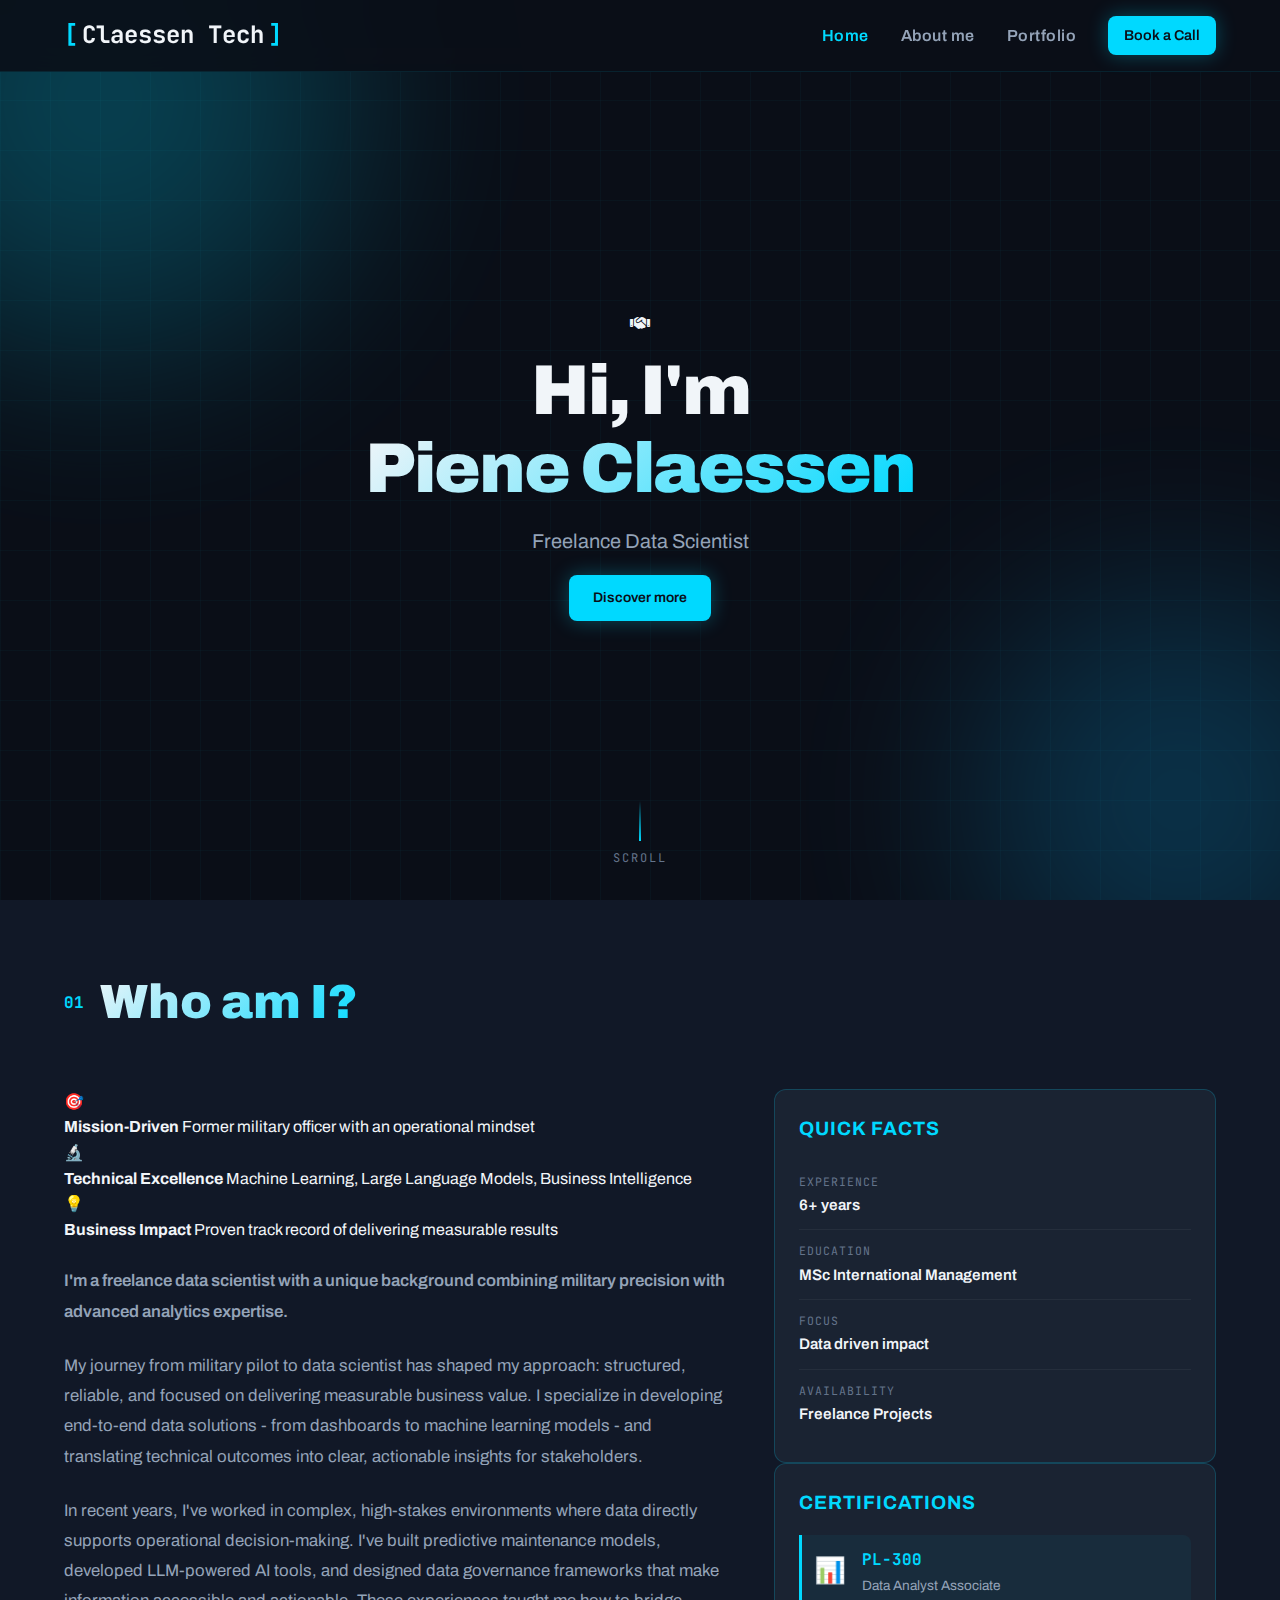
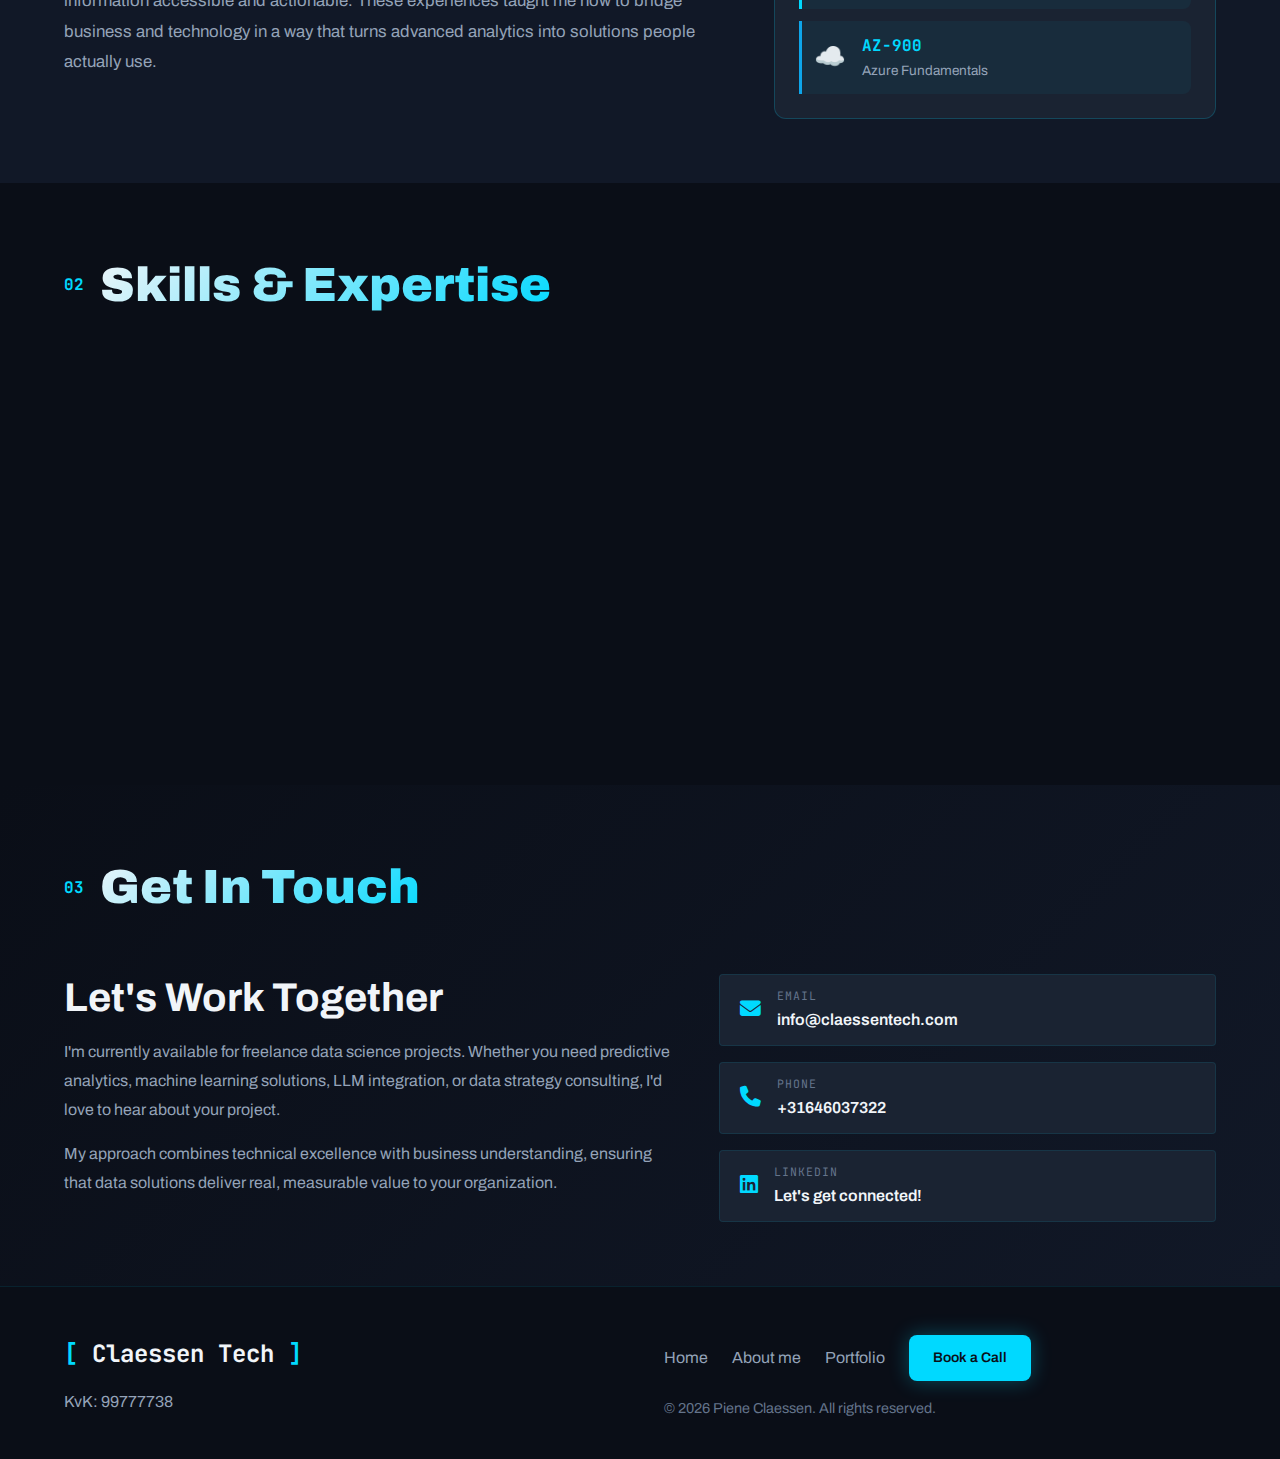
<file: index.html>
<!DOCTYPE html>
<html lang="en">
<link
  rel="stylesheet"
  href="https://cdnjs.cloudflare.com/ajax/libs/font-awesome/6.5.1/css/all.min.css"
/>
<head>
    <!-- Google tag (gtag.js) -->
    <script async src="https://www.googletagmanager.com/gtag/js?id=G-QYRHMS5PSE"></script>
    <script>
      window.dataLayer = window.dataLayer || [];
      function gtag(){dataLayer.push(arguments);}
      gtag('js', new Date());
      gtag('config', 'G-QYRHMS5PSE');
    </script>
    
    <meta charset="UTF-8">
    <meta name="viewport" content="width=device-width, initial-scale=1.0">
    <title>Piene Claessen | Freelance Data Scientist</title>
    <link rel="icon" type="image/png" href="images/favicon.png">
    <link rel="stylesheet" href="styles.css">
    <link rel="preconnect" href="https://fonts.googleapis.com">
    <link rel="preconnect" href="https://fonts.gstatic.com" crossorigin>
    <link href="https://fonts.googleapis.com/css2?family=JetBrains+Mono:wght@400;600;700&family=Archivo:wght@300;400;600;700;900&display=swap" rel="stylesheet">
</head>
<body id="top">
    <!-- Navigation -->
    <nav class="nav">
        <div class="nav-container">
            <a href="#top" class="nav-logo" style="text-decoration: none;">
                <span class="logo-bracket">[</span>
                <span class="logo-name">Claessen Tech</span>
                <span class="logo-bracket">]</span>
            </a>
            <div class="nav-links">
                <a href="index.html" class="nav-link nav-link-highlight">Home</a>
                <a href="aboutme.html" class="nav-link">About me</a>
                <a href="portfolio.html" class="nav-link">Portfolio</a>
                <a href="https://calendly.com/piene-claessentech/30min" target="_blank" class="btn btn-primary btn-nav" style="padding: 0.5rem 1rem; font-size: 0.9rem;">Book a Call</a>
            </div>
            <div class="nav-toggle">
                <span></span>
                <span></span>
                <span></span>
            </div>
        </div>
    </nav>

    <!-- Hero Section -->
    <section class="hero">
        <div class="hero-background">
            <div class="grid-overlay"></div>
            <div class="gradient-orb orb-1"></div>
            <div class="gradient-orb orb-2"></div>
        </div>

        <div class="hero-content">
            <!-- Handshake icon -->
            <div class="hero-icon">
                <i class="fa-solid fa-handshake"></i>
            </div>

            <!-- Title -->
            <h1 class="hero-title">
                Hi, I'm <strong>Piene Claessen</strong>
            </h1>

            <!-- Subtitle -->
            <p class="hero-description">
                Freelance Data Scientist
            </p>

            <!-- CTA -->
            <div class="hero-cta">
                <a href="#about" class="btn btn-primary">Discover more</a>
            </div>
        </div>

        <div class="scroll-indicator">
            <div class="scroll-line"></div>
            <div class="scroll-text">Scroll</div>
        </div>
    </section>

    <section id="about" class="about">
        <div class="container">
            <div class="section-header">
                <span class="section-number">01</span>
                <h2 class="section-title">Who am I?</h2>
            </div>
            <div class="about-content">
                <div class="about-text">
                    <div class="about-highlights">
                        <div class="highlight-item">
                            <div class="highlight-icon">🎯</div>
                            <div class="highlight-text">
                                <strong>Mission-Driven</strong>
                                <span>Former military officer with an operational mindset</span>
                            </div>
                        </div>
                        <div class="highlight-item">
                            <div class="highlight-icon">🔬</div>
                            <div class="highlight-text">
                                <strong>Technical Excellence</strong>
                                <span>Machine Learning, Large Language Models, Business Intelligence </span>
                            </div>
                        </div>
                        <div class="highlight-item">
                            <div class="highlight-icon">💡</div>
                            <div class="highlight-text">
                                <strong>Business Impact</strong>
                                <span>Proven track record of delivering measurable results</span>
                            </div>
                        </div>
                    </div>
                    <p class="lead-text">
                        I'm a freelance data scientist with a unique background combining military precision with advanced analytics expertise.
                    </p>
                    <p>
                        My journey from military pilot to data scientist has shaped my approach: structured, reliable, and focused on delivering measurable business value. I specialize in developing end-to-end data solutions - from dashboards to machine learning models - and translating technical outcomes into clear, actionable insights for stakeholders.
                    </p>
                    <p>
                        In recent years, I've worked in complex, high‑stakes environments where data directly supports operational decision‑making. I've built predictive maintenance models, developed LLM‑powered AI tools, and designed data governance frameworks that make information accessible and actionable. These experiences taught me how to bridge business and technology in a way that turns advanced analytics into solutions people actually use.
                    </p>
                </div>
                <div class="about-sidebar">
                    <div class="info-card">
                        <h3>Quick Facts</h3>
                        <ul class="info-list">
                            <li>
                                <span class="info-label">Experience</span>
                                <span class="info-value">6+ years</span>
                            </li>
                            <li>
                                <span class="info-label">Education</span>
                                <span class="info-value">MSc International Management</span>
                            </li>
                            <li>
                                <span class="info-label">Focus</span>
                                <span class="info-value">Data driven impact</span>
                            </li>
                            <li>
                                <span class="info-label">Availability</span>
                                <span class="info-value">Freelance Projects</span>
                            </li>
                        </ul>
                    </div>
                    <div class="info-card">
                        <h3>Certifications</h3>
                        <div class="cert-badge">
                            <div class="cert-icon">📊</div>
                            <div class="cert-text">
                                <div class="cert-name">PL-300</div>
                                <div class="cert-desc">Data Analyst Associate</div>
                            </div>
                        </div>
                        <div class="cert-badge">
                            <div class="cert-icon">☁️</div>
                            <div class="cert-text">
                                <div class="cert-name">AZ-900</div>
                                <div class="cert-desc">Azure Fundamentals</div>
                            </div>
                        </div>
                    </div>
                </div>
            </div>
        </div>
    </section>

    <!-- Skills Section -->
    <section id="skills" class="skills">
        <div class="container">
            <div class="section-header">
                <span class="section-number">02</span>
                <h2 class="section-title">Skills & Expertise</h2>
            </div>
            
            <div class="skills-container">
                <!-- Programming -->
                <div class="skill-category">
                    <div class="category-title">
                        <span class="category-icon">&lt;/&gt;</span>
                        <h3>Programming</h3>
                    </div>
                    <div class="skills-list">
                        <div class="skill-chip">Python</div>
                        <div class="skill-chip">SQL</div>
                        <div class="skill-chip">PostgreSQL</div>
                        <div class="skill-chip">Version control/Git</div>
                        <div class="skill-chip">Docker</div>
                    </div>
                </div>

                <!-- Machine Learning -->
                <div class="skill-category">
                    <div class="category-title">
                        <span class="category-icon">🤖</span>
                        <h3>Machine Learning</h3>
                    </div>
                    <div class="skills-list">
                        <div class="skill-chip">Supervised Learning</div>
                        <div class="skill-chip">Unsupervised Learning</div>
                        <div class="skill-chip">Feature Engineering</div>
                        <div class="skill-chip">Hyperparameter Tuning</div>
                        <div class="skill-chip">Model Evaluation</div>
                        <div class="skill-chip">Model Deployment</div>
                    </div>
                </div>

                <!-- LLMs & AI -->
                <div class="skill-category">
                    <div class="category-title">
                        <span class="category-icon">🧠</span>
                        <h3>LLMs & AI</h3>
                    </div>
                    <div class="skills-list">
                        <div class="skill-chip">RAG Pipelines</div>
                        <div class="skill-chip">LangChain</div>
                        <div class="skill-chip">HuggingFace</div>
                        <div class="skill-chip">Prompt Engineering</div>
                        <div class="skill-chip">OpenAI API</div>
                    </div>
                </div>

                <!-- Visualization -->
                <div class="skill-category">
                    <div class="category-title">
                        <span class="category-icon">📈</span>
                        <h3>Visualization</h3>
                    </div>
                    <div class="skills-list">
                        <div class="skill-chip">Power BI</div>
                        <div class="skill-chip">Matplotlib</div>
                        <div class="skill-chip">Plotly</div>
                        <div class="skill-chip">Seaborn</div>
                    </div>
                </div>
            </div>
        </div>
    </section>

    <!-- Contact Section -->
    <section id="contact" class="contact">
        <div class="container">
            <div class="section-header">
                <span class="section-number">03</span>
                <h2 class="section-title">Get In Touch</h2>
            </div>
            
            <div class="contact-content">
                <div class="contact-text">
                    <h3>Let's Work Together</h3>
                    <p>
                        I'm currently available for freelance data science projects. Whether you need predictive analytics, 
                        machine learning solutions, LLM integration, or data strategy consulting, I'd love to hear about your project.
                    </p>
                    <p>
                        My approach combines technical excellence with business understanding, ensuring that data solutions 
                        deliver real, measurable value to your organization.
                    </p>
                </div>
                
                <div class="contact-methods">
                    <a href="mailto:info@claessentech.com" class="contact-card">
                        <div class="contact-icon">
                            <i class="fa-solid fa-envelope"></i>
                        </div>
                        <div class="contact-info">
                            <div class="contact-label">Email</div>
                            <div class="contact-value">info@claessentech.com</div>
                        </div>
                    </a>
                    
                    <a href="tel:+31646037322" class="contact-card">
                        <div class="contact-icon">
                            <i class="fa-solid fa-phone"></i>
                        </div>
                        <div class="contact-info">
                            <div class="contact-label">Phone</div>
                            <div class="contact-value">+31646037322</div>
                        </div>
                    </a>
                    
                    <a href="https://www.linkedin.com/in/piene-claessen/" target="_blank" class="contact-card">
                        <div class="contact-icon">
                            <i class="fa-brands fa-linkedin"></i>
                        </div>
                        <div class="contact-info">
                            <div class="contact-label">LinkedIn</div>
                            <div class="contact-value">Let's get connected!</div>
                        </div>
                    </a>
                </div>
            </div>
        </div>
    </section>

    <!-- Footer -->
    <footer class="footer">
        <div class="container">
            <div class="footer-content">
                <div class="footer-left">
                    <a href="#top" class="footer-logo" style="text-decoration: none;">
                        <span class="logo-bracket">[</span>
                        <span class="logo-name">Claessen Tech</span>
                        <span class="logo-bracket">]</span>
                    </a>
                    <p class="footer-left">KvK: 99777738</p>
                </div>
                <div class="footer-right">
                    <div class="footer-links">
                        <a href="index.html">Home</a>                        
                        <a href="aboutme.html">About me</a>
                        <a href="portfolio.html">Portfolio</a>
                        <a href="https://calendly.com/piene-claessentech/30min" target="_blank" class="btn btn-primary btn-footer">Book a Call</a>
                    </div>
                    <div class="footer-bottom">
                        <p>&copy; 2026 Piene Claessen. All rights reserved.</p>
                    </div>
                </div>
            </div>
        </div>
    </footer>


    <script src="script.js"></script>
</body>
</html>
</file>
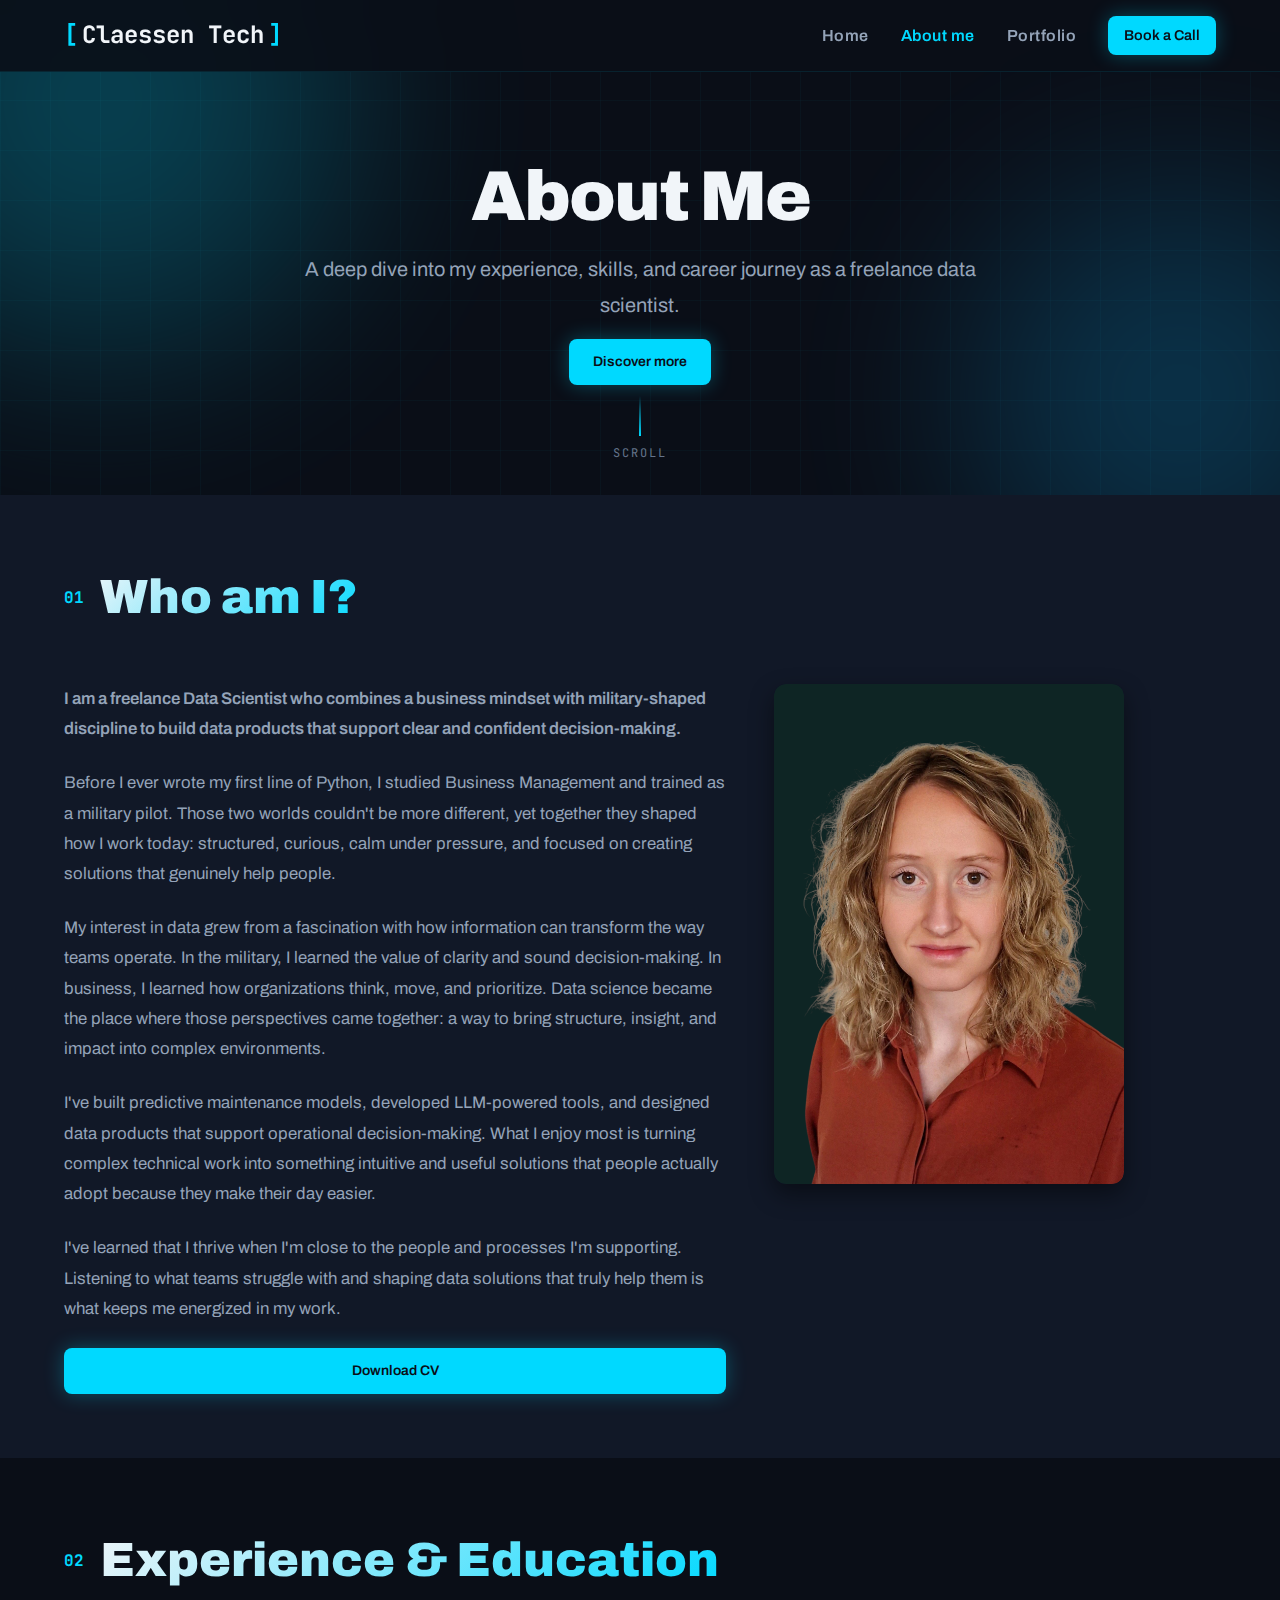
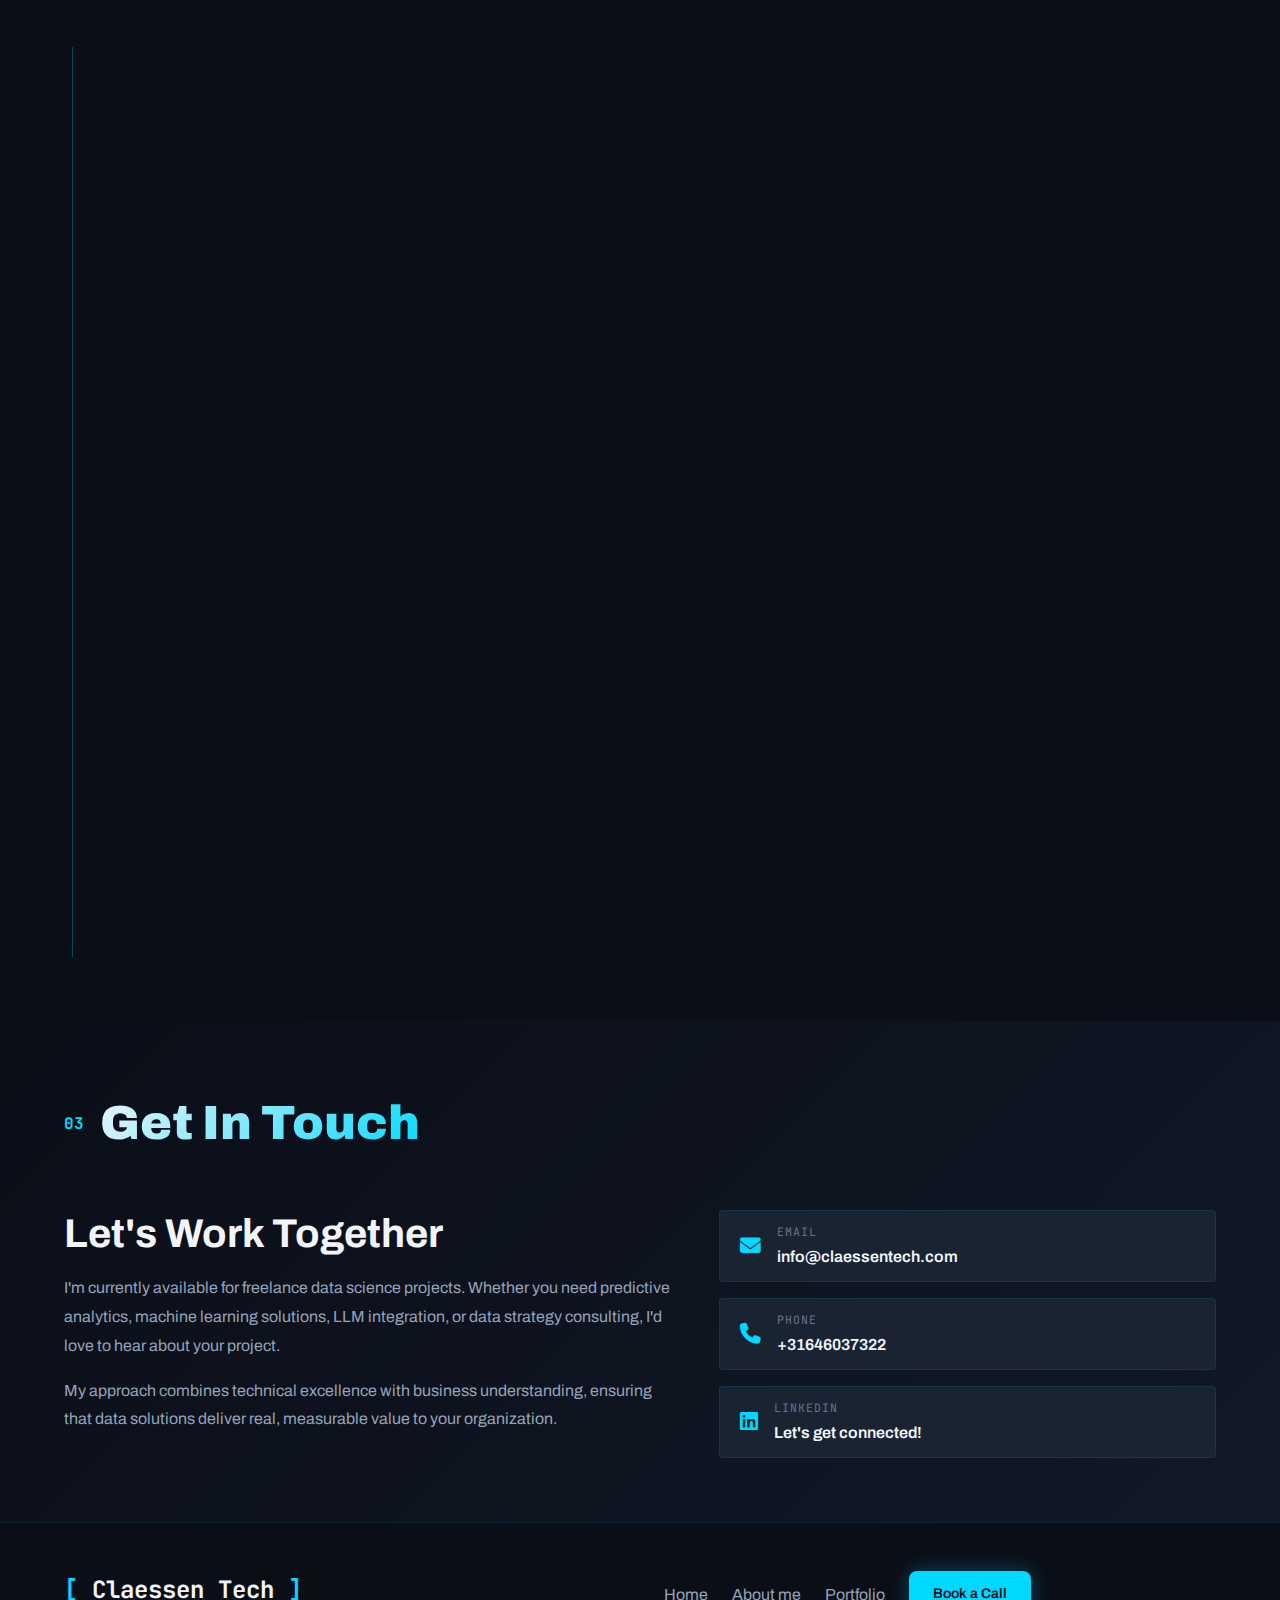
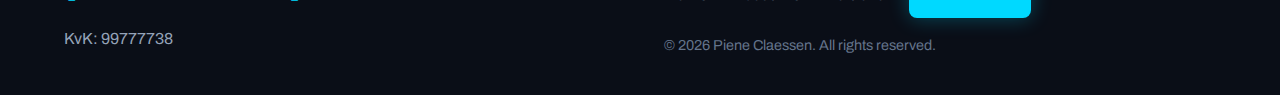
<file: aboutme.html>
<!DOCTYPE html>
<html lang="en">
<link
  rel="stylesheet"
  href="https://cdnjs.cloudflare.com/ajax/libs/font-awesome/6.5.1/css/all.min.css"
/>
<head>
    <!-- Google tag (gtag.js) -->
    <script async src="https://www.googletagmanager.com/gtag/js?id=G-QYRHMS5PSE"></script>
    <script>
      window.dataLayer = window.dataLayer || [];
      function gtag(){dataLayer.push(arguments);}
      gtag('js', new Date());
      gtag('config', 'G-QYRHMS5PSE');
    </script>
    
    <meta charset="UTF-8">
    <meta name="viewport" content="width=device-width, initial-scale=1.0">
    <title>About Me | Piene Claessen</title>
    <link rel="icon" type="image/png" href="images/favicon.png">
    <link rel="stylesheet" href="styles.css">
    <link rel="preconnect" href="https://fonts.googleapis.com">
    <link rel="preconnect" href="https://fonts.gstatic.com" crossorigin>
    <link href="https://fonts.googleapis.com/css2?family=JetBrains+Mono:wght@400;600;700&family=Archivo:wght@300;400;600;700;900&display=swap" rel="stylesheet">
</head>
<body>
    <!-- Navigation -->
    <nav class="nav">
        <div class="nav-container">
            <a href="index.html#top" class="nav-logo" style="text-decoration: none;">
                <span class="logo-bracket">[</span>
                <span class="logo-name">Claessen Tech</span>
                <span class="logo-bracket">]</span>
            </a>
            <div class="nav-links">
                <a href="index.html" class="nav-link">Home</a>
                <a href="aboutme.html" class="nav-link nav-link-highlight">About me</a>
                <a href="portfolio.html" class="nav-link">Portfolio</a>
                <a href="https://calendly.com/piene-claessentech/30min" target="_blank" class="btn btn-primary btn-nav" style="padding: 0.5rem 1rem; font-size: 0.9rem;">Book a Call</a>
            </div>
            <div class="nav-toggle">
                <span></span>
                <span></span>
                <span></span>
            </div>
        </div>
    </nav>

    <!-- Hero / Intro Section -->
    <section class="hero hero-no-icon" id="home">
        <div class="hero-background">
            <div class="grid-overlay"></div>
            <div class="gradient-orb orb-1"></div>
            <div class="gradient-orb orb-2"></div>
        </div>
        <div class="hero-content">
            <h1 class="hero-title">About Me</h1>
            <p class="hero-description">A deep dive into my experience, skills, and career journey as a freelance data scientist.</p>
            <!-- CTA Button -->
            <div class="hero-cta">
                <a href="#about" class="btn btn-primary">Discover more</a>
            </div>
        </div>

        <!-- Scroll Indicator -->
        <div class="scroll-indicator">
            <div class="scroll-line"></div>
            <div class="scroll-text">Scroll</div>
        </div>
    </section>

     <!-- About Me Section -->
    <section id="about" class="about">
        <div class="container">
            <div class="section-header">
                <span class="section-number">01</span>
                <h2 class="section-title">Who am I?</h2>
            </div>

            <div class="about-content">
                <!-- Text Block -->
                <div class="about-text">
                    <p class="lead-text">
                        I am a freelance Data Scientist who combines a business mindset with military‑shaped discipline to build data products that support clear and confident decision‑making.
                    </p>

                    <p>
                        Before I ever wrote my first line of Python, I studied Business Management and trained as a military pilot. Those two worlds couldn't be more different, yet together they shaped how I work today: structured, curious, calm under pressure, and focused on creating solutions that genuinely help people.
                    </p>

                    <p>
                        My interest in data grew from a fascination with how information can transform the way teams operate. In the military, I learned the value of clarity and sound decision‑making. In business, I learned how organizations think, move, and prioritize. Data science became the place where those perspectives came together: a way to bring structure, insight, and impact into complex environments.
                    </p>

                    <p>
                        I've built predictive maintenance models, developed LLM‑powered tools, and designed data products that support operational decision‑making. What I enjoy most is turning complex technical work into something intuitive and useful solutions that people actually adopt because they make their day easier.
                    </p>

                    <p>
                        I've learned that I thrive when I'm close to the people and processes I'm supporting. Listening to what teams struggle with and shaping data solutions that truly help them is what keeps me energized in my work.
                    </p>
           
                    <a href="images/CV_Piene_Claessen.pdf" class="btn btn-primary" download>Download CV</a>
                </div>

                <!-- Profile Photo -->
                <div class="about-sidebar">
                    <div class="profile-photo">
                        <img src="images/profielfoto.png" alt="Piene Claessen">
                    </div>
                </div>
            </div>
        </div>
    </section>

    <!-- Combined Experience & Education Timeline -->
    <section class="experience" id="experience">
        <div class="container">
            <div class="section-header">
                <span class="section-number">02</span>
                <h2 class="section-title">Experience & Education</h2>
            </div>
            
            <div class="timeline-wrapper">
                <div class="timeline-line"></div>
                
                <!-- Work Experience -->
                <div class="timeline-item" data-aos="fade-up">
                    <div class="timeline-marker"></div>
                    <div class="timeline-header">
                        <h3 class="timeline-title">
                            <span class="timeline-icon">🤖</span>
                            Data Scientist
                        </h3>
                        <div class="timeline-date">April 2024 - Present</div>
                    </div>
                    <div class="timeline-company">Royal Netherlands Air and Space Force</div>
                    <p class="timeline-description">
                        Developed predictive maintenance models, AI agents, and analytical solutions as part of the Digital Transformation program, improving operational efficiency and decision‑making across the Air and Space Force.
                    </p>
                    <div class="timeline-tags">
                        <span class="tag">Python</span>
                        <span class="tag">Machine Learning</span>
                        <span class="tag">LLMs</span>
                        <span class="tag">AI Agents</span>
                        <span class="tag">Predictive maintenance</span>
                        <span class="tag">SQL</span>
                        <span class="tag">Docker</span>
                        <span class="tag">Azure</span>
                        <span class="tag">Git</span>
                        <span class="tag">Leadership</span>

                    </div>
                </div>

                <div class="timeline-item" data-aos="fade-up">
                    <div class="timeline-marker"></div>
                    <div class="timeline-header">
                        <h3 class="timeline-title">
                            <span class="timeline-icon">📊</span>
                            Data Analyst
                        </h3>
                        <div class="timeline-date">March 2022 - April 2024</div>
                    </div>
                    <div class="timeline-company">Royal Netherlands Air and Space Force</div>
                    <p class="timeline-description">
                        Led analytics initiatives, built Air Force‑wide data governance frameworks, and delivered data literacy training to senior officers, while also developing dashboards and hands‑on analytical solutions to enable faster, more reliable decision‑making.                    </p>
                    <div class="timeline-tags">
                        <span class="tag">Python</span>
                        <span class="tag">Power BI</span>
                        <span class="tag">Data Governance</span>
                        <span class="tag">DAMA-DMBOK</span>
                        <span class="tag">Data Literacy</span>
                        <span class="tag">Microsoft Excel</span>
                        <span class="tag">Microsoft Sharepoint</span>
                        <span class="tag">Leadership</span>

                    </div>
                </div>

                <div class="timeline-item" data-aos="fade-up">
                    <div class="timeline-marker"></div>
                    <div class="timeline-header">
                        <h3 class="timeline-title">
                            <span class="timeline-icon">✈️</span>
                            Military Pilot Trainee
                        </h3>
                        <div class="timeline-date">September 2019 - March 2022</div>
                    </div>
                    <div class="timeline-company">Royal Netherlands Air and Space Force</div>
                    <p class="timeline-description">
                        Completed officer training at the Royal Military Academy (KMA), obtained frozen ATPL, 
                        and logged 30 flight hours on Pilatus PC-7.
                    </p>
                    <div class="timeline-tags">
                        <span class="tag">Leadership</span>
                        <span class="tag">ATPL</span>
                        <span class="tag">PC-7</span>
                        <span class="tag">Operational Mindset</span>
                    </div>
                </div>

                <div class="timeline-item" data-aos="fade-up">
                    <div class="timeline-marker"></div>
                    <div class="timeline-header">
                        <h3 class="timeline-title">
                            <span class="timeline-icon">📊</span>
                            Data Analyst
                        </h3>
                        <div class="timeline-date">January 2018 - August 2019</div>
                    </div>
                    <div class="timeline-company">IRI</div>
                    <p class="timeline-description">
                        Built and maintained FMCG databases for UK clients, improving data accuracy and enabling efficient access to product information across teams.                    </p>
                    <div class="timeline-tags">
                        <span class="tag">Python</span>
                        <span class="tag">SQL</span>
                        <span class="tag">ETL</span>
                        <span class="tag">Data Quality</span>
                        <span class="tag">Data Modeling</span>
                        <span class="tag">Databases</span>
                        <span class="tag">FMCG</span>
                    </div>
                </div>

                <!-- Education -->
                <div class="timeline-item" data-aos="fade-up">
                    <div class="timeline-marker"></div>
                    <div class="timeline-header">
                        <h3 class="timeline-title">
                            <span class="timeline-icon">🎓</span>
                            MSc International Management
                        </h3>
                        <div class="timeline-date">September 2016 - January 2018</div>
                    </div>
                    <div class="timeline-company">Tilburg University</div>
                    <p class="timeline-description">
                        Specialized in strategic management and international business, with a strong focus on data‑driven decision‑making and digital transformation.
                    </p>
                    <div class="timeline-tags">
                        <span class="tag">Strategy</span>
                        <span class="tag">Statistics</span>
                        <span class="tag">Analytics</span>
                        <span class="tag">Digital Transformation</span>
                        <span class="tag">International Business</span>
                        <span class="tag">Leadership</span>
                        <span class="tag">Management</span>
                    </div>
                </div>

                <div class="timeline-item" data-aos="fade-up">
                    <div class="timeline-marker"></div>
                    <div class="timeline-header">
                        <h3 class="timeline-title">
                            <span class="timeline-icon">🎓</span>
                            BSc Business Analytics
                        </h3>
                        <div class="timeline-date">September 2012 - June 2016</div>
                    </div>
                    <div class="timeline-company">Fontys University of Applied Sciences</div>
                    <p class="timeline-description">
                        Broad business administration degree with courses in marketing, finance, operations, and management, developing strong analytical, organizational, and problem‑solving skills.
                    </p>
                    <div class="timeline-tags">
                        <span class="tag">Business Administration</span>
                        <span class="tag">Management</span>
                        <span class="tag">Statistics</span>
                        <span class="tag">Marketing</span>
                        <span class="tag">Finance</span>
                        <span class="tag">Operations</span>
                    </div>
                </div>
            </div>
        </div>
    </section>

    <!-- Contact Section -->
    <section id="contact" class="contact">
        <div class="container">
            <div class="section-header">
                <span class="section-number">03</span>
                <h2 class="section-title">Get In Touch</h2>
            </div>
            
            <div class="contact-content">
                <div class="contact-text">
                    <h3>Let's Work Together</h3>
                    <p>
                        I'm currently available for freelance data science projects. Whether you need predictive analytics, 
                        machine learning solutions, LLM integration, or data strategy consulting, I'd love to hear about your project.
                    </p>
                    <p>
                        My approach combines technical excellence with business understanding, ensuring that data solutions 
                        deliver real, measurable value to your organization.
                    </p>
                </div>
                
                <div class="contact-methods">
                    <a href="mailto:info@claessentech.com" class="contact-card">
                        <div class="contact-icon">
                            <i class="fa-solid fa-envelope"></i>
                        </div>
                        <div class="contact-info">
                            <div class="contact-label">Email</div>
                            <div class="contact-value">info@claessentech.com</div>
                        </div>
                    </a>
                    
                    <a href="tel:+31646037322" class="contact-card">
                        <div class="contact-icon">
                            <i class="fa-solid fa-phone"></i>
                        </div>
                        <div class="contact-info">
                            <div class="contact-label">Phone</div>
                            <div class="contact-value">+31646037322</div>
                        </div>
                    </a>
                    
                    <a href="https://www.linkedin.com/in/piene-claessen/" target="_blank" class="contact-card">
                        <div class="contact-icon">
                            <i class="fa-brands fa-linkedin"></i>
                        </div>
                        <div class="contact-info">
                            <div class="contact-label">LinkedIn</div>
                            <div class="contact-value">Let's get connected!</div>
                        </div>
                    </a>
                </div>
            </div>
        </div>
    </section>

    <!-- Footer -->
    <footer class="footer">
        <div class="container">
            <div class="footer-content">
                <div class="footer-left">
                    <a href="index.html#top" class="footer-logo" style="text-decoration: none;">
                        <span class="logo-bracket">[</span>
                        <span class="logo-name">Claessen Tech</span>
                        <span class="logo-bracket">]</span>
                    </a>
                    <p class="footer-left">KvK: 99777738</p>
                </div>
                <div class="footer-right">
                    <div class="footer-links">
                        <a href="index.html">Home</a>
                        <a href="aboutme.html">About me</a>
                        <a href="portfolio.html">Portfolio</a>
                        <a href="https://calendly.com/piene-claessentech/30min" target="_blank" class="btn btn-primary btn-footer">Book a Call</a>
                    </div>
                    <div class="footer-bottom">
                        <p>&copy; 2026 Piene Claessen. All rights reserved.</p>
                    </div>
                </div>
            </div>
        </div>
    </footer>
    
    <script src="script.js"></script>
</body>
</html>
</file>
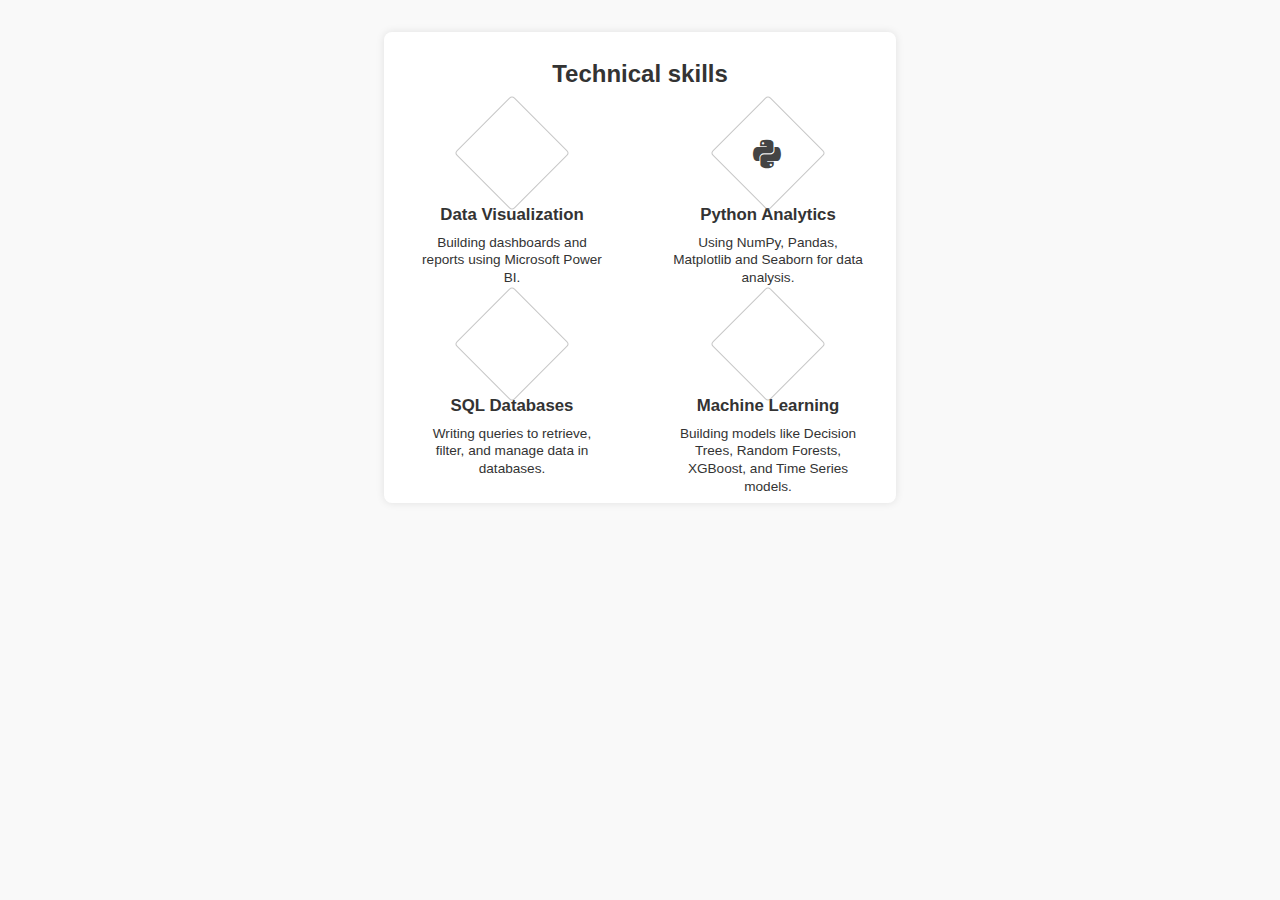
<file: test.html>
<!DOCTYPE html>
<html lang="en">
<head>
<meta charset="UTF-8" />
<meta name="viewport" content="width=device-width, initial-scale=1" />
<title>Technical Skills Section - Compact 2x2 Grid</title>

<!-- Font Awesome 6 CDN -->
<link
  rel="stylesheet"
  href="https://cdnjs.cloudflare.com/ajax/libs/font-awesome/6.4.0/css/all.min.css"
/>

<style>
  /* Basic Reset */
  body {
    font-family: Arial, sans-serif;
    background: #f9f9f9;
    margin: 2em;
    color: #333;
  }

  /* Container */
  .container {
    max-width: 30em; /* smaller width */
    margin: 0 auto;
    padding: 0.5em 1em;
    background: #fff;
    border-radius: 8px;
    box-shadow: 0 0 8px rgba(0,0,0,0.1);
  }

  /* Section Title */
  header.major h2 {
    text-align: center;
    margin-bottom: 1em;
    font-weight: 600;
  }

  /* 2x2 Grid */
  ul.major-icons {
    display: grid;
    grid-template-columns: repeat(2, 1fr);
    gap: 1em 2em;
    list-style: none;
    padding: 0;
    margin: 0;
  }

  ul.major-icons li {
    display: flex;
    flex-direction: column;
    align-items: center;
    text-align: center;
  }

  /* Icon diamond */
  ul.major-icons li .icon {
    transform: rotate(45deg);
    border-radius: 4px;
    border: 1px solid rgba(144, 144, 144, 0.5);
    height: 5em;
    width: 5em;
    line-height: 5em;
    margin-bottom: 0.4em;
    display: inline-block;
    color: #444;
  }

  ul.major-icons li .icon:before {
    display: inline-block;
    transform: rotate(-45deg);
    line-height: inherit;
    font-size: 2em;
  }

  /* Brand icons (Font Awesome brands) */
  ul.major-icons li .icon.fab:before {
    font-family: "Font Awesome 6 Brands" !important;
    line-height: 1 !important;
    position: relative;
    top: 0.25em;
    left: 0;
  }

  ul.major-icons li h3 {
    margin: 0.3em 0 0.5em;
    font-size: 1.05em;
    font-weight: 600;
  }

  ul.major-icons li p {
    margin: 0;
    font-size: 0.85em;
    line-height: 1.3;
    max-width: 14em;
  }

  /* Responsive: stack on small screens */
  @media (max-width: 480px) {
    .container {
      max-width: 100%;
      padding: 1em;
    }

    ul.major-icons {
      grid-template-columns: 1fr;
      gap: 1.5em;
    }

    ul.major-icons li p {
      max-width: 100%;
    }
  }
</style>
</head>
<body>

<section id="two" class="main style2">
  <div class="container">
    <header class="major">
      <h2>Technical skills</h2>
    </header>
    <ul class="major-icons">
      <li>
        <span class="icon solid fa-chart-line"></span>
        <h3>Data Visualization</h3>
        <p>Building dashboards and reports using Microsoft Power BI.</p>
      </li>
      <li>
        <span class="icon fab fa-python"></span>
        <h3>Python Analytics</h3>
        <p>Using NumPy, Pandas, Matplotlib and Seaborn for data analysis.</p>
      </li>
      <li>
        <span class="icon solid fa-database"></span>
        <h3>SQL Databases</h3>
        <p>Writing queries to retrieve, filter, and manage data in databases.</p>
      </li>
      <li>
        <span class="icon solid fa-brain"></span>
        <h3>Machine Learning</h3>
        <p>Building models like Decision Trees, Random Forests, XGBoost, and Time Series models.</p>
      </li>
    </ul>
  </div>
</section>

</body>
</html>
</file>
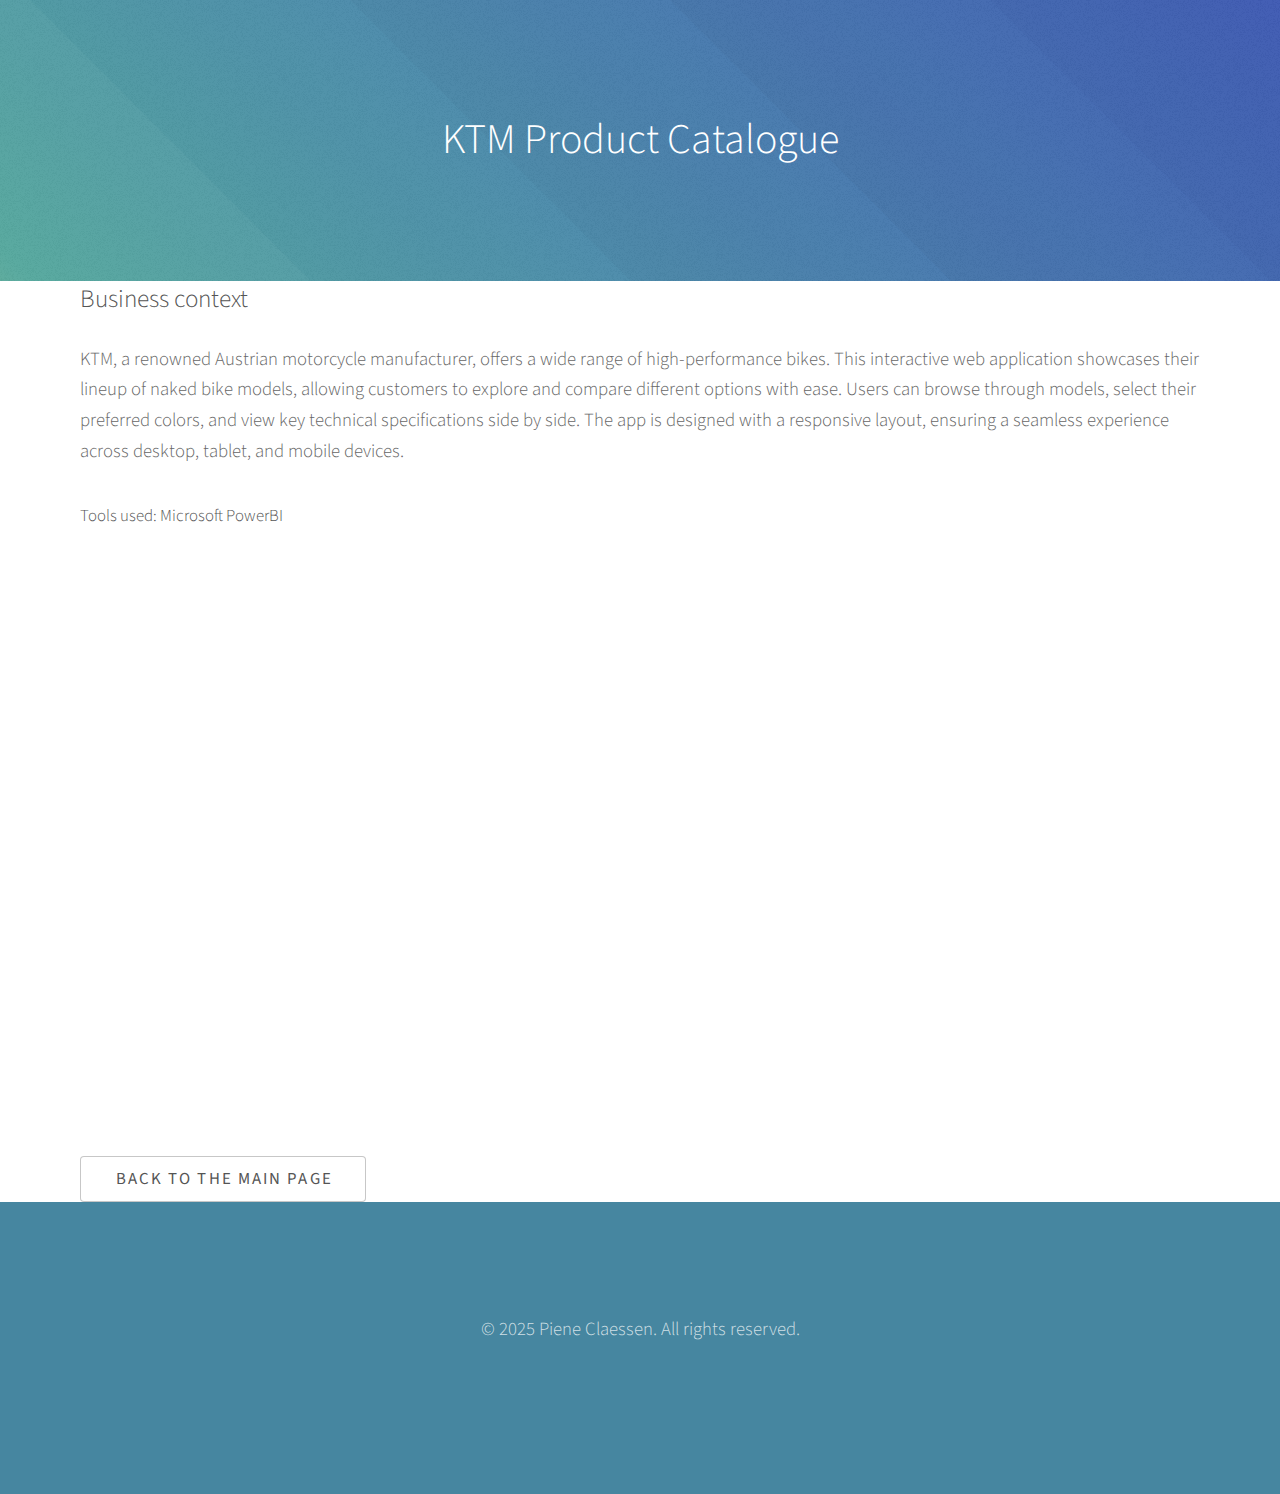
<file: projects/ktm.html>
<!DOCTYPE html>
<html lang="en">
<head>
  <meta charset="UTF-8" />
  <title>KTM Product Cataglogue</title>
  <link rel="stylesheet" href="../assets/css/main.css" /> <!-- or your CSS path -->
</head>
<body class = "hospital-page">
  <header id="header">
    <h1>KTM Product Catalogue</h1>
  </header>
  <section id="main">   
    <div class="container">
      <h3>Business context</h3>
      <p>KTM, a renowned Austrian motorcycle manufacturer, offers a wide range of high-performance bikes. This interactive web application showcases their lineup of naked bike models, allowing customers to explore and compare different options with ease. Users can browse through models, select their preferred colors, and view key technical specifications side by side. The app is designed with a responsive layout, ensuring a seamless experience across desktop, tablet, and mobile devices.</p>
      <h5 class="tools-used">Tools used: Microsoft PowerBI</h5>

      <!-- 👇 Add Power BI Report here -->
      <div style="text-align: center;">
        <!-- Embed the Power BI iframe here -->
        <iframe title="KTM motors" width="1000" height="600"
          src="https://app.powerbi.com/view?r=eyJrIjoiYzE1ZDhhZjItMjRhMS00ZWUxLWIyOGYtYzM4MGMxMGYxYjc0IiwidCI6ImViNjFmY2UzLTU0NmUtNDVjMC1iZGI5LWM2NDNjOTA1YjMzNyIsImMiOjl9"
          frameborder="0" allowFullScreen="true"></iframe>
      </div>
      <a href="../index.html#three" class="button">Back to the main page</a>
    </div>
  </section>
  <footer id="footer">
    <p>&copy; 2025 Piene Claessen. All rights reserved.</p>
  </footer>
</body>
</html>
</file>
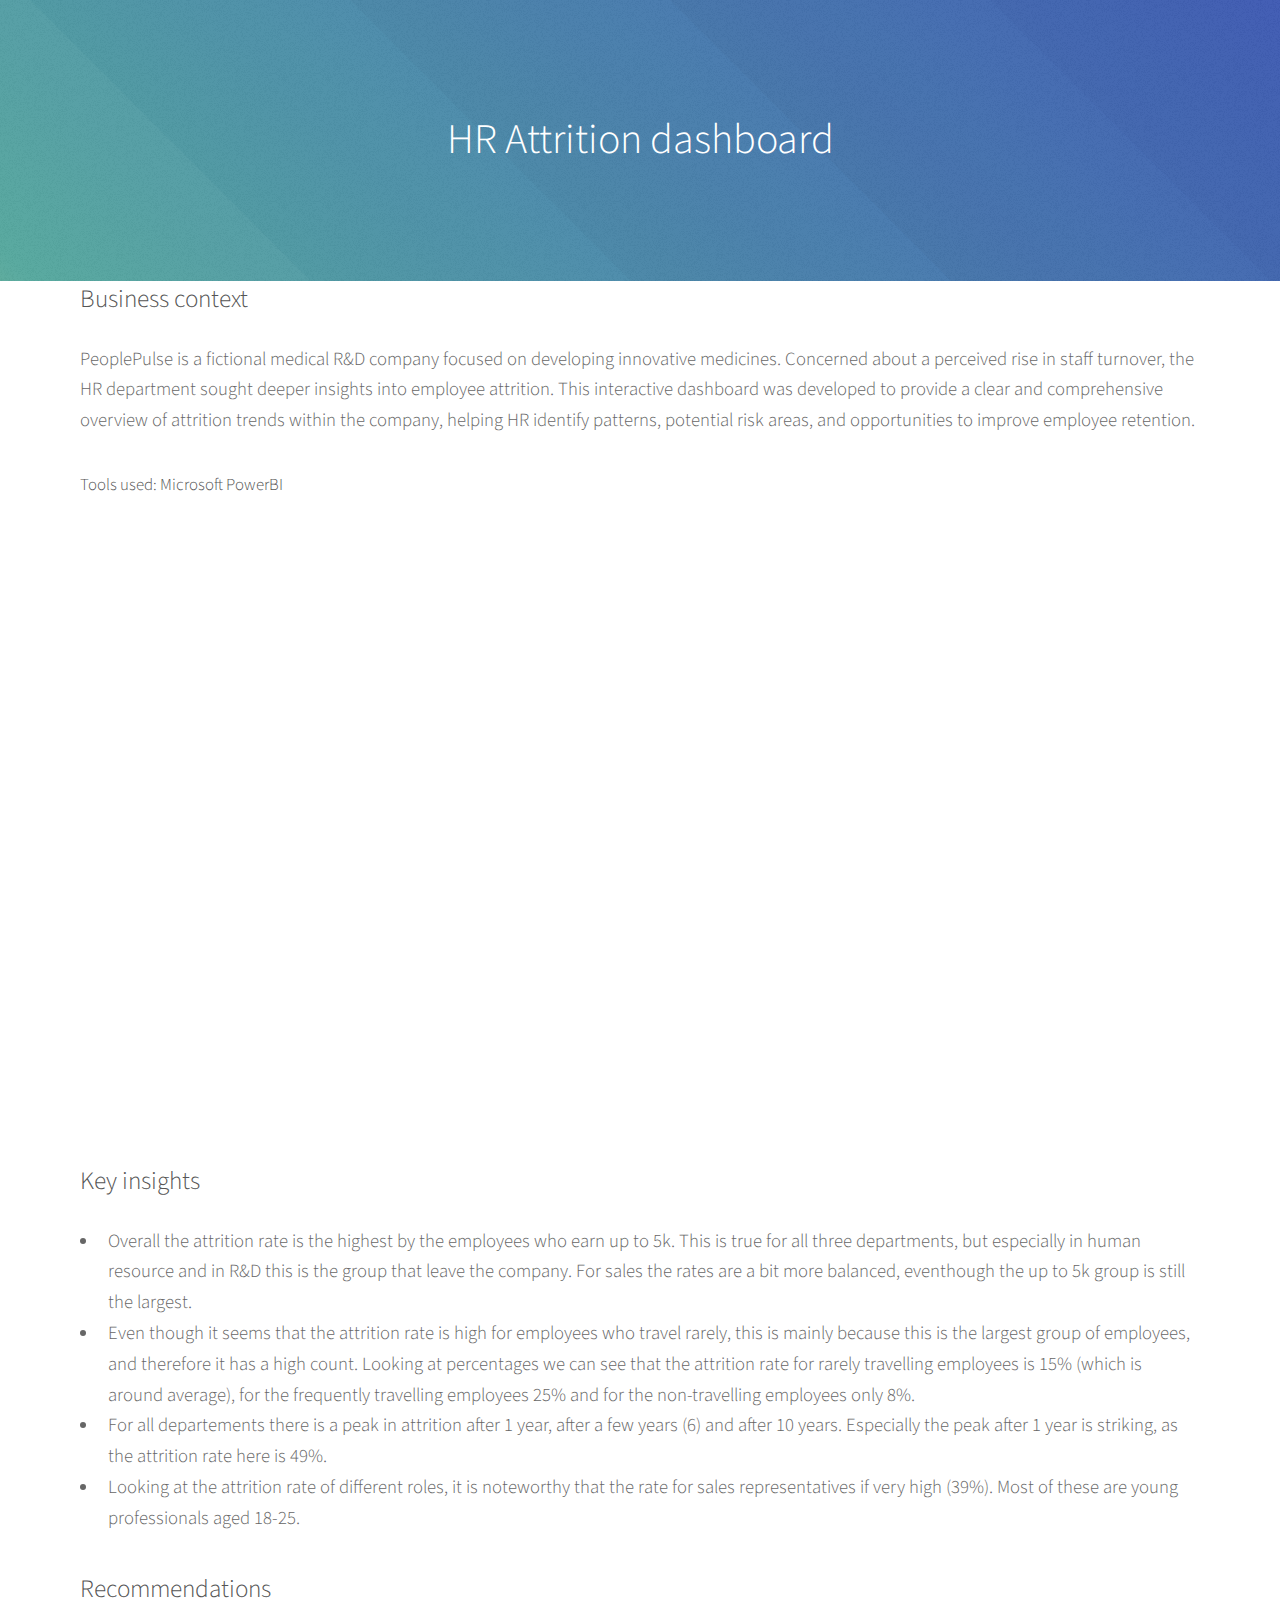
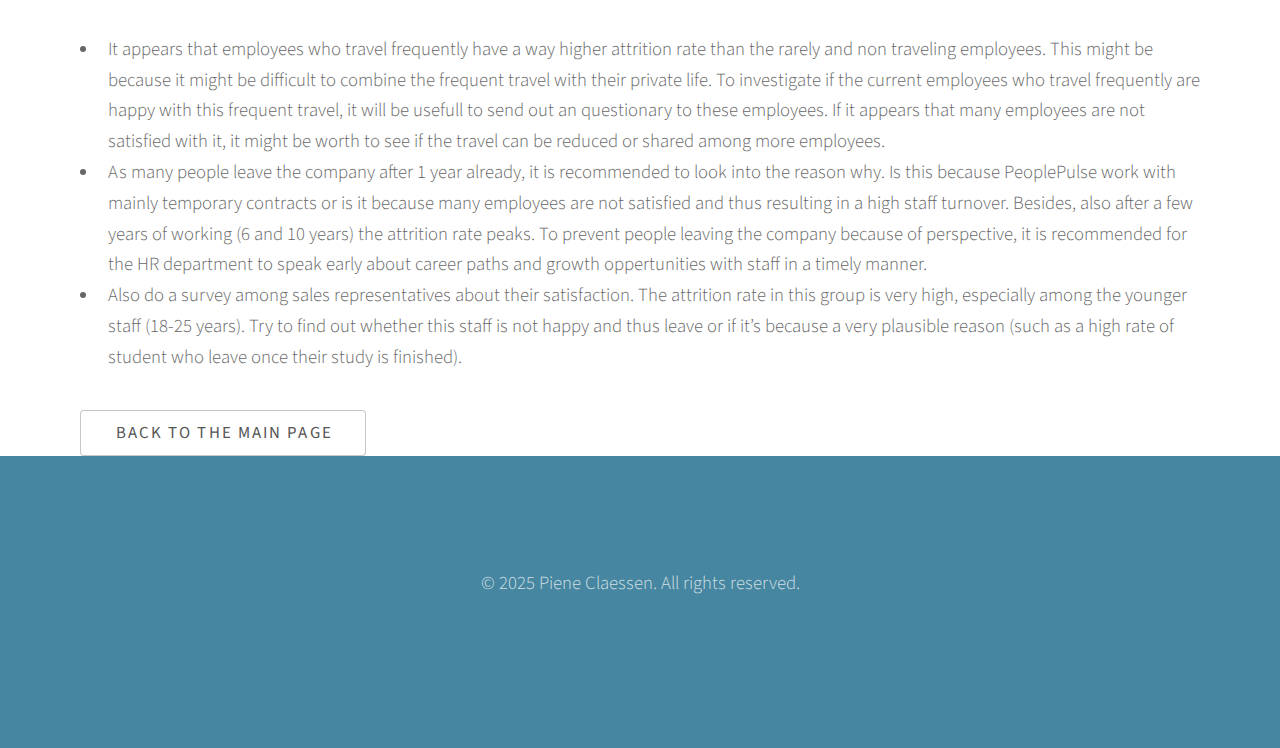
<file: projects/peoplepulse.html>
<!DOCTYPE html>
<html lang="en">
<head>
  <meta charset="UTF-8" />
  <title>HR Attrition dashboard</title>
  <link rel="stylesheet" href="../assets/css/main.css" /> <!-- or your CSS path -->
</head>
<body class = "hospital-page">
  <header id="header">
    <h1>HR Attrition dashboard</h1>
  </header>
  <section id="main">
    <div class="container">
      <h3>Business context</h3>
      <p>PeoplePulse is a fictional medical R&D company focused on developing innovative medicines. Concerned about a perceived rise in staff turnover, the HR department sought deeper insights into employee attrition. This interactive dashboard was developed to provide a clear and comprehensive overview of attrition trends within the company, helping HR identify patterns, potential risk areas, and opportunities to improve employee retention.</p>
      <h5 class="tools-used">Tools used: Microsoft PowerBI</h5>
      <!-- 👇 Add Power BI Report here -->
      <div style="text-align: center; margin-bottom: 2em">
        <!-- Embed the Power BI iframe here -->
        <iframe title="People Pulse Attrition Rate" width="1000" height="600"
          src="https://app.powerbi.com/view?r=eyJrIjoiYmUwNDM4NzQtZjZhZC00NTI2LTk1MWUtYTAxMzBiZTI3MTJiIiwidCI6ImViNjFmY2UzLTU0NmUtNDVjMC1iZGI5LWM2NDNjOTA1YjMzNyIsImMiOjl9"
          frameborder="0" allowFullScreen="true"></iframe>
      </div>
        
      <h3>Key insights</h3>
        <ul>
            <li>Overall the attrition rate is the highest by the employees who earn up to 5k. This is true for all three departments, but especially in human resource and in R&D this is the group that leave the company. For sales the rates are a bit more balanced, eventhough the up to 5k group is still the largest.</li>
            <li>Even though it seems that the attrition rate is high for employees who travel rarely, this is mainly because this is the largest group of employees, and therefore it has a high count. Looking at percentages we can see that the attrition rate for rarely travelling employees is 15% (which is around average), for the frequently travelling employees 25% and for the non-travelling employees only 8%. </li>
            <li>For all departements there is a peak in attrition after 1 year, after a few years (6) and after 10 years. Especially the peak after 1 year is striking, as the attrition rate here is 49%.</li>
            <li>Looking at the attrition rate of different roles, it is noteworthy that the rate for sales representatives if very high (39%). Most of these are young professionals aged 18-25. </li>
        </ul>

        <h3>Recommendations</h3>
        <ul>
            <li>It appears that employees who travel frequently have a way higher attrition rate than the rarely and non traveling employees. This might be because it might be difficult to combine the frequent travel with their private life. To investigate if the current employees who travel frequently are happy with this frequent travel, it will be usefull to send out an questionary to these employees. If it appears that many employees are not satisfied with it, it might be worth to see if the travel can be reduced or shared among more employees.</li>
            <li>As many people leave the company after 1 year already, it is recommended to look into the reason why. Is this because PeoplePulse work with mainly temporary contracts or is it because many employees are not satisfied and thus resulting in a high staff turnover. Besides, also after a few years of working (6 and 10 years) the attrition rate peaks. To prevent people leaving the company because of perspective, it is recommended for the HR department to speak early about career paths and growth oppertunities with staff in a timely manner. </li>
            <li>Also do a survey among sales representatives about their satisfaction. The attrition rate in this group is very high, especially among the younger staff (18-25 years). Try to find out whether this staff is not happy and thus leave or if it’s because a very plausible reason (such as a high rate of student who leave once their study is finished).</li>
        </ul>


        <a href="../index.html#three" class="button">Back to the main page</a>
    </div>
  </section>
</div>
</section>
  <footer id="footer">
    <p>&copy; 2025 Piene Claessen. All rights reserved.</p>
  </footer>
</body>
</html>
</file>
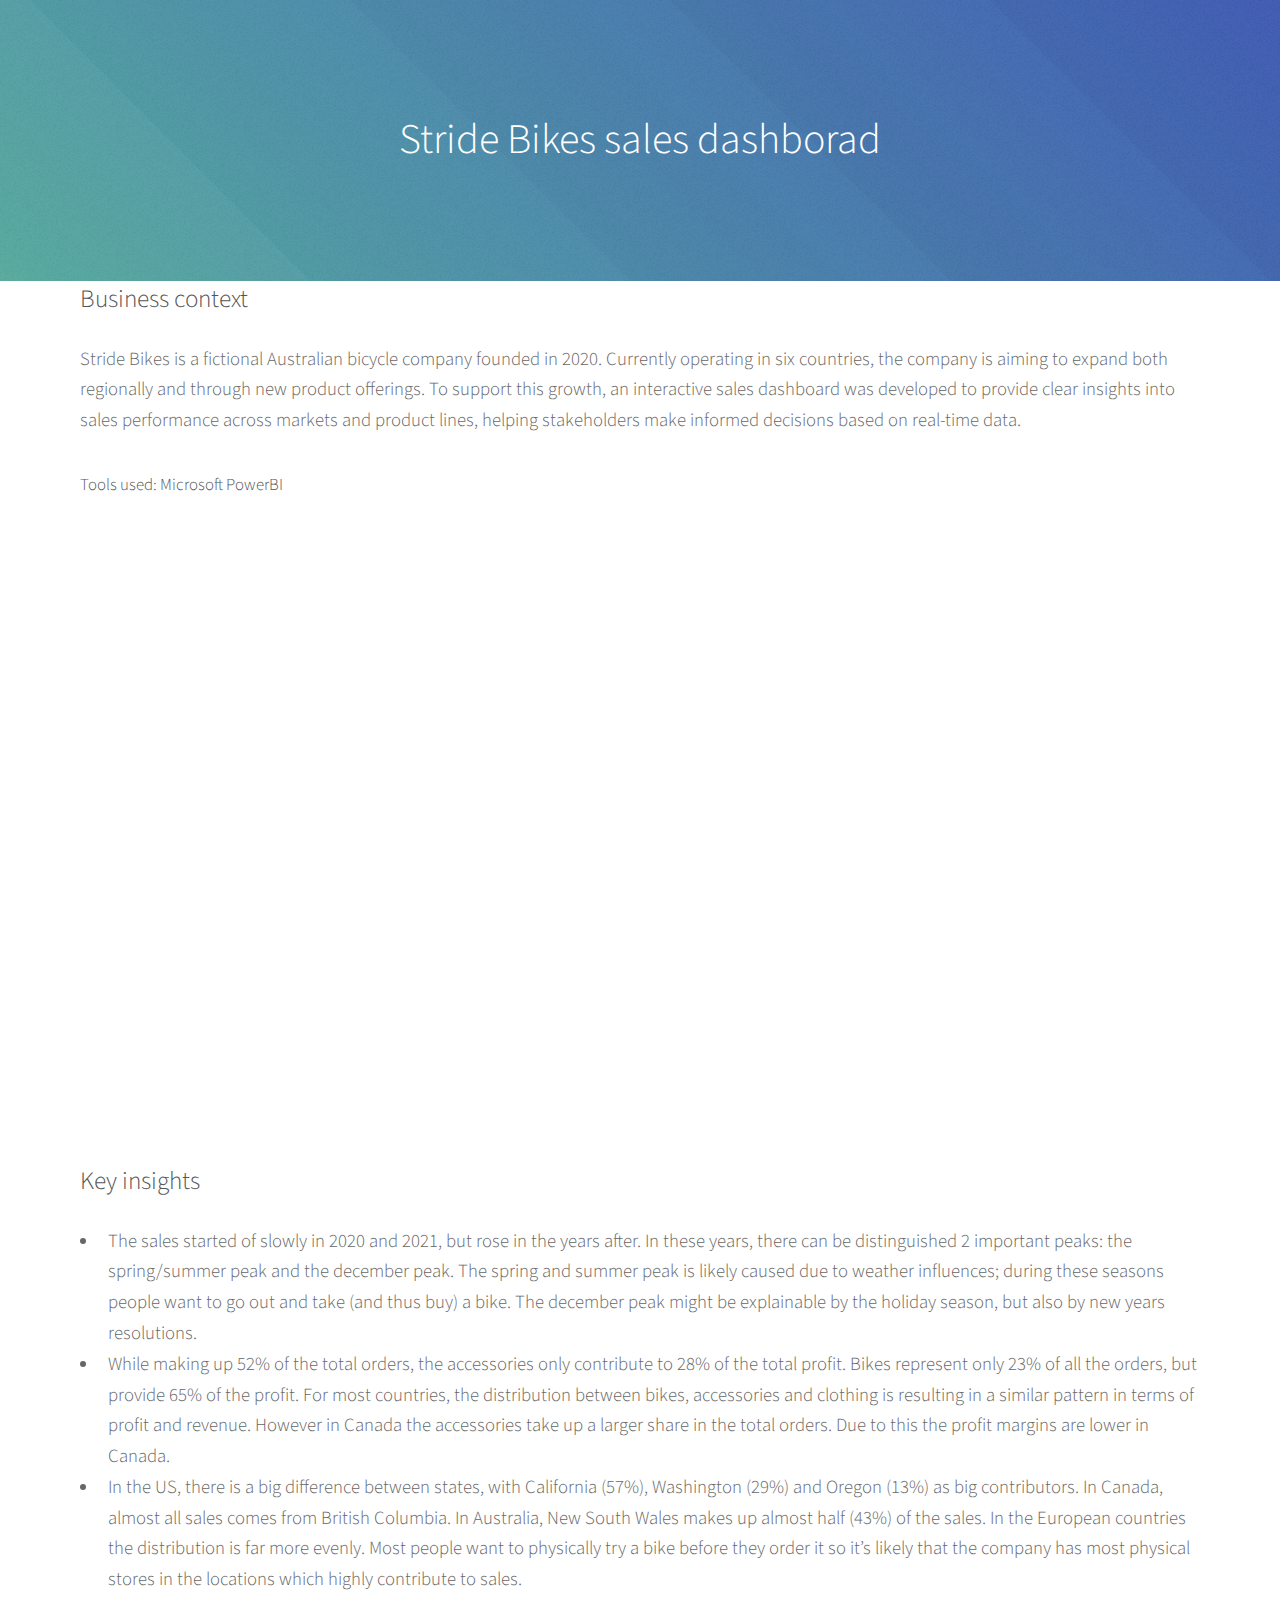
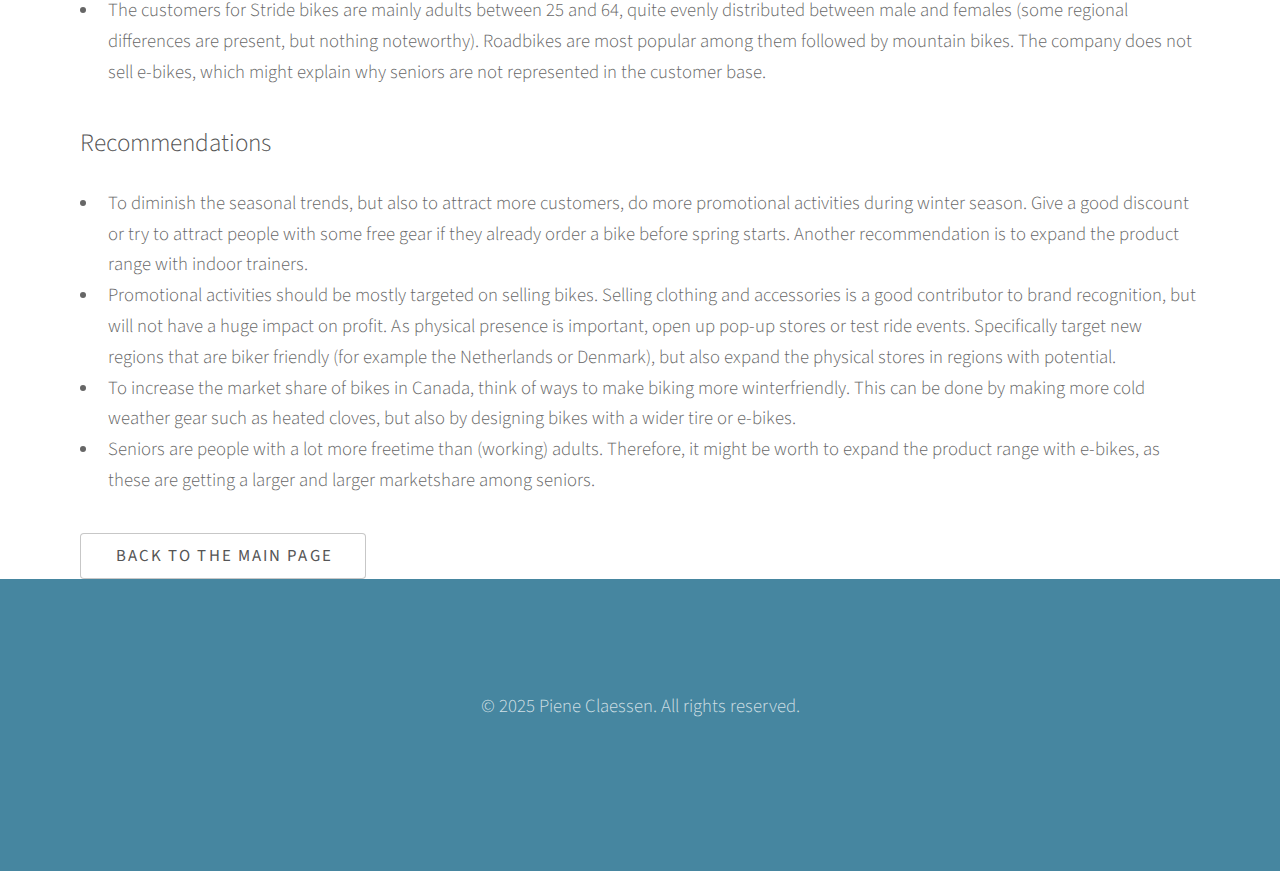
<file: projects/stride.html>
<!DOCTYPE html>
<html lang="en">
<head>
  <meta charset="UTF-8" />
  <title>Stride Bikes sales dashboard</title>
  <link rel="stylesheet" href="../assets/css/main.css" /> <!-- or your CSS path -->
</head>
<body class = "hospital-page">
  <header id="header">
    <h1>Stride Bikes sales dashborad</h1>
  </header>
  <section id="main">
    <div class="container">
      <h3>Business context</h3>
      <p>Stride Bikes is a fictional Australian bicycle company founded in 2020. Currently operating in six countries, the company is aiming to expand both regionally and through new product offerings. To support this growth, an interactive sales dashboard was developed to provide clear insights into sales performance across markets and product lines, helping stakeholders make informed decisions based on real-time data.</p>
      <h5 class="tools-used">Tools used: Microsoft PowerBI</h5>
      <!-- 👇 Add Power BI Report here -->
      <div style="text-align: center; margin-bottom: 2em">
        <!-- Embed the Power BI iframe here -->
        <iframe title="Stride Bikes sales dashboard" width="1000" height="600"
          src="https://app.powerbi.com/view?r=eyJrIjoiNDM5YmY2YjctNTQyMS00MDNlLWI4Y2ItNDRmNGEzNDhjZTY2IiwidCI6ImViNjFmY2UzLTU0NmUtNDVjMC1iZGI5LWM2NDNjOTA1YjMzNyIsImMiOjl9"
          frameborder="0" allowFullScreen="true"></iframe>
      </div>
        
      <h3>Key insights</h3>
        <ul>
            <li>The sales started of slowly in 2020 and 2021, but rose in the years after. In these years, there can be distinguished 2 important peaks: the spring/summer peak and the december peak. The spring and summer peak is likely caused due to weather influences; during these seasons people want to go out and take (and thus buy) a bike. The december peak might be explainable by the holiday season, but also by new years resolutions. </li>
            <li>While making up 52% of the total orders, the accessories only contribute to 28% of the total profit. Bikes represent only 23% of all the orders, but provide 65% of the profit. For most countries, the distribution between bikes, accessories and clothing is resulting in a similar pattern in terms of profit and revenue. However in Canada the accessories take up a larger share in the total orders. Due to this the profit margins are lower in Canada. </li>
            <li>In the US, there is a big difference between states, with California (57%), Washington (29%)  and Oregon (13%) as big contributors. In Canada, almost all sales comes from British Columbia. In Australia, New South Wales makes up almost half (43%) of the sales. In the European countries the distribution is far more evenly. Most people want to physically try a bike before they order it so it’s likely that the company has most physical stores in the locations which highly contribute to sales. </li>
            <li>The customers for Stride bikes are mainly adults between 25 and 64, quite evenly distributed between male and females (some regional differences are present, but nothing noteworthy). Roadbikes are most popular among them followed by mountain bikes. The company does not sell e-bikes, which might explain why seniors are not represented in the customer base.</li>
        </ul>

        <h3>Recommendations</h3>
        <ul>
            <li>To diminish the seasonal trends, but also to attract more customers, do more promotional activities during winter season. Give a good discount or try to attract people with some free gear if they already order a bike before spring starts. Another recommendation is to expand the product range with indoor trainers.</li>
            <li>Promotional activities should be mostly targeted on selling bikes. Selling clothing and accessories is a good contributor to brand recognition, but will not have a huge impact on profit. As physical presence is important, open up pop-up stores or test ride events. Specifically target new regions that are biker friendly (for example the Netherlands or Denmark), but also expand the physical stores in regions with potential.</li>
            <li>To increase the market share of bikes in Canada, think of ways to make biking more winterfriendly. This can be done by making more cold weather gear such as heated cloves, but also by designing bikes with a wider tire or e-bikes.</li>
            <li>Seniors are people with a lot more freetime than (working) adults. Therefore, it might be worth to expand the product range with e-bikes, as these are getting a larger and larger marketshare among seniors. </li>
        </ul>

        <a href="../index.html#three" class="button">Back to the main page</a>
    </div>
  </section>
</div>
</section>
  <footer id="footer">
    <p>&copy; 2025 Piene Claessen. All rights reserved.</p>
  </footer>
</body>
</html>
</file>
<file: styles.css>
:root {
    /* Color Palette - Technical Dark Theme with Cyan Accents */
    --color-bg-primary: #0a0e17;
    --color-bg-secondary: #111827;
    --color-bg-tertiary: #1a2332;
    --color-surface: #1e293b;
    --color-surface-elevated: #2d3b52;

    --color-accent-primary: #00d9ff;
    --color-accent-secondary: #0ea5e9;
    --color-accent-tertiary: #22d3ee;
    --color-accent-glow: rgba(0, 217, 255, 0.3);

    --color-text-primary: #f1f5f9;
    --color-text-secondary: #94a3b8;
    --color-text-muted: #64748b;

    --color-success: #10b981;
    --color-warning: #f59e0b;
    --color-error: #ef4444;

    /* Typography */
    --font-display: 'Archivo', sans-serif;
    --font-mono: 'JetBrains Mono', monospace;

    /* Spacing */
    --spacing-unit: 8px;
    --container-width: 1200px;

    /* Effects */
    --shadow-sm: 0 2px 8px rgba(0, 0, 0, 0.3);
    --shadow-md: 0 4px 16px rgba(0, 0, 0, 0.4);
    --shadow-lg: 0 8px 32px rgba(0, 0, 0, 0.5);
    --shadow-glow: 0 0 20px var(--color-accent-glow);

    --border-radius: 4px;
    --transition-speed: 0.3s;
}

/* Reset & Base Styles */
* {
    margin: 0;
    padding: 0;
    box-sizing: border-box;
}

html {
    scroll-behavior: smooth;
    overflow-x: hidden;
}

body {
    font-family: var(--font-display);
    background: var(--color-bg-primary);
    color: var(--color-text-primary);
    line-height: 1.6;
    overflow-x: hidden;
}

.container {
    max-width: var(--container-width);
    margin: 0 auto;
    padding: 0 calc(var(--spacing-unit) * 3);
}

/* Navigation */
.nav {
    position: fixed;
    top: 0;
    left: 0;
    right: 0;
    z-index: 1000;
    background: rgba(10, 14, 23, 0.9);
    backdrop-filter: blur(10px);
    border-bottom: 1px solid rgba(0, 217, 255, 0.1);
    transition: all var(--transition-speed);
}

.nav.scrolled {
    background: rgba(10, 14, 23, 0.95);
    box-shadow: var(--shadow-md);
}

.nav-container {
    max-width: var(--container-width);
    margin: 0 auto;
    padding: calc(var(--spacing-unit) * 2) calc(var(--spacing-unit) * 3);
    display: flex;
    justify-content: space-between;
    align-items: center;
}

.nav-logo {
    font-family: var(--font-mono);
    font-size: 1.5rem;
    font-weight: 700;
    display: flex;
    align-items: center;
    gap: 4px;
}

.logo-bracket {
    color: var(--color-accent-primary);
}

.logo-name {
    color: var(--color-text-primary);
}

.nav-links {
    display: flex;
    gap: calc(var(--spacing-unit) * 4);
    align-items: center;
}

.nav-link {
    color: var(--color-text-secondary);
    text-decoration: none;
    font-weight: 600;
    font-size: 1rem;
    letter-spacing: 0.5px;
    position: relative;
    transition: color var(--transition-speed);
}

.nav-link::after {
    content: '';
    position: absolute;
    bottom: -4px;
    left: 0;
    width: 0;
    height: 2px;
    background: var(--color-accent-primary);
    transition: width var(--transition-speed);
}

.nav-link:hover {
    color: var(--color-text-primary);
}

.nav-link:hover::after {
    width: 100%;
}

.nav-link-highlight {
    color: var(--color-accent-primary);
}

.nav-toggle {
    display: none;
    flex-direction: column;
    gap: 6px;
    cursor: pointer;
}

.nav-toggle span {
    width: 24px;
    height: 2px;
    background: var(--color-accent-primary);
    transition: all var(--transition-speed);
}

/* ============================================================
   HERO SECTION — Two-column layout
   ============================================================ */

.hero {
    position: relative;
    min-height: 100vh;
    display: flex;
    align-items: center;
    overflow: hidden;
    padding: calc(var(--spacing-unit) * 12) 0 calc(var(--spacing-unit) * 8);
}

/* Sub-page hero (about, portfolio) */
.hero-no-icon {
    min-height: 55vh;
    padding: calc(var(--spacing-unit) * 12) 0 calc(var(--spacing-unit) * 6);
}

/* Background photo element (about page) */
.hero-bg-photo {
    position: absolute;
    right: 8%;
    top: 50%;
    transform: translateY(-50%);
    z-index: 0;
    opacity: 0.07;
    pointer-events: none;
}

.hero-bg-photo img {
    height: 400px;
    width: auto;
    object-fit: contain;
    filter: grayscale(100%);
}

.hero-background {
    position: absolute;
    inset: 0;
    z-index: 0;
}

.grid-overlay {
    position: absolute;
    inset: 0;
    background-image:
        linear-gradient(rgba(0, 217, 255, 0.03) 1px, transparent 1px),
        linear-gradient(90deg, rgba(0, 217, 255, 0.03) 1px, transparent 1px);
    background-size: 50px 50px;
    animation: gridMove 20s linear infinite;
}

@keyframes gridMove {
    0% { transform: translate(0, 0); }
    100% { transform: translate(50px, 50px); }
}

.gradient-orb {
    position: absolute;
    border-radius: 50%;
    filter: blur(80px);
    opacity: 0.3;
    animation: float 20s ease-in-out infinite;
}

.orb-1 {
    width: 600px;
    height: 600px;
    background: radial-gradient(circle, var(--color-accent-primary), transparent);
    top: -200px;
    left: -200px;
}

.orb-2 {
    width: 500px;
    height: 500px;
    background: radial-gradient(circle, var(--color-accent-secondary), transparent);
    bottom: -150px;
    right: -150px;
    animation-delay: -10s;
}

/* Third orb behind the photo column */
.orb-3 {
    width: 400px;
    height: 400px;
    background: radial-gradient(circle, var(--color-accent-primary), transparent);
    top: 50%;
    right: 10%;
    transform: translateY(-50%);
    opacity: 0.18;
    animation-delay: -5s;
}

@keyframes float {
    0%, 100% { transform: translate(0, 0); }
    50% { transform: translate(50px, 50px); }
}

/* Two-column hero layout */
.hero-inner {
    position: relative;
    z-index: 1;
    width: 100%;
    max-width: var(--container-width);
    margin: 0 auto;
    padding: 0 calc(var(--spacing-unit) * 3);
    display: grid;
    grid-template-columns: 55fr 45fr;
    gap: calc(var(--spacing-unit) * 8);
    align-items: center;
}

/* Left column */
.hero-text {
    display: flex;
    flex-direction: column;
    gap: calc(var(--spacing-unit) * 3);
}

.hero-label {
    font-family: var(--font-mono);
    font-size: 0.85rem;
    color: var(--color-accent-primary);
    text-transform: uppercase;
    letter-spacing: 2px;
    animation: fadeInUp 0.6s ease-out;
}

.hero-title {
    font-size: clamp(2.5rem, 5.5vw, 4.5rem);
    font-weight: 900;
    line-height: 1.1;
    letter-spacing: -2px;
    color: var(--color-text-primary);
    animation: fadeInUp 0.7s ease-out 0.1s backwards;
}

.hero-title strong {
    background: linear-gradient(135deg, var(--color-text-primary), var(--color-accent-primary));
    -webkit-background-clip: text;
    -webkit-text-fill-color: transparent;
    background-clip: text;
    display: block;
}

.hero-subtitle {
    font-size: 1.2rem;
    color: var(--color-text-secondary);
    max-width: 500px;
    line-height: 1.7;
    animation: fadeInUp 0.7s ease-out 0.25s backwards;
}

/* Stat pills row */
.hero-pills {
    display: flex;
    flex-wrap: wrap;
    gap: calc(var(--spacing-unit) * 1.5);
    animation: fadeInUp 0.7s ease-out 0.4s backwards;
}

.hero-pill {
    font-family: var(--font-mono);
    font-size: 0.78rem;
    padding: 6px 14px;
    background: var(--color-bg-tertiary);
    border: 1px solid rgba(0, 217, 255, 0.15);
    border-radius: 6px;
    color: var(--color-text-secondary);
    transition: all var(--transition-speed);
}

.hero-pill:hover {
    border-color: rgba(0, 217, 255, 0.4);
    color: var(--color-text-primary);
}

.hero-pill.pill-accent {
    border-color: rgba(0, 217, 255, 0.35);
    color: var(--color-accent-primary);
}

/* CTA buttons row */
.hero-cta {
    display: flex;
    gap: calc(var(--spacing-unit) * 2);
    flex-wrap: wrap;
    animation: fadeInUp 0.7s ease-out 0.55s backwards;
}

/* Ghost button style */
.btn-ghost {
    padding: 12px 24px;
    font-family: var(--font-display);
    font-size: 14px;
    font-weight: 600;
    text-decoration: none;
    border-radius: 8px;
    border: 1px solid var(--color-accent-primary);
    color: var(--color-accent-primary);
    background: transparent;
    transition: all var(--transition-speed);
    cursor: pointer;
    display: inline-block;
    text-align: center;
}

.btn-ghost:hover {
    background: rgba(0, 217, 255, 0.1);
    box-shadow: 0 0 20px rgba(0, 217, 255, 0.2);
    transform: translateY(-2px);
}

/* Right column — photo */
.hero-photo-col {
    display: flex;
    justify-content: center;
    align-items: center;
    position: relative;
    animation: fadeInUp 0.8s ease-out 0.3s backwards;
}

.hero-photo-wrapper {
    position: relative;
    width: 380px;
    max-width: 100%;
}

/* Gradient border via pseudo-element */
.hero-photo-wrapper::before {
    content: '';
    position: absolute;
    inset: -3px;
    border-radius: 18px;
    background: linear-gradient(135deg, var(--color-accent-primary), var(--color-accent-secondary), transparent 70%);
    z-index: 0;
}

/* Gap layer */
.hero-photo-wrapper::after {
    content: '';
    position: absolute;
    inset: -1px;
    border-radius: 16px;
    background: var(--color-bg-primary);
    z-index: 1;
}

/* Radial glow behind photo */
.hero-photo-glow {
    position: absolute;
    inset: -30px;
    border-radius: 50%;
    background: radial-gradient(ellipse at center, rgba(0, 217, 255, 0.18) 0%, transparent 70%);
    z-index: 0;
}

.hero-photo-inner {
    position: relative;
    z-index: 2;
    border-radius: 14px;
    overflow: hidden;
    width: 100%;
    height: 520px;
}

.hero-photo-inner img {
    width: 100%;
    height: 100%;
    object-fit: cover;
    object-position: center top;
    display: block;
}

/* Floating badges */
.hero-badge {
    position: absolute;
    z-index: 3;
    display: flex;
    align-items: center;
    gap: 8px;
    padding: 10px 14px;
    background: var(--color-bg-tertiary);
    border: 1px solid rgba(0, 217, 255, 0.3);
    border-radius: 10px;
    box-shadow: 0 4px 20px rgba(0, 0, 0, 0.4), 0 0 15px rgba(0, 217, 255, 0.15);
    font-family: var(--font-mono);
    font-size: 0.78rem;
    color: var(--color-text-primary);
    white-space: nowrap;
}

.hero-badge i {
    color: var(--color-accent-primary);
    font-size: 1rem;
}

.badge-bottom-left {
    bottom: 28px;
    left: -24px;
    animation: badgeFloat 6s ease-in-out infinite;
    animation-delay: -5s;
}

.badge-top-right {
    top: 28px;
    right: -24px;
    animation: badgeFloat 6s ease-in-out infinite;
    animation-delay: -2s;
}

@keyframes badgeFloat {
    0%, 100% { transform: translateY(0px); }
    50% { transform: translateY(-8px); }
}

/* Sub-page hero (centered, no photo) */
.hero-content {
    position: relative;
    z-index: 1;
    max-width: 900px;
    text-align: center;
    padding: 0 calc(var(--spacing-unit) * 3);
    margin: 0 auto;
    display: flex;
    flex-direction: column;
    align-items: center;
    gap: calc(var(--spacing-unit) * 2);
}

.hero-description {
    font-size: 1.25rem;
    color: var(--color-text-secondary);
    max-width: 700px;
    margin: 0 auto;
    line-height: 1.8;
    animation: fadeInUp 0.8s ease-out 0.4s backwards;
}

.scroll-indicator {
    position: absolute;
    bottom: calc(var(--spacing-unit) * 4);
    left: 50%;
    transform: translateX(-50%);
    display: flex;
    flex-direction: column;
    align-items: center;
    gap: calc(var(--spacing-unit) * 1);
    animation: fadeIn 1s ease-out 1s backwards;
    z-index: 2;
}

.scroll-line {
    width: 2px;
    height: 40px;
    background: linear-gradient(to bottom, transparent, var(--color-accent-primary));
    animation: scrollPulse 2s ease-in-out infinite;
}

.scroll-text {
    font-family: var(--font-mono);
    font-size: 0.75rem;
    color: var(--color-text-muted);
    text-transform: uppercase;
    letter-spacing: 2px;
}

@keyframes scrollPulse {
    0%, 100% { opacity: 0.3; }
    50% { opacity: 1; }
}

/* ============================================================
   BUTTONS
   ============================================================ */

.btn {
    padding: calc(var(--spacing-unit) * 2) calc(var(--spacing-unit) * 4);
    font-family: var(--font-display);
    font-size: 1rem;
    font-weight: 600;
    text-decoration: none;
    border-radius: var(--border-radius);
    transition: all var(--transition-speed);
    cursor: pointer;
    position: relative;
    overflow: hidden;
    display: inline-block;
}

.btn::before {
    content: '';
    position: absolute;
    top: 50%;
    left: 50%;
    width: 0;
    height: 0;
    border-radius: 50%;
    background: rgba(255, 255, 255, 0.1);
    transform: translate(-50%, -50%);
    transition: width 0.6s, height 0.6s;
}

.btn-primary {
    background: var(--color-accent-primary);
    color: var(--color-bg-primary);
    box-shadow: 0 0 20px rgba(0, 217, 255, 0.3);
    padding: 12px 24px;
    font-size: 14px;
    text-align: center;
    border-radius: 8px;
}

.btn-primary:hover {
    background: var(--color-accent-tertiary);
    box-shadow: 0 0 30px rgba(0, 217, 255, 0.5);
    transform: translateY(-2px);
}

.btn-primary:hover::before {
    width: 300px;
    height: 300px;
}

/* Large CTA button for contact section */
.btn-cta-large {
    padding: 16px 32px;
    font-size: 1rem;
    display: inline-flex;
    align-items: center;
    gap: 10px;
    max-width: none;
    width: 100%;
    justify-content: center;
    border-radius: 10px;
    margin-top: calc(var(--spacing-unit) * 2);
}

@keyframes fadeInUp {
    from { opacity: 0; transform: translateY(30px); }
    to { opacity: 1; transform: translateY(0); }
}

@keyframes fadeIn {
    from { opacity: 0; }
    to { opacity: 1; }
}

/* ============================================================
   SECTION BASE STYLES
   ============================================================ */

section {
    padding: calc(var(--spacing-unit) * 8) 0;
    position: relative;
}

.section-header {
    display: flex;
    align-items: center;
    gap: calc(var(--spacing-unit) * 2);
    margin-bottom: calc(var(--spacing-unit) * 6);
}

.section-number {
    font-family: var(--font-mono);
    font-size: 1rem;
    color: var(--color-accent-primary);
    font-weight: 700;
}

.section-title {
    font-size: clamp(2rem, 5vw, 3rem);
    font-weight: 900;
    background: linear-gradient(135deg, var(--color-text-primary), var(--color-accent-primary));
    -webkit-background-clip: text;
    -webkit-text-fill-color: transparent;
    background-clip: text;
}

/* ============================================================
   SOCIAL PROOF STRIP
   ============================================================ */

.social-proof {
    background: var(--color-bg-secondary);
    padding: calc(var(--spacing-unit) * 4) 0;
    border-top: 1px solid rgba(0, 217, 255, 0.06);
    border-bottom: 1px solid rgba(0, 217, 255, 0.06);
}

.social-proof-label {
    font-family: var(--font-mono);
    font-size: 0.72rem;
    color: var(--color-text-muted);
    text-transform: uppercase;
    letter-spacing: 3px;
    text-align: center;
    margin-bottom: calc(var(--spacing-unit) * 2.5);
}

.social-proof-tiles {
    display: flex;
    flex-wrap: wrap;
    justify-content: center;
    gap: calc(var(--spacing-unit) * 2) calc(var(--spacing-unit) * 5);
}

.proof-tile {
    display: flex;
    align-items: center;
    gap: 8px;
    color: var(--color-text-secondary);
    font-family: var(--font-mono);
    font-size: 0.82rem;
    transition: all var(--transition-speed);
    cursor: default;
    padding: 4px 0;
}

.proof-tile i {
    font-size: 1.1rem;
    color: var(--color-text-muted);
    transition: color var(--transition-speed);
    width: 20px;
    text-align: center;
}

.proof-tile:hover {
    color: var(--color-accent-primary);
}

.proof-tile:hover i {
    color: var(--color-accent-primary);
}

.proof-tile.tile-featured {
    border: 1px solid rgba(0, 217, 255, 0.25);
    border-radius: 6px;
    padding: 5px 12px;
    color: var(--color-text-primary);
}

.proof-tile.tile-featured i {
    color: var(--color-accent-primary);
}

.proof-tile.tile-featured:hover {
    border-color: var(--color-accent-primary);
    box-shadow: 0 0 12px rgba(0, 217, 255, 0.15);
}

/* ============================================================
   ABOUT / WHO AM I SECTION
   ============================================================ */

.about {
    background: var(--color-bg-secondary);
}

/* Two-column: text 60% / info panel 40% */
.about-content {
    display: grid;
    grid-template-columns: 60fr 40fr;
    gap: calc(var(--spacing-unit) * 6);
    align-items: start;
}

.about-text {
    display: flex;
    flex-direction: column;
    gap: calc(var(--spacing-unit) * 3);
}

/* Stat cards row */
.about-stats {
    display: grid;
    grid-template-columns: repeat(3, 1fr);
    gap: calc(var(--spacing-unit) * 2);
    margin-bottom: calc(var(--spacing-unit) * 1);
}

.stat-card {
    background: var(--color-bg-tertiary);
    border: 1px solid rgba(0, 217, 255, 0.15);
    border-radius: 10px;
    padding: calc(var(--spacing-unit) * 2) calc(var(--spacing-unit) * 2.5);
    text-align: center;
    transition: all var(--transition-speed);
    opacity: 0;
    transform: scale(0.85);
}

.stat-card.aos-animate {
    opacity: 1;
    transform: scale(1);
}

.stat-card:hover {
    border-color: var(--color-accent-primary);
    box-shadow: 0 4px 20px rgba(0, 217, 255, 0.12);
}

.stat-number {
    font-family: var(--font-mono);
    font-size: 2rem;
    font-weight: 700;
    color: var(--color-accent-primary);
    line-height: 1;
    margin-bottom: 4px;
}

.stat-label {
    font-size: 0.78rem;
    color: var(--color-text-secondary);
    line-height: 1.3;
}

.lead-text {
    font-size: 1.3rem;
    font-weight: 600;
    color: var(--color-text-primary);
    line-height: 1.6;
}

.about-text p {
    color: var(--color-text-secondary);
    font-size: 1.05rem;
    line-height: 1.8;
}

.about-text ul {
    margin: 15px 0;
    padding-left: 20px;
}

.about-text ul li {
    margin-bottom: 10px;
    line-height: 1.6;
    color: var(--color-text-secondary);
}

/* Upgraded info panel */
.about-sidebar {
    display: flex;
    flex-direction: column;
    gap: 0;
    position: sticky;
    top: 100px;
}

.info-panel {
    background: var(--color-bg-tertiary);
    border: 1px solid rgba(0, 217, 255, 0.2);
    border-radius: 16px;
    padding: calc(var(--spacing-unit) * 4);
    display: flex;
    flex-direction: column;
    gap: 0;
}

.info-panel-label {
    font-family: var(--font-mono);
    font-size: 0.72rem;
    color: var(--color-accent-primary);
    text-transform: uppercase;
    letter-spacing: 2px;
    margin-bottom: calc(var(--spacing-unit) * 3);
}

.info-list {
    list-style: none;
    padding: 0;
    margin: 0;
    display: flex;
    flex-direction: column;
}

.info-list li {
    display: flex;
    flex-direction: column;
    gap: 2px;
    padding: calc(var(--spacing-unit) * 1.5) 0;
    border-bottom: 1px solid rgba(255, 255, 255, 0.05);
}

.info-list li:last-child {
    border-bottom: none;
}

.info-label {
    font-family: var(--font-mono);
    font-size: 0.72rem;
    color: var(--color-text-muted);
    text-transform: uppercase;
    letter-spacing: 1px;
}

.info-value {
    color: var(--color-text-primary);
    font-size: 0.95rem;
    font-weight: 600;
}

.panel-divider {
    height: 1px;
    background: rgba(0, 217, 255, 0.1);
    margin: calc(var(--spacing-unit) * 2.5) 0;
}

.certs-label {
    font-family: var(--font-mono);
    font-size: 0.72rem;
    color: var(--color-text-muted);
    text-transform: uppercase;
    letter-spacing: 1px;
    margin-bottom: calc(var(--spacing-unit) * 1.5);
}

.cert-badge {
    display: flex;
    align-items: center;
    gap: calc(var(--spacing-unit) * 2);
    padding: calc(var(--spacing-unit) * 1.5) calc(var(--spacing-unit) * 1.5);
    background: rgba(0, 217, 255, 0.05);
    border-left: 3px solid var(--color-accent-primary);
    border-radius: 0 8px 8px 0;
    margin-bottom: calc(var(--spacing-unit) * 1.5);
    transition: all var(--transition-speed);
}

.cert-badge:last-child {
    margin-bottom: 0;
    border-left-color: var(--color-accent-secondary);
}

.cert-badge:hover {
    background: rgba(0, 217, 255, 0.1);
}

.cert-icon {
    font-size: 1.6rem;
    flex-shrink: 0;
}

.cert-text {
    display: flex;
    flex-direction: column;
    gap: 2px;
}

.cert-name {
    color: var(--color-accent-primary);
    font-family: var(--font-mono);
    font-size: 1rem;
    font-weight: 700;
}

.cert-desc {
    color: var(--color-text-secondary);
    font-size: 0.85rem;
}

/* Legacy info-card for backward compat */
.info-card {
    background: var(--color-bg-tertiary);
    border: 1px solid rgba(0, 217, 255, 0.2);
    border-radius: 12px;
    padding: calc(var(--spacing-unit) * 3);
}

.info-card h3 {
    color: var(--color-accent-primary);
    font-size: 1.2rem;
    font-weight: 700;
    margin-bottom: calc(var(--spacing-unit) * 2);
    text-transform: uppercase;
    letter-spacing: 1px;
}

/* Profile photo used on about page sidebar */
.profile-photo {
    width: 350px;
    height: 500px;
    border-radius: 12px;
    overflow: hidden;
    background-color: #0f1629;
    box-shadow: 0 10px 25px rgba(0, 0, 0, 0.45);
}

.profile-photo img {
    width: 100%;
    height: 100%;
    object-fit: cover;
    border-radius: 12px;
    display: block;
}

/* ============================================================
   SKILLS SECTION
   ============================================================ */

.skills {
    background: var(--color-bg-primary);
}

.skills-container {
    display: grid;
    grid-template-columns: repeat(2, 1fr);
    gap: calc(var(--spacing-unit) * 4);
}

.skill-category {
    background: var(--color-bg-tertiary);
    border: 1px solid rgba(0, 217, 255, 0.15);
    border-radius: 16px;
    padding: calc(var(--spacing-unit) * 2.5);
    transition: all var(--transition-speed);
    opacity: 0;
    transform: translateY(20px);
}

.skill-category.aos-animate {
    opacity: 1;
    transform: translateY(0);
}

.skill-category:hover {
    border-color: var(--color-accent-primary);
    box-shadow: 0 8px 32px rgba(0, 217, 255, 0.12);
}

.category-title {
    display: flex;
    align-items: center;
    gap: calc(var(--spacing-unit) * 2);
    margin-bottom: calc(var(--spacing-unit) * 1.5);
    transition: all var(--transition-speed);
}

.skill-category:hover .category-icon {
    transform: scale(1.1);
}

.category-icon {
    font-size: 1.5rem;
    color: var(--color-accent-primary);
    transition: transform var(--transition-speed);
    display: inline-block;
}

.category-title h3 {
    font-size: 1.1rem;
    font-weight: 600;
    color: var(--color-text-primary);
}

.category-rule {
    height: 1px;
    background: linear-gradient(to right, var(--color-accent-primary), transparent);
    margin-bottom: calc(var(--spacing-unit) * 2);
    opacity: 0.4;
}

.skills-list {
    display: flex;
    flex-wrap: wrap;
    gap: calc(var(--spacing-unit) * 1);
}

.skill-chip {
    font-family: var(--font-mono);
    font-size: 0.75rem;
    padding: 4px 10px;
    background: rgba(0, 217, 255, 0.08);
    color: var(--color-accent-primary);
    border: 1px solid rgba(0, 217, 255, 0.2);
    border-radius: 20px;
    transition: all 0.2s;
}

.skill-chip:hover {
    background: rgba(0, 217, 255, 0.2);
    transform: translateY(-2px);
    border-left: 2px solid var(--color-accent-primary);
}

/* ============================================================
   TIMELINE STYLES
   ============================================================ */

.experience,
.education {
    padding: calc(var(--spacing-unit) * 8) 0;
}

.experience {
    background: var(--color-bg-primary);
}

.education {
    background: var(--color-bg-secondary);
}

.timeline-present-label {
    font-family: var(--font-mono);
    font-size: 0.8rem;
    color: var(--color-accent-primary);
    letter-spacing: 1px;
    margin-bottom: calc(var(--spacing-unit) * 3);
    padding-left: 30px;
}

.timeline-wrapper {
    position: relative;
    padding: calc(var(--spacing-unit) * 4) 0;
    max-width: 900px;
    margin: 0;
    padding-left: 30px;
}

.timeline-line {
    position: absolute;
    left: 8px;
    top: 0;
    bottom: 0;
    width: 1px;
    background: rgba(0, 217, 255, 0.3);
}

.timeline-item {
    position: relative;
    margin-bottom: 14px;
    padding-bottom: 12px;
    border-bottom: 1px solid rgba(0, 217, 255, 0.05);
    opacity: 0;
    transform: translateY(30px);
    transition: all 0.6s ease-out;
}

.timeline-item.aos-animate {
    opacity: 1;
    transform: translateY(0);
}

.timeline-item:last-child {
    border-bottom: none;
    margin-bottom: 0;
}

.timeline-marker {
    position: absolute;
    left: -25px;
    top: 6px;
    width: 10px;
    height: 10px;
    border-radius: 50%;
    background: var(--color-accent-primary);
    box-shadow: 0 0 0 3px var(--color-bg-primary), 0 0 0 4px rgba(0, 217, 255, 0.3);
    z-index: 2;
    transition: all var(--transition-speed);
}

.timeline-item:hover .timeline-marker {
    transform: scale(1.4);
    box-shadow: 0 0 0 3px var(--color-bg-primary), 0 0 0 6px rgba(0, 217, 255, 0.5);
}

.timeline-header {
    display: flex;
    justify-content: space-between;
    align-items: flex-start;
    margin-bottom: 4px;
    gap: 16px;
    flex-wrap: wrap;
}

.timeline-title {
    font-size: 1rem;
    font-weight: 700;
    color: var(--color-text-primary);
    display: flex;
    align-items: center;
    gap: 0.5rem;
}

.timeline-icon {
    font-size: 1rem;
}

.timeline-date {
    font-family: var(--font-mono);
    font-size: 0.85rem;
    color: var(--color-text-muted);
    white-space: nowrap;
}

.timeline-company {
    font-size: 0.85rem;
    color: var(--color-accent-primary);
    margin-bottom: 4px;
}

.timeline-location {
    font-family: var(--font-mono);
    font-size: 0.72rem;
    color: var(--color-text-muted);
    margin-bottom: 6px;
    display: flex;
    align-items: center;
    gap: 4px;
}

.timeline-location i {
    font-size: 0.7rem;
}

.timeline-description {
    font-size: 0.82rem;
    color: var(--color-text-secondary);
    line-height: 1.45;
    margin-bottom: 6px;
}

.timeline-tags {
    display: flex;
    flex-wrap: wrap;
    gap: 4px;
}

.tag {
    font-family: var(--font-mono);
    font-size: 0.65rem;
    padding: 4px 8px;
    background: rgba(0, 217, 255, 0.1);
    color: var(--color-accent-primary);
    border: 1px solid rgba(0, 217, 255, 0.2);
    border-radius: 10px;
    transition: all var(--transition-speed);
}

.tag:hover {
    background: rgba(0, 217, 255, 0.2);
    color: var(--color-accent-primary);
    transform: translateY(-2px);
}

/* Section Divider */
.section-divider {
    display: flex;
    align-items: center;
    justify-content: center;
    margin: calc(var(--spacing-unit) * 6) 0;
    gap: calc(var(--spacing-unit) * 2);
    position: relative;
    padding-left: calc(var(--spacing-unit) * 8);
}

.section-divider::before,
.section-divider::after {
    content: '';
    flex: 1;
    height: 1px;
    background: linear-gradient(to right, transparent, rgba(0, 217, 255, 0.3), transparent);
}

.divider-icon {
    font-size: 2rem;
    filter: drop-shadow(0 0 10px rgba(0, 217, 255, 0.3));
}

/* ============================================================
   ABOUT PAGE — Narrative Sections
   ============================================================ */

.narrative-section {
    padding: calc(var(--spacing-unit) * 7) 0;
}

.narrative-section.bg-secondary {
    background: var(--color-bg-secondary);
}

.narrative-inner {
    max-width: 800px;
    margin: 0 auto;
}

.narrative-inner .section-header {
    margin-bottom: calc(var(--spacing-unit) * 4);
}

.narrative-inner p {
    font-size: 1.1rem;
    color: var(--color-text-secondary);
    line-height: 1.85;
    margin-bottom: calc(var(--spacing-unit) * 3);
}

.narrative-inner p:last-child {
    margin-bottom: 0;
}

.narrative-inner strong {
    color: var(--color-text-primary);
}

/* Background section — two-column with photo */
.narrative-with-photo {
    display: grid;
    grid-template-columns: 1fr 300px;
    gap: calc(var(--spacing-unit) * 8);
    align-items: center;
}

.narrative-text p {
    font-size: 1.05rem;
    color: var(--color-text-secondary);
    line-height: 1.85;
    margin-bottom: calc(var(--spacing-unit) * 3);
}

.narrative-text p:last-child {
    margin-bottom: 0;
}

.narrative-text strong {
    color: var(--color-text-primary);
}

.narrative-photo {
    position: relative;
    border-radius: 12px;
    overflow: hidden;
    background-color: #0f1629;
    box-shadow:
        0 10px 25px rgba(0, 0, 0, 0.6),
        0 20px 50px rgba(0, 0, 0, 0.5),
        0 0 50px rgba(0, 217, 255, 0.15);
}

.narrative-photo img {
    width: 100%;
    height: 100%;
    object-fit: cover;
    object-position: top center;
    border-radius: 12px;
    display: block;
}

/* ============================================================
   PORTFOLIO PAGE
   ============================================================ */

.portfolio {
    padding: calc(var(--spacing-unit) * 12) 0;
    background: var(--color-bg-primary);
}

/* Filter bar */
.portfolio-filters {
    display: flex;
    flex-wrap: wrap;
    gap: calc(var(--spacing-unit) * 1.5);
    margin-bottom: calc(var(--spacing-unit) * 5);
}

.filter-btn {
    font-family: var(--font-mono);
    font-size: 0.8rem;
    padding: 8px 18px;
    background: var(--color-bg-tertiary);
    border: 1px solid rgba(0, 217, 255, 0.15);
    border-radius: 6px;
    color: var(--color-text-secondary);
    cursor: pointer;
    transition: all var(--transition-speed);
    text-transform: uppercase;
    letter-spacing: 0.5px;
}

.filter-btn:hover {
    border-color: rgba(0, 217, 255, 0.4);
    color: var(--color-text-primary);
}

.filter-btn.active {
    background: rgba(0, 217, 255, 0.12);
    border-color: var(--color-accent-primary);
    color: var(--color-accent-primary);
}

.portfolio-grid {
    display: grid;
    grid-template-columns: repeat(auto-fill, minmax(350px, 1fr));
    gap: calc(var(--spacing-unit) * 4);
}

/* Card hidden state for filter */
.project-card.hidden {
    opacity: 0;
    pointer-events: none;
    transform: scale(0.95);
    height: 0;
    overflow: hidden;
    padding: 0;
    margin: 0;
    border: none;
}

.project-card {
    background: var(--color-bg-tertiary);
    border: 1px solid rgba(0, 217, 255, 0.1);
    border-radius: 12px;
    overflow: visible;
    transition: all 0.4s cubic-bezier(0.4, 0, 0.2, 1);
    cursor: pointer;
    opacity: 0;
    transform: translateY(30px);
    display: flex;
    flex-direction: column;
    height: 100%;
}

.project-card.aos-animate {
    opacity: 1;
    transform: translateY(0);
}

.project-card:hover {
    transform: translateY(-8px);
    border-color: var(--color-accent-primary);
    box-shadow: 0 12px 40px rgba(0, 217, 255, 0.2);
}

.project-image {
    width: 100%;
    height: 260px;
    overflow: hidden;
    background: var(--color-bg-tertiary);
    position: relative;
    flex-shrink: 0;
    display: flex;
    align-items: center;
    justify-content: center;
    border-radius: 12px 12px 0 0;
}

.project-image::after {
    content: '🔍 View Details';
    position: absolute;
    inset: 0;
    background: rgba(0, 217, 255, 0.9);
    display: flex;
    align-items: center;
    justify-content: center;
    font-weight: 700;
    font-size: 1.1rem;
    color: var(--color-bg-primary);
    opacity: 0;
    transition: opacity 0.3s;
    border-radius: 12px 12px 0 0;
}

.project-card:hover .project-image::after {
    opacity: 1;
}

/* Category badge on image */
.project-badge {
    position: absolute;
    top: 12px;
    left: 12px;
    z-index: 2;
    font-family: var(--font-mono);
    font-size: 0.7rem;
    padding: 4px 10px;
    background: rgba(10, 14, 23, 0.85);
    border: 1px solid var(--color-accent-primary);
    border-radius: 20px;
    color: var(--color-accent-primary);
    backdrop-filter: blur(4px);
}

.project-image img {
    width: 100%;
    height: 100%;
    object-fit: cover;
    object-position: center;
    transition: none;
}

.project-type-row {
    display: flex;
    align-items: center;
    gap: 6px;
    padding: calc(var(--spacing-unit) * 1.5) calc(var(--spacing-unit) * 3) 0;
    font-family: var(--font-mono);
    font-size: 0.72rem;
    color: var(--color-text-muted);
}

.project-type-row i {
    color: rgba(0, 217, 255, 0.5);
}

.project-content {
    padding: calc(var(--spacing-unit) * 2) calc(var(--spacing-unit) * 3) calc(var(--spacing-unit) * 3);
    flex-grow: 1;
    display: flex;
    flex-direction: column;
}

.project-title {
    font-size: 1.3rem;
    font-weight: 700;
    color: var(--color-text-primary);
    margin-bottom: calc(var(--spacing-unit) * 1.5);
}

.project-description {
    color: var(--color-text-secondary);
    line-height: 1.7;
    font-size: 0.95rem;
    margin-bottom: calc(var(--spacing-unit) * 2.5);
    flex-grow: 1;
}

.project-skills {
    display: flex;
    flex-wrap: wrap;
    gap: calc(var(--spacing-unit) * 1.5);
    margin-top: auto;
}

/* "View Project →" footer link */
.project-link-hint {
    margin-top: calc(var(--spacing-unit) * 2);
    display: flex;
    justify-content: flex-end;
    align-items: center;
    gap: 4px;
    font-family: var(--font-mono);
    font-size: 0.78rem;
    color: var(--color-accent-primary);
    transition: gap var(--transition-speed);
}

.project-card:hover .project-link-hint {
    gap: 8px;
}

/* ============================================================
   MODAL STYLES
   ============================================================ */

.modal-overlay {
    position: fixed;
    inset: 0;
    background: rgba(10, 14, 23, 0.95);
    backdrop-filter: blur(10px);
    z-index: 2000;
    display: flex;
    align-items: center;
    justify-content: center;
    opacity: 0;
    visibility: hidden;
    transition: all 0.3s ease;
    padding: 20px;
}

.modal-overlay.active {
    opacity: 1;
    visibility: visible;
}

.modal-content {
    background: var(--color-bg-secondary);
    border: 1px solid rgba(0, 217, 255, 0.2);
    border-radius: 16px;
    max-width: 1000px;
    width: 82vw;
    max-height: 85vh;
    overflow-y: auto;
    overflow-x: hidden;
    transform: scale(0.9) translateY(30px);
    transition: transform 0.3s ease;
    position: relative;
    box-shadow: 0 20px 60px rgba(0, 0, 0, 0.5);
    line-height: 0;
}

.modal-overlay.active .modal-content {
    transform: scale(1) translateY(0);
}

.modal-close {
    position: absolute;
    top: 20px;
    right: 20px;
    width: 44px;
    height: 44px;
    background: var(--color-accent-primary);
    border: 2px solid var(--color-accent-primary);
    border-radius: 50%;
    display: flex;
    align-items: center;
    justify-content: center;
    cursor: pointer;
    transition: all 0.2s;
    z-index: 10;
    box-shadow: 0 0 20px rgba(0, 217, 255, 0.4);
}

.modal-close:hover {
    background: var(--color-accent-tertiary);
    border-color: var(--color-accent-tertiary);
    transform: rotate(90deg) scale(1.1);
    box-shadow: 0 0 30px rgba(0, 217, 255, 0.6);
}

.modal-close::before,
.modal-close::after {
    content: '';
    position: absolute;
    width: 22px;
    height: 3px;
    background: var(--color-bg-primary);
}

.modal-close::before { transform: rotate(45deg); }
.modal-close::after { transform: rotate(-45deg); }

.modal-image {
    width: 100%;
    height: auto;
    background: var(--color-bg-primary);
    overflow: hidden;
    line-height: 0;
    margin: 0;
    padding: 0;
    display: block;
}

.modal-image img {
    width: 100%;
    height: auto;
    display: block;
    object-fit: contain;
    margin: 0;
    padding: 0;
}

.modal-image iframe {
    width: 100%;
    height: 500px;
    border: none;
    display: block;
    margin: 0;
    padding: 0;
    line-height: 0;
}

.powerbi-aspect-ratio {
    position: relative;
    width: 100%;
    aspect-ratio: 16 / 9;
    overflow: hidden;
    background: #1a1a2e;
}

.powerbi-aspect-ratio iframe {
    position: absolute;
    top: 0;
    left: 0;
    width: 100%;
    height: calc(100% + 70px);
    border: none;
    display: block;
}

.powerbi-container {
    width: 100%;
    background: var(--color-bg-primary);
    overflow: hidden;
    padding: 0;
    margin: 0;
    line-height: 0;
    height: 500px;
}

.powerbi-container iframe {
    width: 100%;
    height: 500px;
    border: none;
    display: block;
    margin: 0;
    padding: 0;
}

.modal-body {
    padding: calc(var(--spacing-unit) * 4);
    padding-top: calc(var(--spacing-unit) * 3);
    line-height: 1.6;
}

.modal-title {
    font-size: 2rem;
    font-weight: 900;
    background: linear-gradient(135deg, var(--color-text-primary), var(--color-accent-primary));
    -webkit-background-clip: text;
    -webkit-text-fill-color: transparent;
    background-clip: text;
    margin-bottom: calc(var(--spacing-unit) * 3);
}

.modal-meta {
    display: flex;
    gap: calc(var(--spacing-unit) * 4);
    margin-bottom: calc(var(--spacing-unit) * 3);
    padding-bottom: calc(var(--spacing-unit) * 3);
    border-bottom: 1px solid rgba(0, 217, 255, 0.1);
    flex-wrap: wrap;
}

.modal-meta-item {
    display: flex;
    flex-direction: column;
    gap: calc(var(--spacing-unit) * 1);
}

.modal-meta-label {
    font-family: var(--font-mono);
    font-size: 0.75rem;
    color: var(--color-text-muted);
    text-transform: uppercase;
    letter-spacing: 1px;
}

.modal-meta-value {
    font-size: 1rem;
    color: var(--color-accent-primary);
    font-weight: 600;
}

.modal-section {
    margin-bottom: calc(var(--spacing-unit) * 3);
}

.modal-section-title {
    font-size: 1.2rem;
    font-weight: 700;
    color: var(--color-text-primary);
    margin-bottom: calc(var(--spacing-unit) * 2);
}

.modal-description {
    color: var(--color-text-secondary);
    line-height: 1.8;
    font-size: 1rem;
}

.modal-features {
    list-style: none;
    padding: 0;
}

.modal-features li {
    color: var(--color-text-secondary);
    line-height: 1.8;
    padding-left: calc(var(--spacing-unit) * 3);
    position: relative;
    margin-bottom: calc(var(--spacing-unit) * 1.5);
}

.modal-features li::before {
    content: '▸';
    position: absolute;
    left: 0;
    color: var(--color-accent-primary);
    font-weight: 700;
}

.modal-skills {
    display: flex;
    flex-wrap: wrap;
    gap: calc(var(--spacing-unit) * 1);
}

/* Modal footer with keyboard hint */
.modal-footer {
    display: flex;
    align-items: center;
    justify-content: space-between;
    padding-top: calc(var(--spacing-unit) * 2);
    border-top: 1px solid rgba(0, 217, 255, 0.1);
    margin-top: calc(var(--spacing-unit) * 2);
    flex-wrap: wrap;
    gap: calc(var(--spacing-unit) * 2);
}

.modal-keyboard-hint {
    font-family: var(--font-mono);
    font-size: 0.72rem;
    color: var(--color-text-muted);
}

.modal-live-btn {
    display: inline-flex;
    align-items: center;
    gap: 6px;
}

/* Scrollbar */
.modal-content::-webkit-scrollbar { width: 8px; }
.modal-content::-webkit-scrollbar-track { background: var(--color-bg-primary); }
.modal-content::-webkit-scrollbar-thumb { background: var(--color-accent-primary); border-radius: 4px; }

/* ============================================================
   CONTACT SECTION
   ============================================================ */

.contact {
    background: linear-gradient(135deg, var(--color-bg-primary), var(--color-bg-secondary));
}

.contact-content {
    display: grid;
    grid-template-columns: 55fr 45fr;
    gap: calc(var(--spacing-unit) * 6);
    align-items: start;
}

.contact-text h3 {
    font-size: 2.5rem;
    margin-bottom: calc(var(--spacing-unit) * 2);
    color: var(--color-text-primary);
    line-height: 1.2;
}

.contact-text p {
    color: var(--color-text-secondary);
    margin-bottom: calc(var(--spacing-unit) * 2);
    line-height: 1.8;
}

/* Availability indicator */
.availability-indicator {
    display: flex;
    align-items: center;
    gap: 8px;
    font-family: var(--font-mono);
    font-size: 0.82rem;
    color: var(--color-success);
    margin-bottom: calc(var(--spacing-unit) * 2);
}

.availability-dot {
    width: 8px;
    height: 8px;
    border-radius: 50%;
    background: var(--color-success);
    flex-shrink: 0;
    animation: dotPulse 2s ease-in-out infinite;
}

@keyframes dotPulse {
    0%, 100% { box-shadow: 0 0 0 0 rgba(16, 185, 129, 0.4); }
    50% { box-shadow: 0 0 0 6px rgba(16, 185, 129, 0); }
}

/* Preferred label above email card */
.contact-preferred-label {
    font-family: var(--font-mono);
    font-size: 0.65rem;
    color: var(--color-accent-primary);
    text-transform: uppercase;
    letter-spacing: 1px;
    margin-bottom: 4px;
    padding-left: 4px;
}

.contact-methods {
    display: flex;
    flex-direction: column;
    gap: calc(var(--spacing-unit) * 2);
}

.contact-card {
    display: flex;
    align-items: center;
    gap: calc(var(--spacing-unit) * 2);
    padding: calc(var(--spacing-unit) * 1.5) calc(var(--spacing-unit) * 2.5);
    background: var(--color-bg-tertiary);
    border: 1px solid rgba(0, 217, 255, 0.1);
    border-radius: var(--border-radius);
    text-decoration: none;
    transition: all var(--transition-speed);
}

.contact-card:hover {
    background: var(--color-surface);
    border-color: var(--color-accent-primary);
    box-shadow: var(--shadow-glow);
    transform: translateX(8px);
}

/* Icon square with accent left border */
.contact-icon-wrap {
    width: 48px;
    height: 48px;
    background: rgba(0, 217, 255, 0.08);
    border-radius: 8px;
    border-left: 3px solid var(--color-accent-primary);
    display: flex;
    align-items: center;
    justify-content: center;
    flex-shrink: 0;
    transition: all var(--transition-speed);
}

.contact-card:hover .contact-icon-wrap {
    background: rgba(0, 217, 255, 0.15);
}

.contact-icon {
    font-size: 1.3rem;
    color: var(--color-accent-primary);
    transition: color var(--transition-speed);
}

.contact-info {
    display: flex;
    flex-direction: column;
    gap: 2px;
}

.contact-label {
    font-family: var(--font-mono);
    font-size: 0.72rem;
    color: var(--color-text-muted);
    text-transform: uppercase;
    letter-spacing: 1px;
}

.contact-value {
    font-size: 1rem;
    font-weight: 600;
    color: var(--color-text-primary);
    transition: color var(--transition-speed);
}

.contact-card:hover .contact-value {
    color: var(--color-accent-primary);
}

/* ============================================================
   FOOTER
   ============================================================ */

.footer {
    background: var(--color-bg-primary);
    border-top: 1px solid rgba(0, 217, 255, 0.1);
    padding: calc(var(--spacing-unit) * 6) 0 calc(var(--spacing-unit) * 4);
}

.footer-content {
    display: grid;
    grid-template-columns: 1fr 1fr;
    gap: calc(var(--spacing-unit) * 6);
}

.footer-logo {
    font-family: var(--font-mono);
    font-size: 1.5rem;
    font-weight: 700;
    margin-bottom: calc(var(--spacing-unit) * 2);
    display: block;
}

.footer-left p {
    color: var(--color-text-secondary);
    max-width: 400px;
    margin-bottom: calc(var(--spacing-unit) * 1.5);
}

/* Social icons */
.footer-social {
    display: flex;
    gap: calc(var(--spacing-unit) * 2);
    margin-top: calc(var(--spacing-unit) * 1.5);
}

.footer-social-icon {
    width: 34px;
    height: 34px;
    display: flex;
    align-items: center;
    justify-content: center;
    color: var(--color-text-muted);
    font-size: 1.1rem;
    transition: color var(--transition-speed);
    text-decoration: none;
}

.footer-social-icon:hover {
    color: var(--color-accent-primary);
}

.footer-links {
    display: flex;
    gap: calc(var(--spacing-unit) * 3);
    margin-bottom: calc(var(--spacing-unit) * 2);
    flex-wrap: wrap;
    align-items: center;
}

.footer-links a {
    color: var(--color-text-secondary);
    text-decoration: none;
    transition: color var(--transition-speed);
}

.footer-links a:hover {
    color: var(--color-accent-primary);
}

.footer-links .btn-primary {
    color: var(--color-bg-primary);
}

.footer-links .btn-primary:hover {
    color: var(--color-bg-primary);
}

.footer-bottom {
    color: var(--color-text-muted);
    font-size: 0.9rem;
}

/* ============================================================
   SCROLL ANIMATIONS
   ============================================================ */

[data-aos] {
    opacity: 0;
    transition: opacity 0.6s ease-out, transform 0.6s ease-out;
}

[data-aos="fade-up"] {
    transform: translateY(30px);
}

[data-aos].aos-animate {
    opacity: 1;
    transform: translateY(0);
}

@keyframes markerPulse {
    0% { transform: scale(0.8); box-shadow: 0 0 0 0 rgba(0, 217, 255, 0.7); }
    50% { transform: scale(1.2); }
    100% { transform: scale(1); box-shadow: 0 0 0 3px var(--color-bg-primary), 0 0 0 4px rgba(0, 217, 255, 0.3); }
}

/* ============================================================
   VIDEO CONTAINER
   ============================================================ */

.video-container {
    position: relative;
    width: 100%;
    padding-bottom: 56.25%;
    height: 0;
    overflow: hidden;
    background: #000;
    border-radius: 0;
    line-height: 0;
}

.video-container video,
.video-container iframe {
    position: absolute;
    top: 0;
    left: 0;
    width: 100%;
    height: 100%;
}

/* ============================================================
   RESPONSIVE DESIGN
   ============================================================ */

/* Laptop / medium desktop */
@media (max-width: 1100px) {
    .hero-photo-wrapper {
        width: 320px;
    }
    .hero-photo-inner {
        height: 450px;
    }
    .badge-bottom-left {
        left: -12px;
        font-size: 0.72rem;
    }
    .badge-top-right {
        right: -12px;
        font-size: 0.72rem;
    }
}

/* Tablet — stack hero */
@media (max-width: 900px) {
    .hero {
        min-height: auto;
        padding: calc(var(--spacing-unit) * 14) 0 calc(var(--spacing-unit) * 8);
    }

    .hero-inner {
        grid-template-columns: 1fr;
        gap: calc(var(--spacing-unit) * 5);
        text-align: center;
    }

    .hero-text {
        align-items: center;
        order: 2;
    }

    .hero-subtitle {
        max-width: 100%;
    }

    .hero-pills {
        justify-content: center;
    }

    .hero-cta {
        justify-content: center;
    }

    .hero-photo-col {
        order: 1;
    }

    .hero-photo-wrapper {
        width: 260px;
    }

    .hero-photo-inner {
        height: 360px;
    }

    .badge-bottom-left {
        left: -8px;
        bottom: 16px;
        font-size: 0.7rem;
        padding: 8px 10px;
    }

    .badge-top-right {
        right: -8px;
        top: 16px;
        font-size: 0.7rem;
        padding: 8px 10px;
    }

    .about-content {
        grid-template-columns: 1fr;
    }

    .about-sidebar {
        position: static;
        order: -1;
    }

    .profile-photo {
        width: 220px;
        height: 300px;
        margin: 0 auto;
    }

    .skills-container {
        grid-template-columns: repeat(2, 1fr);
    }

    .contact-content {
        grid-template-columns: 1fr;
    }

    .footer-content {
        grid-template-columns: 1fr;
        gap: calc(var(--spacing-unit) * 4);
    }

    .timeline-line { left: 8px; }
    .timeline-marker { left: -25px; width: 10px; height: 10px; }
    .timeline-wrapper { padding-left: 30px; }

    .modal-image iframe { height: 350px; }
    .powerbi-container { height: 350px; }
    .powerbi-container iframe { height: 350px; }
    .powerbi-aspect-ratio { aspect-ratio: 16 / 9; }
    .powerbi-aspect-ratio iframe { height: calc(100% + 90px); }
}

/* Mobile */
@media (max-width: 768px) {
    .narrative-with-photo {
        grid-template-columns: 1fr;
    }

    .narrative-photo {
        display: none;
    }

    .nav-links { display: none; }
    .nav-toggle { display: flex; }

    .hero {
        padding: calc(var(--spacing-unit) * 13) 0 calc(var(--spacing-unit) * 6);
    }

    .hero-no-icon {
        min-height: 55vh;
        padding: calc(var(--spacing-unit) * 10) 0 calc(var(--spacing-unit) * 6);
    }

    .hero-title {
        font-size: clamp(2rem, 8vw, 3rem);
        letter-spacing: -1px;
    }

    .hero-photo-wrapper {
        width: 220px;
    }

    .hero-photo-inner {
        height: 300px;
    }

    .hero-badge {
        font-size: 0.68rem;
        padding: 7px 10px;
        gap: 5px;
    }

    .badge-bottom-left {
        left: -4px;
        bottom: 12px;
    }

    .badge-top-right {
        right: -4px;
        top: 12px;
    }

    .hero-cta {
        flex-direction: column;
        width: 100%;
    }

    .hero-cta .btn-primary,
    .hero-cta .btn-ghost {
        width: 100%;
        max-width: 320px;
        text-align: center;
    }

    .about-stats {
        grid-template-columns: repeat(3, 1fr);
    }

    .skills-container {
        grid-template-columns: 1fr;
    }

    .portfolio-grid {
        grid-template-columns: 1fr;
    }

    .modal-content {
        width: 95vw;
        max-height: 90vh;
    }

    .modal-body {
        padding: calc(var(--spacing-unit) * 3);
        padding-top: calc(var(--spacing-unit) * 2);
    }

    .modal-title { font-size: 1.75rem; }

    .modal-meta {
        flex-direction: column;
        gap: calc(var(--spacing-unit) * 2);
    }

    .modal-image iframe { height: 300px; }
    .powerbi-aspect-ratio { aspect-ratio: 16 / 8; }
    .powerbi-aspect-ratio iframe { height: calc(100% + 100px); }

    .modal-close {
        top: 15px;
        right: 15px;
        width: 40px;
        height: 40px;
    }

    .modal-close::before,
    .modal-close::after {
        width: 20px;
        height: 2px;
    }

    .footer-content { grid-template-columns: 1fr; }
    .footer-links {
        flex-direction: column;
        gap: calc(var(--spacing-unit) * 2);
        align-items: flex-start;
    }

    .contact-content { grid-template-columns: 1fr; }

    .social-proof-tiles {
        gap: calc(var(--spacing-unit) * 1.5) calc(var(--spacing-unit) * 3);
    }
}

/* Small phone */
@media (max-width: 480px) {
    .hero-photo-wrapper {
        width: 200px;
    }

    .hero-photo-inner {
        height: 270px;
    }

    .about-stats {
        grid-template-columns: repeat(3, 1fr);
        gap: calc(var(--spacing-unit) * 1);
    }

    .stat-number {
        font-size: 1.5rem;
    }
}
</file>
<file: assets/css/main.css>
@import url("fontawesome-all.min.css");
@import url("https://fonts.googleapis.com/css?family=Source+Sans+Pro:300,300italic,400,400italic");

/*
	Photon by HTML5 UP
	html5up.net | @ajlkn
	Free for personal and commercial use under the CCA 3.0 license (html5up.net/license)
*/

html, body, div, span, applet, object,
iframe, h1, h2, h3, h4, h5, h6, p, blockquote,
pre, a, abbr, acronym, address, big, cite,
code, del, dfn, em, img, ins, kbd, q, s, samp,
small, strike, strong, sub, sup, tt, var, b,
u, i, center, dl, dt, dd, ol, ul, li, fieldset,
form, label, legend, table, caption, tbody,
tfoot, thead, tr, th, td, article, aside,
canvas, details, embed, figure, figcaption,
footer, header, hgroup, menu, nav, output, ruby,
section, summary, time, mark, audio, video {
	margin: 0;
	padding: 0;
	border: 0;
	font-size: 100%;
	font: inherit;
	vertical-align: baseline;}

article, aside, details, figcaption, figure,
footer, header, hgroup, menu, nav, section {
	display: block;}

body {
	line-height: 1;
}

ol, ul {
	list-style: none;
}

blockquote, q {
	quotes: none;
}

	blockquote:before, blockquote:after, q:before, q:after {
		content: '';
		content: none;
	}

table {
	border-collapse: collapse;
	border-spacing: 0;
}

body {
	-webkit-text-size-adjust: none;
}

mark {
	background-color: transparent;
	color: inherit;
}

input::-moz-focus-inner {
	border: 0;
	padding: 0;
}

input, select, textarea {
	-moz-appearance: none;
	-webkit-appearance: none;
	-ms-appearance: none;
	appearance: none;
}

/* Basic */

	html {
		box-sizing: border-box;
	}

	*, *:before, *:after {
		box-sizing: inherit;
	}

	body {
		background: #fff;
	}

		body.is-preload *, body.is-preload *:before, body.is-preload *:after {
			-moz-animation: none !important;
			-webkit-animation: none !important;
			-ms-animation: none !important;
			animation: none !important;
			-moz-transition: none !important;
			-webkit-transition: none !important;
			-ms-transition: none !important;
			transition: none !important;
		}

	body, input, select, textarea {
		color: #666;
		font-family: "Source Sans Pro", Helvetica, sans-serif;
		font-size: 16pt;
		font-weight: 300;
		line-height: 1.65em;
	}

	a {
		-moz-transition: color 0.2s ease-in-out, border-color 0.2s ease-in-out;
		-webkit-transition: color 0.2s ease-in-out, border-color 0.2s ease-in-out;
		-ms-transition: color 0.2s ease-in-out, border-color 0.2s ease-in-out;
		transition: color 0.2s ease-in-out, border-color 0.2s ease-in-out;
		border-bottom: dotted 1px #666;
		color: inherit;
		text-decoration: none;
	}

		a:hover {
			border-bottom-color: transparent !important;
			color: #6bd4c8;
		}

	strong, b {
		color: #555;
		font-weight: 400;
	}

	em, i {
		font-style: italic;
	}

	p {
		margin: 0 0 2em 0;
	}

	h1, h2, h3, h4, h5, h6 {
		color: #555;
		line-height: 1em;
		margin: 0 0 1em 0;
	}

		h1 a, h2 a, h3 a, h4 a, h5 a, h6 a {
			color: inherit;
			text-decoration: none;
		}

	h1 {
		font-size: 2.25em;
		line-height: 1.35em;
	}

	h2 {
		font-size: 2em;
		line-height: 1.35em;
	}

	h3 {
		font-size: 1.35em;
		line-height: 1.5em;
	}

	h4 {
		font-size: 1.25em;
		line-height: 1.5em;
	}

	h5 {
		font-size: 0.9em;
		line-height: 1.5em;
	}

	h6 {
		font-size: 0.7em;
		line-height: 1.5em;
	}

	sub {
		font-size: 0.8em;
		position: relative;
		top: 0.5em;
	}

	sup {
		font-size: 0.8em;
		position: relative;
		top: -0.5em;
	}

	hr {
		border: 0;
		border-bottom: solid 1px rgba(144, 144, 144, 0.5);
		margin: 2em 0;
	}

		hr.major {
			margin: 3em 0;
		}

	blockquote {
		border-left: solid 4px rgba(144, 144, 144, 0.5);
		font-style: italic;
		margin: 0 0 2em 0;
		padding: 0.5em 0 0.5em 2em;
	}

	code {
		background: rgba(144, 144, 144, 0.075);
		border-radius: 4px;
		border: solid 1px rgba(144, 144, 144, 0.5);
		font-family: "Courier New", monospace;
		font-size: 0.9em;
		margin: 0 0.25em;
		padding: 0.25em 0.65em;
	}

	pre {
		-webkit-overflow-scrolling: touch;
		font-family: "Courier New", monospace;
		font-size: 0.9em;
		margin: 0 0 2em 0;
	}

		pre code {
			display: block;
			line-height: 1.75em;
			padding: 1em 1.5em;
			overflow-x: auto;
		}

	.align-left {
		text-align: left;
	}

	.align-center {
		text-align: center;
	}

	.align-right {
		text-align: right;
	}

/* Container */

	.container {
		margin: 0 auto;
		max-width: calc(100% - 4em);
		width: 60em;
	}

		.container.xsmall {
			width: 15em;
		}

		.container.small {
			width: 30em;
		}

		.container.medium {
			width: 45em;
		}

		.container.large {
			width: 75em;
		}

		.container.xlarge {
			width: 90em;
		}

		.container.max {
			width: 100%;
		}

		@media screen and (max-width: 980px) {

			.container {
				max-width: 100% !important;
				width: 100% !important;
			}

		}

		@media screen and (max-width: 480px) {

			.container {
				max-width: calc(100% - 3em);
			}

		}

/* Row */

	.row {
		display: flex;
		flex-wrap: wrap;
		box-sizing: border-box;
		align-items: stretch;
	}

		.row > * {
			box-sizing: border-box;
		}

		.row.gtr-uniform > * > :last-child {
			margin-bottom: 0;
		}

		.row.aln-left {
			justify-content: flex-start;
		}

		.row.aln-center {
			justify-content: center;
		}

		.row.aln-right {
			justify-content: flex-end;
		}

		.row.aln-top {
			align-items: flex-start;
		}

		.row.aln-middle {
			align-items: center;
		}

		.row.aln-bottom {
			align-items: flex-end;
		}

		.row > .imp {
			order: -1;
		}

		.row > .col-1 {
			width: 8.33333%;
		}

		.row > .off-1 {
			margin-left: 8.33333%;
		}

		.row > .col-2 {
			width: 16.66667%;
		}

		.row > .off-2 {
			margin-left: 16.66667%;
		}

		.row > .col-3 {
			width: 25%;
		}

		.row > .off-3 {
			margin-left: 25%;
		}

		.row > .col-4 {
			width: 33.33333%;
		}

		.row > .off-4 {
			margin-left: 33.33333%;
		}

		.row > .col-5 {
			width: 41.66667%;
		}

		.row > .off-5 {
			margin-left: 41.66667%;
		}

		.row > .col-6 {
			width: 50%;
		}

		.row > .off-6 {
			margin-left: 50%;
		}

		.row > .col-7 {
			width: 58.33333%;
		}

		.row > .off-7 {
			margin-left: 58.33333%;
		}

		.row > .col-8 {
			width: 66.66667%;
		}

		.row > .off-8 {
			margin-left: 66.66667%;
		}

		.row > .col-9 {
			width: 75%;
		}

		.row > .off-9 {
			margin-left: 75%;
		}

		.row > .col-10 {
			width: 83.33333%;
		}

		.row > .off-10 {
			margin-left: 83.33333%;
		}

		.row > .col-11 {
			width: 91.66667%;
		}

		.row > .off-11 {
			margin-left: 91.66667%;
		}

		.row > .col-12 {
			width: 100%;
		}

		.row > .off-12 {
			margin-left: 100%;
		}

		.row.gtr-0 {
			margin-top: 0;
			margin-left: 0em;
		}

			.row.gtr-0 > * {
				padding: 0 0 0 0em;
			}

			.row.gtr-0.gtr-uniform {
				margin-top: 0em;
			}

				.row.gtr-0.gtr-uniform > * {
					padding-top: 0em;
				}

		.row.gtr-25 {
			margin-top: 0;
			margin-left: -0.5em;
		}

			.row.gtr-25 > * {
				padding: 0 0 0 0.5em;
			}

			.row.gtr-25.gtr-uniform {
				margin-top: -0.5em;
			}

				.row.gtr-25.gtr-uniform > * {
					padding-top: 0.5em;
				}

		.row.gtr-50 {
			margin-top: 0;
			margin-left: -1em;
		}

			.row.gtr-50 > * {
				padding: 0 0 0 1em;
			}

			.row.gtr-50.gtr-uniform {
				margin-top: -1em;
			}

				.row.gtr-50.gtr-uniform > * {
					padding-top: 1em;
				}

		.row {
			margin-top: 0;
			margin-left: -2em;
		}

			.row > * {
				padding: 0 0 0 2em;
			}

			.row.gtr-uniform {
				margin-top: -2em;
			}

				.row.gtr-uniform > * {
					padding-top: 2em;
				}

		.row.gtr-150 {
			margin-top: 0;
			margin-left: -3em;
		}

			.row.gtr-150 > * {
				padding: 0 0 0 3em;
			}

			.row.gtr-150.gtr-uniform {
				margin-top: -3em;
			}

				.row.gtr-150.gtr-uniform > * {
					padding-top: 3em;
				}

		.row.gtr-200 {
			margin-top: 0;
			margin-left: -4em;
		}

			.row.gtr-200 > * {
				padding: 0 0 0 4em;
			}

			.row.gtr-200.gtr-uniform {
				margin-top: -4em;
			}

				.row.gtr-200.gtr-uniform > * {
					padding-top: 4em;
				}

		@media screen and (max-width: 1680px) {

			.row {
				display: flex;
				flex-wrap: wrap;
				box-sizing: border-box;
				align-items: stretch;
			}

				.row > * {
					box-sizing: border-box;
				}

				.row.gtr-uniform > * > :last-child {
					margin-bottom: 0;
				}

				.row.aln-left {
					justify-content: flex-start;
				}

				.row.aln-center {
					justify-content: center;
				}

				.row.aln-right {
					justify-content: flex-end;
				}

				.row.aln-top {
					align-items: flex-start;
				}

				.row.aln-middle {
					align-items: center;
				}

				.row.aln-bottom {
					align-items: flex-end;
				}

				.row > .imp-xlarge {
					order: -1;
				}

				.row > .col-1-xlarge {
					width: 8.33333%;
				}

				.row > .off-1-xlarge {
					margin-left: 8.33333%;
				}

				.row > .col-2-xlarge {
					width: 16.66667%;
				}

				.row > .off-2-xlarge {
					margin-left: 16.66667%;
				}

				.row > .col-3-xlarge {
					width: 25%;
				}

				.row > .off-3-xlarge {
					margin-left: 25%;
				}

				.row > .col-4-xlarge {
					width: 33.33333%;
				}

				.row > .off-4-xlarge {
					margin-left: 33.33333%;
				}

				.row > .col-5-xlarge {
					width: 41.66667%;
				}

				.row > .off-5-xlarge {
					margin-left: 41.66667%;
				}

				.row > .col-6-xlarge {
					width: 50%;
				}

				.row > .off-6-xlarge {
					margin-left: 50%;
				}

				.row > .col-7-xlarge {
					width: 58.33333%;
				}

				.row > .off-7-xlarge {
					margin-left: 58.33333%;
				}

				.row > .col-8-xlarge {
					width: 66.66667%;
				}

				.row > .off-8-xlarge {
					margin-left: 66.66667%;
				}

				.row > .col-9-xlarge {
					width: 75%;
				}

				.row > .off-9-xlarge {
					margin-left: 75%;
				}

				.row > .col-10-xlarge {
					width: 83.33333%;
				}

				.row > .off-10-xlarge {
					margin-left: 83.33333%;
				}

				.row > .col-11-xlarge {
					width: 91.66667%;
				}

				.row > .off-11-xlarge {
					margin-left: 91.66667%;
				}

				.row > .col-12-xlarge {
					width: 100%;
				}

				.row > .off-12-xlarge {
					margin-left: 100%;
				}

				.row.gtr-0 {
					margin-top: 0;
					margin-left: 0em;
				}

					.row.gtr-0 > * {
						padding: 0 0 0 0em;
					}

					.row.gtr-0.gtr-uniform {
						margin-top: 0em;
					}

						.row.gtr-0.gtr-uniform > * {
							padding-top: 0em;
						}

				.row.gtr-25 {
					margin-top: 0;
					margin-left: -0.5em;
				}

					.row.gtr-25 > * {
						padding: 0 0 0 0.5em;
					}

					.row.gtr-25.gtr-uniform {
						margin-top: -0.5em;
					}

						.row.gtr-25.gtr-uniform > * {
							padding-top: 0.5em;
						}

				.row.gtr-50 {
					margin-top: 0;
					margin-left: -1em;
				}

					.row.gtr-50 > * {
						padding: 0 0 0 1em;
					}

					.row.gtr-50.gtr-uniform {
						margin-top: -1em;
					}

						.row.gtr-50.gtr-uniform > * {
							padding-top: 1em;
						}

				.row {
					margin-top: 0;
					margin-left: -2em;
				}

					.row > * {
						padding: 0 0 0 2em;
					}

					.row.gtr-uniform {
						margin-top: -2em;
					}

						.row.gtr-uniform > * {
							padding-top: 2em;
						}

				.row.gtr-150 {
					margin-top: 0;
					margin-left: -3em;
				}

					.row.gtr-150 > * {
						padding: 0 0 0 3em;
					}

					.row.gtr-150.gtr-uniform {
						margin-top: -3em;
					}

						.row.gtr-150.gtr-uniform > * {
							padding-top: 3em;
						}

				.row.gtr-200 {
					margin-top: 0;
					margin-left: -4em;
				}

					.row.gtr-200 > * {
						padding: 0 0 0 4em;
					}

					.row.gtr-200.gtr-uniform {
						margin-top: -4em;
					}

						.row.gtr-200.gtr-uniform > * {
							padding-top: 4em;
						}

		}

		@media screen and (max-width: 1140px) {

			.row {
				display: flex;
				flex-wrap: wrap;
				box-sizing: border-box;
				align-items: stretch;
			}

				.row > * {
					box-sizing: border-box;
				}

				.row.gtr-uniform > * > :last-child {
					margin-bottom: 0;
				}

				.row.aln-left {
					justify-content: flex-start;
				}

				.row.aln-center {
					justify-content: center;
				}

				.row.aln-right {
					justify-content: flex-end;
				}

				.row.aln-top {
					align-items: flex-start;
				}

				.row.aln-middle {
					align-items: center;
				}

				.row.aln-bottom {
					align-items: flex-end;
				}

				.row > .imp-large {
					order: -1;
				}

				.row > .col-1-large {
					width: 8.33333%;
				}

				.row > .off-1-large {
					margin-left: 8.33333%;
				}

				.row > .col-2-large {
					width: 16.66667%;
				}

				.row > .off-2-large {
					margin-left: 16.66667%;
				}

				.row > .col-3-large {
					width: 25%;
				}

				.row > .off-3-large {
					margin-left: 25%;
				}

				.row > .col-4-large {
					width: 33.33333%;
				}

				.row > .off-4-large {
					margin-left: 33.33333%;
				}

				.row > .col-5-large {
					width: 41.66667%;
				}

				.row > .off-5-large {
					margin-left: 41.66667%;
				}

				.row > .col-6-large {
					width: 50%;
				}

				.row > .off-6-large {
					margin-left: 50%;
				}

				.row > .col-7-large {
					width: 58.33333%;
				}

				.row > .off-7-large {
					margin-left: 58.33333%;
				}

				.row > .col-8-large {
					width: 66.66667%;
				}

				.row > .off-8-large {
					margin-left: 66.66667%;
				}

				.row > .col-9-large {
					width: 75%;
				}

				.row > .off-9-large {
					margin-left: 75%;
				}

				.row > .col-10-large {
					width: 83.33333%;
				}

				.row > .off-10-large {
					margin-left: 83.33333%;
				}

				.row > .col-11-large {
					width: 91.66667%;
				}

				.row > .off-11-large {
					margin-left: 91.66667%;
				}

				.row > .col-12-large {
					width: 100%;
				}

				.row > .off-12-large {
					margin-left: 100%;
				}

				.row.gtr-0 {
					margin-top: 0;
					margin-left: 0em;
				}

					.row.gtr-0 > * {
						padding: 0 0 0 0em;
					}

					.row.gtr-0.gtr-uniform {
						margin-top: 0em;
					}

						.row.gtr-0.gtr-uniform > * {
							padding-top: 0em;
						}

				.row.gtr-25 {
					margin-top: 0;
					margin-left: -0.5em;
				}

					.row.gtr-25 > * {
						padding: 0 0 0 0.5em;
					}

					.row.gtr-25.gtr-uniform {
						margin-top: -0.5em;
					}

						.row.gtr-25.gtr-uniform > * {
							padding-top: 0.5em;
						}

				.row.gtr-50 {
					margin-top: 0;
					margin-left: -1em;
				}

					.row.gtr-50 > * {
						padding: 0 0 0 1em;
					}

					.row.gtr-50.gtr-uniform {
						margin-top: -1em;
					}

						.row.gtr-50.gtr-uniform > * {
							padding-top: 1em;
						}

				.row {
					margin-top: 0;
					margin-left: -2em;
				}

					.row > * {
						padding: 0 0 0 2em;
					}

					.row.gtr-uniform {
						margin-top: -2em;
					}

						.row.gtr-uniform > * {
							padding-top: 2em;
						}

				.row.gtr-150 {
					margin-top: 0;
					margin-left: -3em;
				}

					.row.gtr-150 > * {
						padding: 0 0 0 3em;
					}

					.row.gtr-150.gtr-uniform {
						margin-top: -3em;
					}

						.row.gtr-150.gtr-uniform > * {
							padding-top: 3em;
						}

				.row.gtr-200 {
					margin-top: 0;
					margin-left: -4em;
				}

					.row.gtr-200 > * {
						padding: 0 0 0 4em;
					}

					.row.gtr-200.gtr-uniform {
						margin-top: -4em;
					}

						.row.gtr-200.gtr-uniform > * {
							padding-top: 4em;
						}

		}

		@media screen and (max-width: 980px) {

			.row {
				display: flex;
				flex-wrap: wrap;
				box-sizing: border-box;
				align-items: stretch;
			}

				.row > * {
					box-sizing: border-box;
				}

				.row.gtr-uniform > * > :last-child {
					margin-bottom: 0;
				}

				.row.aln-left {
					justify-content: flex-start;
				}

				.row.aln-center {
					justify-content: center;
				}

				.row.aln-right {
					justify-content: flex-end;
				}

				.row.aln-top {
					align-items: flex-start;
				}

				.row.aln-middle {
					align-items: center;
				}

				.row.aln-bottom {
					align-items: flex-end;
				}

				.row > .imp-medium {
					order: -1;
				}

				.row > .col-1-medium {
					width: 8.33333%;
				}

				.row > .off-1-medium {
					margin-left: 8.33333%;
				}

				.row > .col-2-medium {
					width: 16.66667%;
				}

				.row > .off-2-medium {
					margin-left: 16.66667%;
				}

				.row > .col-3-medium {
					width: 25%;
				}

				.row > .off-3-medium {
					margin-left: 25%;
				}

				.row > .col-4-medium {
					width: 33.33333%;
				}

				.row > .off-4-medium {
					margin-left: 33.33333%;
				}

				.row > .col-5-medium {
					width: 41.66667%;
				}

				.row > .off-5-medium {
					margin-left: 41.66667%;
				}

				.row > .col-6-medium {
					width: 50%;
				}

				.row > .off-6-medium {
					margin-left: 50%;
				}

				.row > .col-7-medium {
					width: 58.33333%;
				}

				.row > .off-7-medium {
					margin-left: 58.33333%;
				}

				.row > .col-8-medium {
					width: 66.66667%;
				}

				.row > .off-8-medium {
					margin-left: 66.66667%;
				}

				.row > .col-9-medium {
					width: 75%;
				}

				.row > .off-9-medium {
					margin-left: 75%;
				}

				.row > .col-10-medium {
					width: 83.33333%;
				}

				.row > .off-10-medium {
					margin-left: 83.33333%;
				}

				.row > .col-11-medium {
					width: 91.66667%;
				}

				.row > .off-11-medium {
					margin-left: 91.66667%;
				}

				.row > .col-12-medium {
					width: 100%;
				}

				.row > .off-12-medium {
					margin-left: 100%;
				}

				.row.gtr-0 {
					margin-top: 0;
					margin-left: 0em;
				}

					.row.gtr-0 > * {
						padding: 0 0 0 0em;
					}

					.row.gtr-0.gtr-uniform {
						margin-top: 0em;
					}

						.row.gtr-0.gtr-uniform > * {
							padding-top: 0em;
						}

				.row.gtr-25 {
					margin-top: 0;
					margin-left: -0.5em;
				}

					.row.gtr-25 > * {
						padding: 0 0 0 0.5em;
					}

					.row.gtr-25.gtr-uniform {
						margin-top: -0.5em;
					}

						.row.gtr-25.gtr-uniform > * {
							padding-top: 0.5em;
						}

				.row.gtr-50 {
					margin-top: 0;
					margin-left: -1em;
				}

					.row.gtr-50 > * {
						padding: 0 0 0 1em;
					}

					.row.gtr-50.gtr-uniform {
						margin-top: -1em;
					}

						.row.gtr-50.gtr-uniform > * {
							padding-top: 1em;
						}

				.row {
					margin-top: 0;
					margin-left: -2em;
				}

					.row > * {
						padding: 0 0 0 2em;
					}

					.row.gtr-uniform {
						margin-top: -2em;
					}

						.row.gtr-uniform > * {
							padding-top: 2em;
						}

				.row.gtr-150 {
					margin-top: 0;
					margin-left: -3em;
				}

					.row.gtr-150 > * {
						padding: 0 0 0 3em;
					}

					.row.gtr-150.gtr-uniform {
						margin-top: -3em;
					}

						.row.gtr-150.gtr-uniform > * {
							padding-top: 3em;
						}

				.row.gtr-200 {
					margin-top: 0;
					margin-left: -4em;
				}

					.row.gtr-200 > * {
						padding: 0 0 0 4em;
					}

					.row.gtr-200.gtr-uniform {
						margin-top: -4em;
					}

						.row.gtr-200.gtr-uniform > * {
							padding-top: 4em;
						}

		}

		@media screen and (max-width: 736px) {

			.row {
				display: flex;
				flex-wrap: wrap;
				box-sizing: border-box;
				align-items: stretch;
			}

				.row > * {
					box-sizing: border-box;
				}

				.row.gtr-uniform > * > :last-child {
					margin-bottom: 0;
				}

				.row.aln-left {
					justify-content: flex-start;
				}

				.row.aln-center {
					justify-content: center;
				}

				.row.aln-right {
					justify-content: flex-end;
				}

				.row.aln-top {
					align-items: flex-start;
				}

				.row.aln-middle {
					align-items: center;
				}

				.row.aln-bottom {
					align-items: flex-end;
				}

				.row > .imp-small {
					order: -1;
				}

				.row > .col-1-small {
					width: 8.33333%;
				}

				.row > .off-1-small {
					margin-left: 8.33333%;
				}

				.row > .col-2-small {
					width: 16.66667%;
				}

				.row > .off-2-small {
					margin-left: 16.66667%;
				}

				.row > .col-3-small {
					width: 25%;
				}

				.row > .off-3-small {
					margin-left: 25%;
				}

				.row > .col-4-small {
					width: 33.33333%;
				}

				.row > .off-4-small {
					margin-left: 33.33333%;
				}

				.row > .col-5-small {
					width: 41.66667%;
				}

				.row > .off-5-small {
					margin-left: 41.66667%;
				}

				.row > .col-6-small {
					width: 50%;
				}

				.row > .off-6-small {
					margin-left: 50%;
				}

				.row > .col-7-small {
					width: 58.33333%;
				}

				.row > .off-7-small {
					margin-left: 58.33333%;
				}

				.row > .col-8-small {
					width: 66.66667%;
				}

				.row > .off-8-small {
					margin-left: 66.66667%;
				}

				.row > .col-9-small {
					width: 75%;
				}

				.row > .off-9-small {
					margin-left: 75%;
				}

				.row > .col-10-small {
					width: 83.33333%;
				}

				.row > .off-10-small {
					margin-left: 83.33333%;
				}

				.row > .col-11-small {
					width: 91.66667%;
				}

				.row > .off-11-small {
					margin-left: 91.66667%;
				}

				.row > .col-12-small {
					width: 100%;
				}

				.row > .off-12-small {
					margin-left: 100%;
				}

				.row.gtr-0 {
					margin-top: 0;
					margin-left: 0em;
				}

					.row.gtr-0 > * {
						padding: 0 0 0 0em;
					}

					.row.gtr-0.gtr-uniform {
						margin-top: 0em;
					}

						.row.gtr-0.gtr-uniform > * {
							padding-top: 0em;
						}

				.row.gtr-25 {
					margin-top: 0;
					margin-left: -0.5em;
				}

					.row.gtr-25 > * {
						padding: 0 0 0 0.5em;
					}

					.row.gtr-25.gtr-uniform {
						margin-top: -0.5em;
					}

						.row.gtr-25.gtr-uniform > * {
							padding-top: 0.5em;
						}

				.row.gtr-50 {
					margin-top: 0;
					margin-left: -1em;
				}

					.row.gtr-50 > * {
						padding: 0 0 0 1em;
					}

					.row.gtr-50.gtr-uniform {
						margin-top: -1em;
					}

						.row.gtr-50.gtr-uniform > * {
							padding-top: 1em;
						}

				.row {
					margin-top: 0;
					margin-left: -2em;
				}

					.row > * {
						padding: 0 0 0 2em;
					}

					.row.gtr-uniform {
						margin-top: -2em;
					}

						.row.gtr-uniform > * {
							padding-top: 2em;
						}

				.row.gtr-150 {
					margin-top: 0;
					margin-left: -3em;
				}

					.row.gtr-150 > * {
						padding: 0 0 0 3em;
					}

					.row.gtr-150.gtr-uniform {
						margin-top: -3em;
					}

						.row.gtr-150.gtr-uniform > * {
							padding-top: 3em;
						}

				.row.gtr-200 {
					margin-top: 0;
					margin-left: -4em;
				}

					.row.gtr-200 > * {
						padding: 0 0 0 4em;
					}

					.row.gtr-200.gtr-uniform {
						margin-top: -4em;
					}

						.row.gtr-200.gtr-uniform > * {
							padding-top: 4em;
						}

		}

		@media screen and (max-width: 480px) {

			.row {
				display: flex;
				flex-wrap: wrap;
				box-sizing: border-box;
				align-items: stretch;
			}

				.row > * {
					box-sizing: border-box;
				}

				.row.gtr-uniform > * > :last-child {
					margin-bottom: 0;
				}

				.row.aln-left {
					justify-content: flex-start;
				}

				.row.aln-center {
					justify-content: center;
				}

				.row.aln-right {
					justify-content: flex-end;
				}

				.row.aln-top {
					align-items: flex-start;
				}

				.row.aln-middle {
					align-items: center;
				}

				.row.aln-bottom {
					align-items: flex-end;
				}

				.row > .imp-xsmall {
					order: -1;
				}

				.row > .col-1-xsmall {
					width: 8.33333%;
				}

				.row > .off-1-xsmall {
					margin-left: 8.33333%;
				}

				.row > .col-2-xsmall {
					width: 16.66667%;
				}

				.row > .off-2-xsmall {
					margin-left: 16.66667%;
				}

				.row > .col-3-xsmall {
					width: 25%;
				}

				.row > .off-3-xsmall {
					margin-left: 25%;
				}

				.row > .col-4-xsmall {
					width: 33.33333%;
				}

				.row > .off-4-xsmall {
					margin-left: 33.33333%;
				}

				.row > .col-5-xsmall {
					width: 41.66667%;
				}

				.row > .off-5-xsmall {
					margin-left: 41.66667%;
				}

				.row > .col-6-xsmall {
					width: 50%;
				}

				.row > .off-6-xsmall {
					margin-left: 50%;
				}

				.row > .col-7-xsmall {
					width: 58.33333%;
				}

				.row > .off-7-xsmall {
					margin-left: 58.33333%;
				}

				.row > .col-8-xsmall {
					width: 66.66667%;
				}

				.row > .off-8-xsmall {
					margin-left: 66.66667%;
				}

				.row > .col-9-xsmall {
					width: 75%;
				}

				.row > .off-9-xsmall {
					margin-left: 75%;
				}

				.row > .col-10-xsmall {
					width: 83.33333%;
				}

				.row > .off-10-xsmall {
					margin-left: 83.33333%;
				}

				.row > .col-11-xsmall {
					width: 91.66667%;
				}

				.row > .off-11-xsmall {
					margin-left: 91.66667%;
				}

				.row > .col-12-xsmall {
					width: 100%;
				}

				.row > .off-12-xsmall {
					margin-left: 100%;
				}

				.row.gtr-0 {
					margin-top: 0;
					margin-left: 0em;
				}

					.row.gtr-0 > * {
						padding: 0 0 0 0em;
					}

					.row.gtr-0.gtr-uniform {
						margin-top: 0em;
					}

						.row.gtr-0.gtr-uniform > * {
							padding-top: 0em;
						}

				.row.gtr-25 {
					margin-top: 0;
					margin-left: -0.5em;
				}

					.row.gtr-25 > * {
						padding: 0 0 0 0.5em;
					}

					.row.gtr-25.gtr-uniform {
						margin-top: -0.5em;
					}

						.row.gtr-25.gtr-uniform > * {
							padding-top: 0.5em;
						}

				.row.gtr-50 {
					margin-top: 0;
					margin-left: -1em;
				}

					.row.gtr-50 > * {
						padding: 0 0 0 1em;
					}

					.row.gtr-50.gtr-uniform {
						margin-top: -1em;
					}

						.row.gtr-50.gtr-uniform > * {
							padding-top: 1em;
						}

				.row {
					margin-top: 0;
					margin-left: -2em;
				}

					.row > * {
						padding: 0 0 0 2em;
					}

					.row.gtr-uniform {
						margin-top: -2em;
					}

						.row.gtr-uniform > * {
							padding-top: 2em;
						}

				.row.gtr-150 {
					margin-top: 0;
					margin-left: -3em;
				}

					.row.gtr-150 > * {
						padding: 0 0 0 3em;
					}

					.row.gtr-150.gtr-uniform {
						margin-top: -3em;
					}

						.row.gtr-150.gtr-uniform > * {
							padding-top: 3em;
						}

				.row.gtr-200 {
					margin-top: 0;
					margin-left: -4em;
				}

					.row.gtr-200 > * {
						padding: 0 0 0 4em;
					}

					.row.gtr-200.gtr-uniform {
						margin-top: -4em;
					}

						.row.gtr-200.gtr-uniform > * {
							padding-top: 4em;
						}

		}

		@media screen and (max-width: 320px) {

			.row {
				display: flex;
				flex-wrap: wrap;
				box-sizing: border-box;
				align-items: stretch;
			}

				.row > * {
					box-sizing: border-box;
				}

				.row.gtr-uniform > * > :last-child {
					margin-bottom: 0;
				}

				.row.aln-left {
					justify-content: flex-start;
				}

				.row.aln-center {
					justify-content: center;
				}

				.row.aln-right {
					justify-content: flex-end;
				}

				.row.aln-top {
					align-items: flex-start;
				}

				.row.aln-middle {
					align-items: center;
				}

				.row.aln-bottom {
					align-items: flex-end;
				}

				.row > .imp-xxsmall {
					order: -1;
				}

				.row > .col-1-xxsmall {
					width: 8.33333%;
				}

				.row > .off-1-xxsmall {
					margin-left: 8.33333%;
				}

				.row > .col-2-xxsmall {
					width: 16.66667%;
				}

				.row > .off-2-xxsmall {
					margin-left: 16.66667%;
				}

				.row > .col-3-xxsmall {
					width: 25%;
				}

				.row > .off-3-xxsmall {
					margin-left: 25%;
				}

				.row > .col-4-xxsmall {
					width: 33.33333%;
				}

				.row > .off-4-xxsmall {
					margin-left: 33.33333%;
				}

				.row > .col-5-xxsmall {
					width: 41.66667%;
				}

				.row > .off-5-xxsmall {
					margin-left: 41.66667%;
				}

				.row > .col-6-xxsmall {
					width: 50%;
				}

				.row > .off-6-xxsmall {
					margin-left: 50%;
				}

				.row > .col-7-xxsmall {
					width: 58.33333%;
				}

				.row > .off-7-xxsmall {
					margin-left: 58.33333%;
				}

				.row > .col-8-xxsmall {
					width: 66.66667%;
				}

				.row > .off-8-xxsmall {
					margin-left: 66.66667%;
				}

				.row > .col-9-xxsmall {
					width: 75%;
				}

				.row > .off-9-xxsmall {
					margin-left: 75%;
				}

				.row > .col-10-xxsmall {
					width: 83.33333%;
				}

				.row > .off-10-xxsmall {
					margin-left: 83.33333%;
				}

				.row > .col-11-xxsmall {
					width: 91.66667%;
				}

				.row > .off-11-xxsmall {
					margin-left: 91.66667%;
				}

				.row > .col-12-xxsmall {
					width: 100%;
				}

				.row > .off-12-xxsmall {
					margin-left: 100%;
				}

				.row.gtr-0 {
					margin-top: 0;
					margin-left: 0em;
				}

					.row.gtr-0 > * {
						padding: 0 0 0 0em;
					}

					.row.gtr-0.gtr-uniform {
						margin-top: 0em;
					}

						.row.gtr-0.gtr-uniform > * {
							padding-top: 0em;
						}

				.row.gtr-25 {
					margin-top: 0;
					margin-left: -0.5em;
				}

					.row.gtr-25 > * {
						padding: 0 0 0 0.5em;
					}

					.row.gtr-25.gtr-uniform {
						margin-top: -0.5em;
					}

						.row.gtr-25.gtr-uniform > * {
							padding-top: 0.5em;
						}

				.row.gtr-50 {
					margin-top: 0;
					margin-left: -1em;
				}

					.row.gtr-50 > * {
						padding: 0 0 0 1em;
					}

					.row.gtr-50.gtr-uniform {
						margin-top: -1em;
					}

						.row.gtr-50.gtr-uniform > * {
							padding-top: 1em;
						}

				.row {
					margin-top: 0;
					margin-left: -2em;
				}

					.row > * {
						padding: 0 0 0 2em;
					}

					.row.gtr-uniform {
						margin-top: -2em;
					}

						.row.gtr-uniform > * {
							padding-top: 2em;
						}

				.row.gtr-150 {
					margin-top: 0;
					margin-left: -3em;
				}

					.row.gtr-150 > * {
						padding: 0 0 0 3em;
					}

					.row.gtr-150.gtr-uniform {
						margin-top: -3em;
					}

						.row.gtr-150.gtr-uniform > * {
							padding-top: 3em;
						}

				.row.gtr-200 {
					margin-top: 0;
					margin-left: -4em;
				}

					.row.gtr-200 > * {
						padding: 0 0 0 4em;
					}

					.row.gtr-200.gtr-uniform {
						margin-top: -4em;
					}

						.row.gtr-200.gtr-uniform > * {
							padding-top: 4em;
						}

		}

/* Section/Article */

	section.special, article.special {
		text-align: center;
	}

	header p {
		color: #999;
		margin: 0 0 1.5em 0;
		position: relative;
	}

	header h2 + p {
		font-size: 1.25em;
		line-height: 1.5em;
		margin-top: -1em;
	}

	header h3 + p {
		font-size: 1.1em;
		line-height: 1.5em;
		margin-top: -0.8em;
	}

	header h4 + p,
	header h5 + p,
	header h6 + p {
		font-size: 0.9em;
		line-height: 1.5em;
		margin-top: -0.6em;
	}

	header.major {
		margin: 0 0 1em 0;
	}

		header.major:after {
			background: rgba(144, 144, 144, 0.5);
			content: '';
			display: inline-block;
			height: 1px;
			margin-top: 1.5em;
			width: 6em;
		}

		header.major h2, header.major h3, header.major h4, header.major h5, header.major h6 {
			margin: 0;
		}

		header.major p {
			margin: 0.7em 0 0 0;
		}

	header.special {
		text-align: center;
	}

/* Form */

	form {
		margin: 0 0 2em 0;
	}

	label {
		color: #555;
		display: block;
		font-size: 0.9em;
		font-weight: 400;
		margin: 0 0 1em 0;
	}

	input[type="text"],
	input[type="password"],
	input[type="email"],
	select,
	textarea {
		-moz-appearance: none;
		-webkit-appearance: none;
		-ms-appearance: none;
		appearance: none;
		background: rgba(144, 144, 144, 0.075);
		border-radius: 4px;
		border: none;
		border: solid 1px rgba(144, 144, 144, 0.5);
		color: inherit;
		display: block;
		outline: 0;
		padding: 0 1em;
		text-decoration: none;
		width: 100%;
	}

		input[type="text"]:invalid,
		input[type="password"]:invalid,
		input[type="email"]:invalid,
		select:invalid,
		textarea:invalid {
			box-shadow: none;
		}

		input[type="text"]:focus,
		input[type="password"]:focus,
		input[type="email"]:focus,
		select:focus,
		textarea:focus {
			border-color: #6bd4c8;
		}

	select {
		background-image: url("data:image/svg+xml;charset=utf8,%3Csvg xmlns='http://www.w3.org/2000/svg' width='40' height='40' preserveAspectRatio='none' viewBox='0 0 40 40'%3E%3Cpath d='M9.4,12.3l10.4,10.4l10.4-10.4c0.2-0.2,0.5-0.4,0.9-0.4c0.3,0,0.6,0.1,0.9,0.4l3.3,3.3c0.2,0.2,0.4,0.5,0.4,0.9 c0,0.4-0.1,0.6-0.4,0.9L20.7,31.9c-0.2,0.2-0.5,0.4-0.9,0.4c-0.3,0-0.6-0.1-0.9-0.4L4.3,17.3c-0.2-0.2-0.4-0.5-0.4-0.9 c0-0.4,0.1-0.6,0.4-0.9l3.3-3.3c0.2-0.2,0.5-0.4,0.9-0.4S9.1,12.1,9.4,12.3z' fill='rgba(144, 144, 144, 0.5)' /%3E%3C/svg%3E");
		background-size: 1.25rem;
		background-repeat: no-repeat;
		background-position: calc(100% - 1rem) center;
		height: 2.75em;
		padding-right: 2.75em;
		text-overflow: ellipsis;
	}

		select option {
			color: #555;
			background: #fff;
		}

		select:focus::-ms-value {
			background-color: transparent;
		}

		select::-ms-expand {
			display: none;
		}

	input[type="text"],
	input[type="password"],
	input[type="email"],
	select {
		height: 2.75em;
	}

	textarea {
		padding: 0.75em 1em;
	}

	input[type="checkbox"],
	input[type="radio"] {
		-moz-appearance: none;
		-webkit-appearance: none;
		-ms-appearance: none;
		appearance: none;
		display: block;
		float: left;
		margin-right: -2em;
		opacity: 0;
		width: 1em;
		z-index: -1;
	}

		input[type="checkbox"] + label,
		input[type="radio"] + label {
			text-decoration: none;
			color: #666;
			cursor: pointer;
			display: inline-block;
			font-size: 1em;
			font-weight: 300;
			padding-left: 2.4em;
			padding-right: 0.75em;
			position: relative;
		}

			input[type="checkbox"] + label:before,
			input[type="radio"] + label:before {
				-moz-osx-font-smoothing: grayscale;
				-webkit-font-smoothing: antialiased;
				display: inline-block;
				font-style: normal;
				font-variant: normal;
				text-rendering: auto;
				line-height: 1;
				text-transform: none !important;
				font-family: 'Font Awesome 5 Free';
				font-weight: 900;
			}

			input[type="checkbox"] + label:before,
			input[type="radio"] + label:before {
				background: rgba(144, 144, 144, 0.075);
				border-radius: 4px;
				border: solid 1px rgba(144, 144, 144, 0.5);
				content: '';
				display: inline-block;
				font-size: 0.8em;
				height: 2.0625em;
				left: 0;
				line-height: 2.0625em;
				position: absolute;
				text-align: center;
				top: 0;
				width: 2.0625em;
			}

		input[type="checkbox"]:checked + label:before,
		input[type="radio"]:checked + label:before {
			background: #666666;
			border-color: #666666;
			color: #ffffff;
			content: '\f00c';
		}

		input[type="checkbox"]:focus + label:before,
		input[type="radio"]:focus + label:before {
			border-color: #6bd4c8;
		}

	input[type="checkbox"] + label:before {
		border-radius: 4px;
	}

	input[type="radio"] + label:before {
		border-radius: 100%;
	}

	::-webkit-input-placeholder {
		color: #999 !important;
		opacity: 1.0;
	}

	:-moz-placeholder {
		color: #999 !important;
		opacity: 1.0;
	}

	::-moz-placeholder {
		color: #999 !important;
		opacity: 1.0;
	}

	:-ms-input-placeholder {
		color: #999 !important;
		opacity: 1.0;
	}

/* Box */

	.box {
		border-radius: 4px;
		border: solid 1px rgba(144, 144, 144, 0.5);
		margin-bottom: 2em;
		padding: 1.5em;
	}

		.box > :last-child,
		.box > :last-child > :last-child,
		.box > :last-child > :last-child > :last-child {
			margin-bottom: 0;
		}

		.box.alt {
			border: 0;
			border-radius: 0;
			padding: 0;
		}

/* Icon */

	.icon {
		text-decoration: none;
		border-bottom: none;
		position: relative;
	}

		.icon:before {
			-moz-osx-font-smoothing: grayscale;
			-webkit-font-smoothing: antialiased;
			display: inline-block;
			font-style: normal;
			font-variant: normal;
			text-rendering: auto;
			line-height: 1;
			text-transform: none !important;
			font-family: 'Font Awesome 5 Free';
			font-weight: 400;
		}

		.icon > .label {
			display: none;
		}

		.icon:before {
			line-height: inherit;
		}

		.icon.solid:before {
			font-weight: 900 !important;
		}

		.icon.brands:before {
			font-family: 'Font Awesome 5 Brands';
		}

		.icon.style1:before {
			color: #c3e895;
		}

		.icon.style2:before {
			color: #8addaa;
		}

		.icon.style3:before {
			color: #6bd4c8;
		}

		.icon.style4:before {
			color: #57aed3;
		}

		.icon.style5:before {
			color: #4a87d3;
		}

		.icon.style6:before {
			color: #6b88e6;
		}

		.icon.major {
			text-decoration: none;
			color: #555;
			cursor: default;
			display: inline-block;
			margin: 0 0 1.5em 0;
		}

			.icon.major:before {
				-moz-osx-font-smoothing: grayscale;
				-webkit-font-smoothing: antialiased;
				display: inline-block;
				font-style: normal;
				font-variant: normal;
				text-rendering: auto;
				line-height: 1;
				text-transform: none !important;
				font-family: 'Font Awesome 5 Free';
				font-weight: 400;
			}

			.icon.major:before {
				font-size: 4em;
				line-height: 1em;
			}

/* Image */

	.image {
		border-radius: 4px;
		border: 0;
		display: inline-block;
		position: relative;
	}

		.image img {
			border-radius: 4px;
			display: block;
		}

		.image.left {
			float: left;
			padding: 0 1.5em 1em 0;
			top: 0.25em;
		}

		.image.right {
			float: right;
			padding: 0 0 1em 1.5em;
			top: 0.25em;
		}

		.image.left, .image.right {
			max-width: 40%;
		}

			.image.left img, .image.right img {
				width: 100%;
			}

		.image.fit {
			display: block;
			margin: 0 0 2em 0;
			width: 100%;
		}

			.image.fit img {
				width: 100%;
			}

/* List */

	ol {
		list-style: decimal;
		margin: 0 0 2em 0;
		padding-left: 1.25em;
	}

		ol li {
			padding-left: 0.25em;
		}

	ul {
		list-style: disc;
		margin: 0 0 2em 0;
		padding-left: 1em;
	}

		ul li {
			padding-left: 0.5em;
		}

		ul.alt {
			list-style: none;
			padding-left: 0;
		}

			ul.alt li {
				border-top: solid 1px rgba(144, 144, 144, 0.5);
				padding: 0.5em 0;
			}

				ul.alt li:first-child {
					border-top: 0;
					padding-top: 0;
				}

	dl {
		margin: 0 0 2em 0;
	}

/* Actions */

	ul.actions {
		display: -moz-flex;
		display: -webkit-flex;
		display: -ms-flex;
		display: flex;
		cursor: default;
		list-style: none;
		margin-left: -1em;
		padding-left: 0;
	}

		ul.actions li {
			padding: 0 0 0 1em;
			vertical-align: middle;
		}

		ul.actions.special {
			-moz-justify-content: center;
			-webkit-justify-content: center;
			-ms-justify-content: center;
			justify-content: center;
			width: 100%;
			margin-left: 0;
		}

			ul.actions.special li:first-child {
				padding-left: 0;
			}

		ul.actions.stacked {
			-moz-flex-direction: column;
			-webkit-flex-direction: column;
			-ms-flex-direction: column;
			flex-direction: column;
			margin-left: 0;
		}

			ul.actions.stacked li {
				padding: 1.3em 0 0 0;
			}

				ul.actions.stacked li:first-child {
					padding-top: 0;
				}

		ul.actions.fit {
			width: calc(100% + 1em);
		}

			ul.actions.fit li {
				-moz-flex-grow: 1;
				-webkit-flex-grow: 1;
				-ms-flex-grow: 1;
				flex-grow: 1;
				-moz-flex-shrink: 1;
				-webkit-flex-shrink: 1;
				-ms-flex-shrink: 1;
				flex-shrink: 1;
				width: 100%;
			}

				ul.actions.fit li > * {
					width: 100%;
				}

			ul.actions.fit.stacked {
				width: 100%;
			}

		@media screen and (max-width: 480px) {

			ul.actions:not(.fixed) {
				-moz-flex-direction: column;
				-webkit-flex-direction: column;
				-ms-flex-direction: column;
				flex-direction: column;
				margin-left: 0;
				width: 100% !important;
			}

				ul.actions:not(.fixed) li {
					-moz-flex-grow: 1;
					-webkit-flex-grow: 1;
					-ms-flex-grow: 1;
					flex-grow: 1;
					-moz-flex-shrink: 1;
					-webkit-flex-shrink: 1;
					-ms-flex-shrink: 1;
					flex-shrink: 1;
					padding: 1em 0 0 0;
					text-align: center;
					width: 100%;
				}

					ul.actions:not(.fixed) li > * {
						width: 100%;
					}

					ul.actions:not(.fixed) li:first-child {
						padding-top: 0;
					}

					ul.actions:not(.fixed) li input[type="submit"],
					ul.actions:not(.fixed) li input[type="reset"],
					ul.actions:not(.fixed) li input[type="button"],
					ul.actions:not(.fixed) li button,
					ul.actions:not(.fixed) li .button {
						width: 100%;
					}

						ul.actions:not(.fixed) li input[type="submit"].icon:before,
						ul.actions:not(.fixed) li input[type="reset"].icon:before,
						ul.actions:not(.fixed) li input[type="button"].icon:before,
						ul.actions:not(.fixed) li button.icon:before,
						ul.actions:not(.fixed) li .button.icon:before {
							margin-left: -0.5em;
						}

		}

/* Icons */

	ul.icons {
		cursor: default;
		list-style: none;
		padding-left: 0;
	}

		ul.icons li {
			display: inline-block;
			padding: 0 1.25em 0 0;
		}

			ul.icons li:last-child {
				padding-right: 0;
			}

			ul.icons li .icon:before {
				font-size: 1.5em;
			}

/* Major Icons */

	ul.major-icons {
		list-style: none;
		padding-left: 0;
	}

		ul.major-icons li {
			display: inline-block;
			padding: 2.5em;
			text-align: center;
		}

			ul.major-icons li .icon {
				-moz-transform: rotate(45deg);
				-webkit-transform: rotate(45deg);
				-ms-transform: rotate(45deg);
				transform: rotate(45deg);
				border-radius: 4px;
				border: solid 1px rgba(144, 144, 144, 0.5);
				display: inline-block;
				height: 8em;
				line-height: 8em;
				margin: 0;
				text-align: center;
				width: 8em;
			}

				ul.major-icons li .icon:before {
					-moz-transform: rotate(-45deg);
					-webkit-transform: rotate(-45deg);
					-ms-transform: rotate(-45deg);
					transform: rotate(-45deg);
					display: inline-block;
					line-height: inherit;
				}

/* Table */

	.table-wrapper {
		-webkit-overflow-scrolling: touch;
		overflow-x: auto;
	}

	table {
		margin: 0 0 2em 0;
		width: 100%;
	}

		table tbody tr {
			border-left: 0;
			border-right: 0;
		}

			table tbody tr:nth-child(2n + 1) {
				background-color: rgba(144, 144, 144, 0.075);
			}

		table td {
			padding: 0.75em 0.75em;
		}

		table th {
			color: #555;
			font-size: 0.9em;
			font-weight: 400;
			padding: 0 0.75em 0.75em 0.75em;
			text-align: left;
		}

		table thead {
			border-bottom: solid 1px rgba(144, 144, 144, 0.5);
		}

		table tfoot {
			border-top: solid 1px rgba(144, 144, 144, 0.5);
		}

		table.alt {
			border-collapse: separate;
		}

			table.alt tbody tr td {
				border: solid 1px rgba(144, 144, 144, 0.5);
				border-left-width: 0;
				border-top-width: 0;
			}

				table.alt tbody tr td:first-child {
					border-left-width: 1px;
				}

			table.alt tbody tr:first-child td {
				border-top-width: 1px;
			}

			table.alt thead {
				border-bottom: 0;
			}

			table.alt tfoot {
				border-top: 0;
			}

/* Button */

	input[type="submit"],
	input[type="reset"],
	input[type="button"],
	button,
	.button {
		-moz-appearance: none;
		-webkit-appearance: none;
		-ms-appearance: none;
		appearance: none;
		-moz-transition: background-color 0.2s ease-in-out, color 0.2s ease-in-out;
		-webkit-transition: background-color 0.2s ease-in-out, color 0.2s ease-in-out;
		-ms-transition: background-color 0.2s ease-in-out, color 0.2s ease-in-out;
		transition: background-color 0.2s ease-in-out, color 0.2s ease-in-out;
		background-color: transparent;
		border-radius: 4px;
		border: 0;
		box-shadow: inset 0 0 0 1px rgba(144, 144, 144, 0.5);
		color: #555 !important;
		cursor: pointer;
		display: inline-block;
		font-size: 0.9em;
		font-weight: 400;
		height: 2.75em;
		letter-spacing: 0.125em;
		line-height: 2.75em;
		padding: 0 2em;
		text-align: center;
		text-decoration: none;
		text-indent: 0.125em;
		text-transform: uppercase;
		white-space: nowrap;
	}

		input[type="submit"]:hover,
		input[type="reset"]:hover,
		input[type="button"]:hover,
		button:hover,
		.button:hover {
			background-color: rgba(144, 144, 144, 0.075);
		}

		input[type="submit"]:active,
		input[type="reset"]:active,
		input[type="button"]:active,
		button:active,
		.button:active {
			background-color: rgba(144, 144, 144, 0.2);
		}

		input[type="submit"].icon:before,
		input[type="reset"].icon:before,
		input[type="button"].icon:before,
		button.icon:before,
		.button.icon:before {
			margin-right: 0.5em;
		}

		input[type="submit"].fit,
		input[type="reset"].fit,
		input[type="button"].fit,
		button.fit,
		.button.fit {
			width: 100%;
		}

		input[type="submit"].small,
		input[type="reset"].small,
		input[type="button"].small,
		button.small,
		.button.small {
			font-size: 0.7em;
		}

		input[type="submit"].large,
		input[type="reset"].large,
		input[type="button"].large,
		button.large,
		.button.large {
			font-size: 1.25em;
		}

		input[type="submit"].wide,
		input[type="reset"].wide,
		input[type="button"].wide,
		button.wide,
		.button.wide {
			min-width: 12em;
		}

		input[type="submit"].primary,
		input[type="reset"].primary,
		input[type="button"].primary,
		button.primary,
		.button.primary {
			background-color: #555;
			box-shadow: none !important;
			color: #fff !important;
		}

			input[type="submit"].primary:hover,
			input[type="reset"].primary:hover,
			input[type="button"].primary:hover,
			button.primary:hover,
			.button.primary:hover {
				background-color: #626262;
			}

			input[type="submit"].primary:active,
			input[type="reset"].primary:active,
			input[type="button"].primary:active,
			button.primary:active,
			.button.primary:active {
				background-color: #484848;
			}

		input[type="submit"].disabled, input[type="submit"]:disabled,
		input[type="reset"].disabled,
		input[type="reset"]:disabled,
		input[type="button"].disabled,
		input[type="button"]:disabled,
		button.disabled,
		button:disabled,
		.button.disabled,
		.button:disabled {
			cursor: default;
			opacity: 0.25;
		}

/* Main */

	.main {
		padding: 6em 0 4em 0 ;
	}

		.main.style1 {
			background: #fff;
		}

		.main.style2 {
			background-color: #333;
			color: rgba(255, 255, 255, 0.75);
			background-attachment: fixed,							fixed;
			background-image: url("images/overlay1.png"), url("../../images/header.jpg");
			background-size: auto,							cover;
		}

			.main.style2 a {
				border-bottom-color: rgba(255, 255, 255, 0.5);
			}

				.main.style2 a:hover {
					color: #ffffff;
				}

			.main.style2 h1, .main.style2 h2, .main.style2 h3, .main.style2 h4, .main.style2 h5, .main.style2 h6, .main.style2 strong, .main.style2 b {
				color: #ffffff;
			}

			.main.style2 header p {
				color: #ffffff;
			}

			.main.style2 header.major:after {
				background: #ffffff;
			}

			.main.style2 input[type="submit"],
			.main.style2 input[type="reset"],
			.main.style2 input[type="button"],
			.main.style2 button,
			.main.style2 .button {
				box-shadow: inset 0 0 0 1px #ffffff;
				color: #ffffff !important;
			}

				.main.style2 input[type="submit"]:hover,
				.main.style2 input[type="reset"]:hover,
				.main.style2 input[type="button"]:hover,
				.main.style2 button:hover,
				.main.style2 .button:hover {
					background-color: rgba(255, 255, 255, 0.125);
				}

				.main.style2 input[type="submit"]:active,
				.main.style2 input[type="reset"]:active,
				.main.style2 input[type="button"]:active,
				.main.style2 button:active,
				.main.style2 .button:active {
					background-color: rgba(255, 255, 255, 0.25);
				}

				.main.style2 input[type="submit"].primary,
				.main.style2 input[type="reset"].primary,
				.main.style2 input[type="button"].primary,
				.main.style2 button.primary,
				.main.style2 .button.primary {
					background-color: #ffffff;
					box-shadow: inset 0 0 0 1px #ffffff !important;
					color: #333 !important;
				}

					.main.style2 input[type="submit"].primary:hover,
					.main.style2 input[type="reset"].primary:hover,
					.main.style2 input[type="button"].primary:hover,
					.main.style2 button.primary:hover,
					.main.style2 .button.primary:hover {
						background-color: rgba(255, 255, 255, 0.125) !important;
						color: #ffffff !important;
					}

					.main.style2 input[type="submit"].primary:active,
					.main.style2 input[type="reset"].primary:active,
					.main.style2 input[type="button"].primary:active,
					.main.style2 button.primary:active,
					.main.style2 .button.primary:active {
						background-color: rgba(255, 255, 255, 0.25) !important;
					}

			.main.style2 ul.major-icons li .icon {
				border-color: #ffffff;
			}

			.main.style2 .icon.major {
				color: #ffffff;
			}

/* Header */

	#header {
		padding: 9em 0 9em 0 ;
		background-color: #4686a0;
		color: rgba(255, 255, 255, 0.75);
		background-attachment: fixed,							fixed,							fixed;
		background-image: url("images/overlay2.png"), url("images/overlay3.svg"), linear-gradient(45deg, #9dc66b 5%, #4fa49a 30%, #4361c2);
		background-position: top left,						center center,					center center;
		background-size: auto,							cover,							cover;
		overflow: hidden;
		position: relative;
		text-align: center;
	}

		#header a {
			border-bottom-color: rgba(255, 255, 255, 0.5);
		}

			#header a:hover {
				color: #ffffff;
			}

		#header h1, #header h2, #header h3, #header h4, #header h5, #header h6, #header strong, #header b {
			color: #ffffff;
		}

		#header header p {
			color: #ffffff;
		}

		#header header.major:after {
			background: #ffffff;
		}

		#header input[type="submit"],
		#header input[type="reset"],
		#header input[type="button"],
		#header button,
		#header .button {
			box-shadow: inset 0 0 0 1px #ffffff;
			color: #ffffff !important;
		}

			#header input[type="submit"]:hover,
			#header input[type="reset"]:hover,
			#header input[type="button"]:hover,
			#header button:hover,
			#header .button:hover {
				background-color: rgba(255, 255, 255, 0.125);
			}

			#header input[type="submit"]:active,
			#header input[type="reset"]:active,
			#header input[type="button"]:active,
			#header button:active,
			#header .button:active {
				background-color: rgba(255, 255, 255, 0.25);
			}

			#header input[type="submit"].primary,
			#header input[type="reset"].primary,
			#header input[type="button"].primary,
			#header button.primary,
			#header .button.primary {
				background-color: #ffffff;
				box-shadow: inset 0 0 0 1px #ffffff !important;
				color: #4686a0 !important;
			}

				#header input[type="submit"].primary:hover,
				#header input[type="reset"].primary:hover,
				#header input[type="button"].primary:hover,
				#header button.primary:hover,
				#header .button.primary:hover {
					background-color: rgba(255, 255, 255, 0.125) !important;
					color: #ffffff !important;
				}

				#header input[type="submit"].primary:active,
				#header input[type="reset"].primary:active,
				#header input[type="button"].primary:active,
				#header button.primary:active,
				#header .button.primary:active {
					background-color: rgba(255, 255, 255, 0.25) !important;
				}

		#header ul.major-icons li .icon {
			border-color: #ffffff;
		}

		#header .icon.major {
			color: #ffffff;
		}

		#header h1 {
			margin: 0;
		}

		#header p {
			margin: 1em 0 0 0;
		}

		#header .actions {
			-moz-justify-content: center;
			-webkit-justify-content: center;
			-ms-justify-content: center;
			justify-content: center;
			margin-top: 2.5em;
			margin-left: 0;
			position: relative;
		}

			#header .actions li:first-child {
				padding-left: 0;
			}

			#header .actions:after {
				background: #ffffff;
				content: '';
				height: 100vh;
				left: 50%;
				position: absolute;
				top: 100%;
				width: 1px;
			}

		#header .inner {
			-moz-transition: -moz-transform 1.5s ease, opacity 2s ease;
			-webkit-transition: -webkit-transform 1.5s ease, opacity 2s ease;
			-ms-transition: -ms-transform 1.5s ease, opacity 2s ease;
			transition: transform 1.5s ease, opacity 2s ease;
			-moz-transition-delay: 0.25s;
			-webkit-transition-delay: 0.25s;
			-ms-transition-delay: 0.25s;
			transition-delay: 0.25s;
			-moz-transform: scale(1);
			-webkit-transform: scale(1);
			-ms-transform: scale(1);
			transform: scale(1);
			opacity: 1;
			position: relative;
			z-index: 1;
		}

			#header .inner .actions {
				-moz-transition: -moz-transform 1.25s ease;
				-webkit-transition: -webkit-transform 1.25s ease;
				-ms-transition: -ms-transform 1.25s ease;
				transition: transform 1.25s ease;
				-moz-transition-delay: 1s;
				-webkit-transition-delay: 1s;
				-ms-transition-delay: 1s;
				transition-delay: 1s;
				-moz-transform: translateY(0);
				-webkit-transform: translateY(0);
				-ms-transform: translateY(0);
				transform: translateY(0);
				opacity: 1;
			}

		#header:after {
			-moz-transition: opacity 1s ease;
			-webkit-transition: opacity 1s ease;
			-ms-transition: opacity 1s ease;
			transition: opacity 1s ease;
			background-image: linear-gradient(45deg, #4fa49a, #4361c2);
			content: '';
			height: 100%;
			left: 0;
			opacity: 0;
			position: absolute;
			top: 0;
			width: 100%;
		}

	body.is-preload #header .inner {
		-moz-transform: scale(1.05);
		-webkit-transform: scale(1.05);
		-ms-transform: scale(1.05);
		transform: scale(1.05);
		opacity: 0;
	}

		body.is-preload #header .inner .actions {
			-moz-transform: translateY(30em);
			-webkit-transform: translateY(30em);
			-ms-transform: translateY(30em);
			transform: translateY(30em);
			opacity: 0;
		}

	body.is-preload #header:after {
		opacity: 1;
	}

/* Footer */

	#footer {
		padding: 6em 0 6em 0 ;
		background-color: #4686a0;
		color: rgba(255, 255, 255, 0.75);
		background-attachment: fixed,							fixed,							fixed;
		background-image: url("images/overlay2.png"), url("images/overlay4.svg"), linear-gradient(45deg, #4361c2, #4fa49a 50%, #9dc66b 95%);
		background-position: top left,						center center,					center center;
		background-size: auto,							cover,							cover;
		text-align: center;
	}

		#footer a {
			border-bottom-color: rgba(255, 255, 255, 0.5);
		}

			#footer a:hover {
				color: #ffffff;
			}

		#footer h1, #footer h2, #footer h3, #footer h4, #footer h5, #footer h6, #footer strong, #footer b {
			color: #ffffff;
		}

		#footer header p {
			color: #ffffff;
		}

		#footer header.major:after {
			background: #ffffff;
		}

		#footer input[type="submit"],
		#footer input[type="reset"],
		#footer input[type="button"],
		#footer button,
		#footer .button {
			box-shadow: inset 0 0 0 1px #ffffff;
			color: #ffffff !important;
		}

			#footer input[type="submit"]:hover,
			#footer input[type="reset"]:hover,
			#footer input[type="button"]:hover,
			#footer button:hover,
			#footer .button:hover {
				background-color: rgba(255, 255, 255, 0.125);
			}

			#footer input[type="submit"]:active,
			#footer input[type="reset"]:active,
			#footer input[type="button"]:active,
			#footer button:active,
			#footer .button:active {
				background-color: rgba(255, 255, 255, 0.25);
			}

			#footer input[type="submit"].primary,
			#footer input[type="reset"].primary,
			#footer input[type="button"].primary,
			#footer button.primary,
			#footer .button.primary {
				background-color: #ffffff;
				box-shadow: inset 0 0 0 1px #ffffff !important;
				color: #4686a0 !important;
			}

				#footer input[type="submit"].primary:hover,
				#footer input[type="reset"].primary:hover,
				#footer input[type="button"].primary:hover,
				#footer button.primary:hover,
				#footer .button.primary:hover {
					background-color: rgba(255, 255, 255, 0.125) !important;
					color: #ffffff !important;
				}

				#footer input[type="submit"].primary:active,
				#footer input[type="reset"].primary:active,
				#footer input[type="button"].primary:active,
				#footer button.primary:active,
				#footer .button.primary:active {
					background-color: rgba(255, 255, 255, 0.25) !important;
				}

		#footer ul.major-icons li .icon {
			border-color: #ffffff;
		}

		#footer .icon.major {
			color: #ffffff;
		}

		#footer .icons {
			margin: 0;
		}

		#footer .copyright {
			font-size: 0.8em;
			list-style: none;
			margin: 2em 0 0 0;
			padding: 0;
		}

			#footer .copyright li {
				border-left: solid 1px;
				display: inline-block;
				line-height: 1em;
				margin-left: 1em;
				padding: 0 0 0 1em;
			}

				#footer .copyright li:first-child {
					border-left: 0;
					margin-left: 0;
					padding: 0;
				}

/* XLarge */

	@media screen and (max-width: 1680px) {

		/* Basic */

			body, input, select, textarea {
				font-size: 14pt;
			}

		/* Header */

			#header {
				padding: 6em 0 6em 0 ;
			}

	}

/* Large */

	@media screen and (max-width: 1140px) {

		/* Basic */

			body, input, select, textarea {
				font-size: 13pt;
			}

			h1 br, h2 br, h3 br, h4 br, h5 br, h6 br {
				display: none;
			}

		/* List */

			ul.major-icons li {
				padding: 2em;
			}

				ul.major-icons li .icon {
					height: 8em;
					line-height: 8em;
					width: 8em;
				}

		/* Main */

			.main {
				padding: 4em 0 2em 0 ;
			}

				.main.style2 {
					background-attachment: scroll;
				}

		/* Header */

			#header {
				padding: 5em 0 5em 0 ;
				background-attachment: scroll;
			}

				#header br {
					display: inline;
				}

		/* Footer */

			#footer {
				padding: 4em 0 4em 0 ;
				background-attachment: scroll;
			}

	}

/* Medium */

	@media screen and (max-width: 980px) {

		/* List */

			ul.major-icons li {
				padding: 2em;
			}

				ul.major-icons li .icon {
					height: 7em;
					line-height: 7em;
					width: 7em;
				}

		/* Main */

			.main {
				padding: 5em 3em 3em 3em ;
			}

		/* Header */

			#header {
				padding: 8em 3em 8em 3em ;
			}

		/* Footer */

			#footer {
				padding: 5em 3em 5em 3em ;
			}

		/* One */

			#one {
				text-align: center;
			}

		/* Two */

			#two {
				text-align: center;
			}

	}

/* Small */

	@media screen and (max-width: 736px) {

		/* Basic */

			body, input, select, textarea {
				font-size: 12pt;
			}

			h1 {
				font-size: 1.75em;
			}

			h2 {
				font-size: 1.5em;
			}

			h3 {
				font-size: 1.1em;
			}

			h4 {
				font-size: 1em;
			}

		/* List */

			ul.major-icons li {
				padding: 1.5em;
			}

				ul.major-icons li .icon {
					height: 5em;
					line-height: 5em;
					width: 5em;
				}

					ul.major-icons li .icon:before {
						font-size: 42px;
					}

		/* Icon */

			.icon.major {
				margin: 0 0 1em 0;
			}

		/* Button */

			input[type="submit"],
			input[type="reset"],
			input[type="button"],
			button,
			.button {
				height: 3em;
				line-height: 3em;
			}

		/* Main */

			.main {
				padding: 3em 1.5em 1em 1.5em ;
			}

		/* Header */

			#header {
				padding: 4em 3em 4em 3em ;
			}

				#header .actions {
					margin: 2em 0 0 0;
				}

		/* Footer */

			#footer {
				padding: 3em 1.5em 3em 1.5em ;
			}

	}

/* XSmall */

	@media screen and (max-width: 480px) {

		/* Button */

			input[type="submit"],
			input[type="reset"],
			input[type="button"],
			.button {
				padding: 0;
			}

		/* Main */

			.main {
				padding: 2em 1.5em 0.1em 1.5em ;
			}

		/* Header */

			#header {
				padding: 4em 2em 4em 2em ;
			}

				#header br {
					display: none;
				}

		/* Footer */

			#footer {
				padding: 2em 1.5em 2em 1.5em ;
			}

				#footer .copyright {
					margin: 1.5em 0 0 0;
				}

					#footer .copyright li {
						border: 0;
						display: block;
						margin: 1em 0 0 0;
						padding: 0;
					}

						#footer .copyright li:first-child {
							margin-top: 0;
						}

	}

/* XXSmall */

	@media screen and (max-width: 320px) {

		/* Basic */

			html, body {
				min-width: 320px;
			}

		/* Main */

			.main {
				padding: 2em 1em 0.1em 1em ;
			}

		/* Header */

			#header {
				padding: 3em 1em 3em 1em ;
			}

		/* Footer */

			#footer {
				padding: 2em 1em 2em 1em ;
			}

	}
</file>
